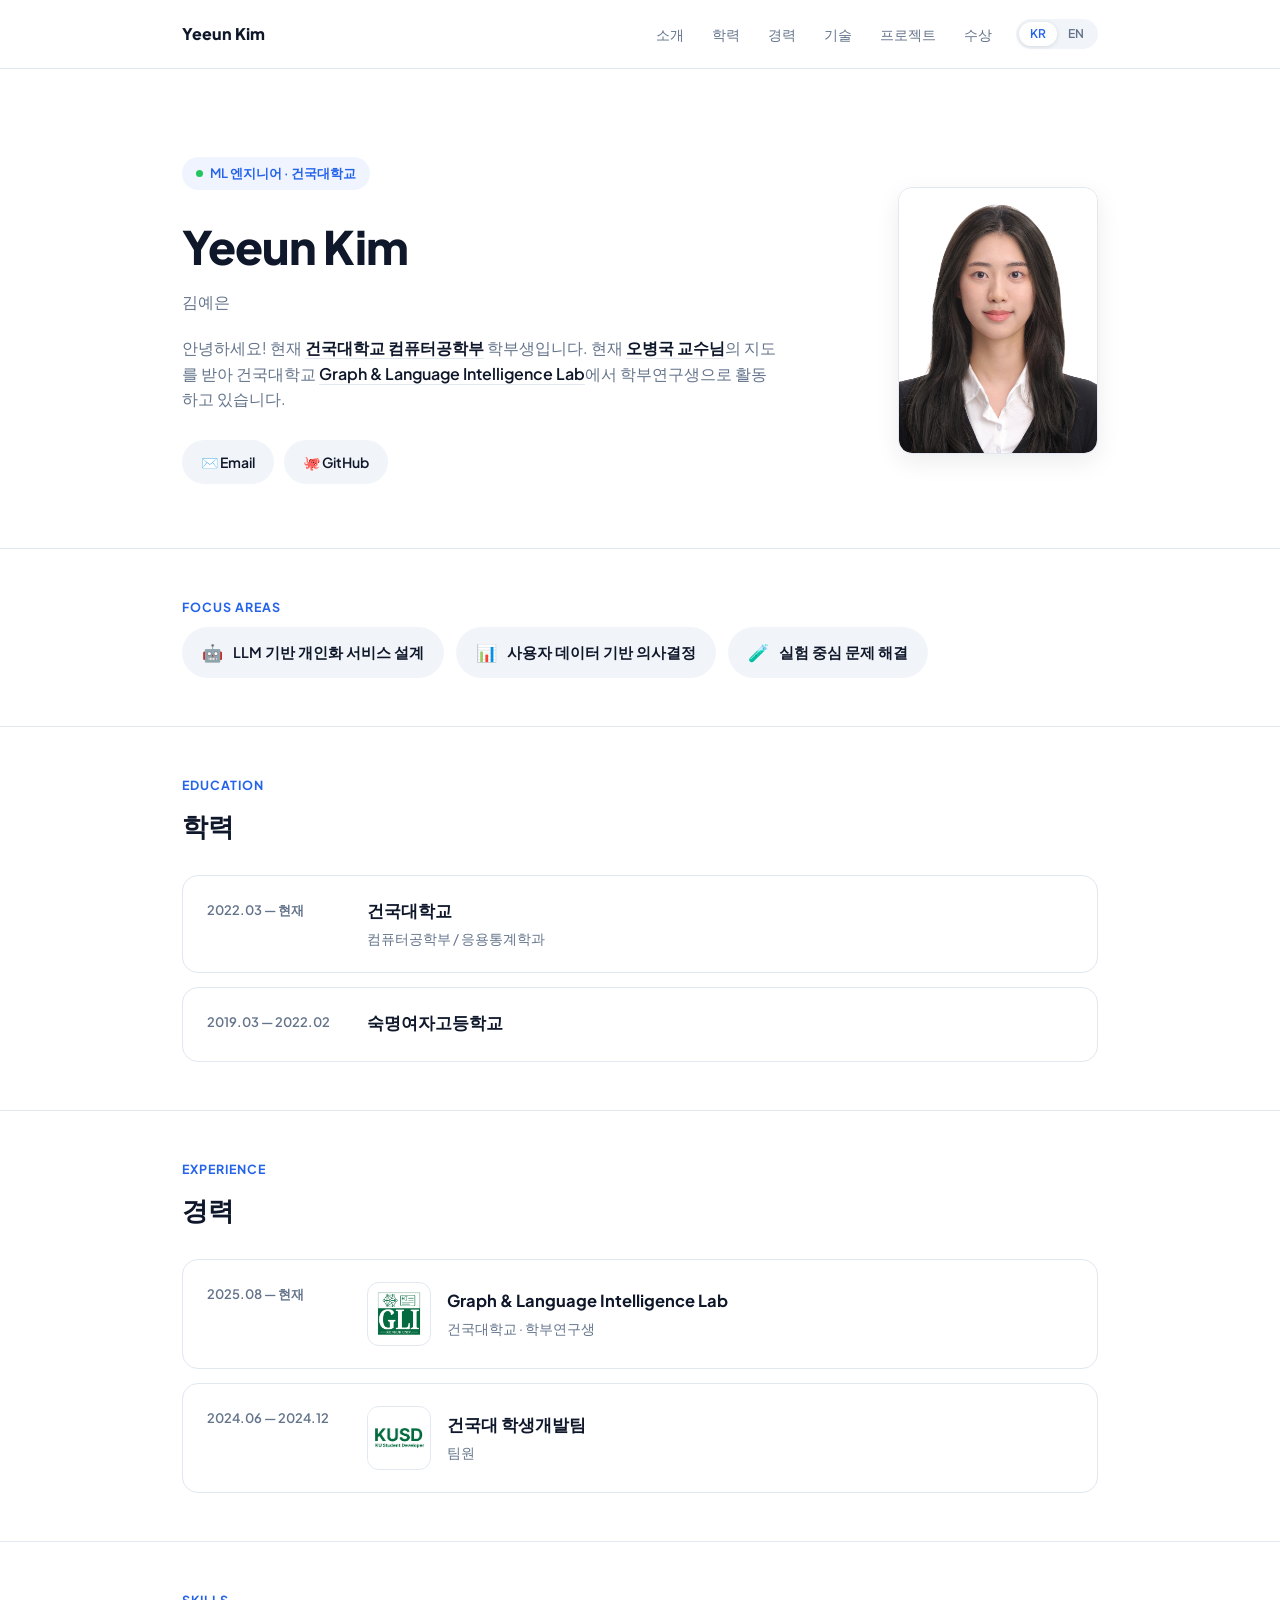
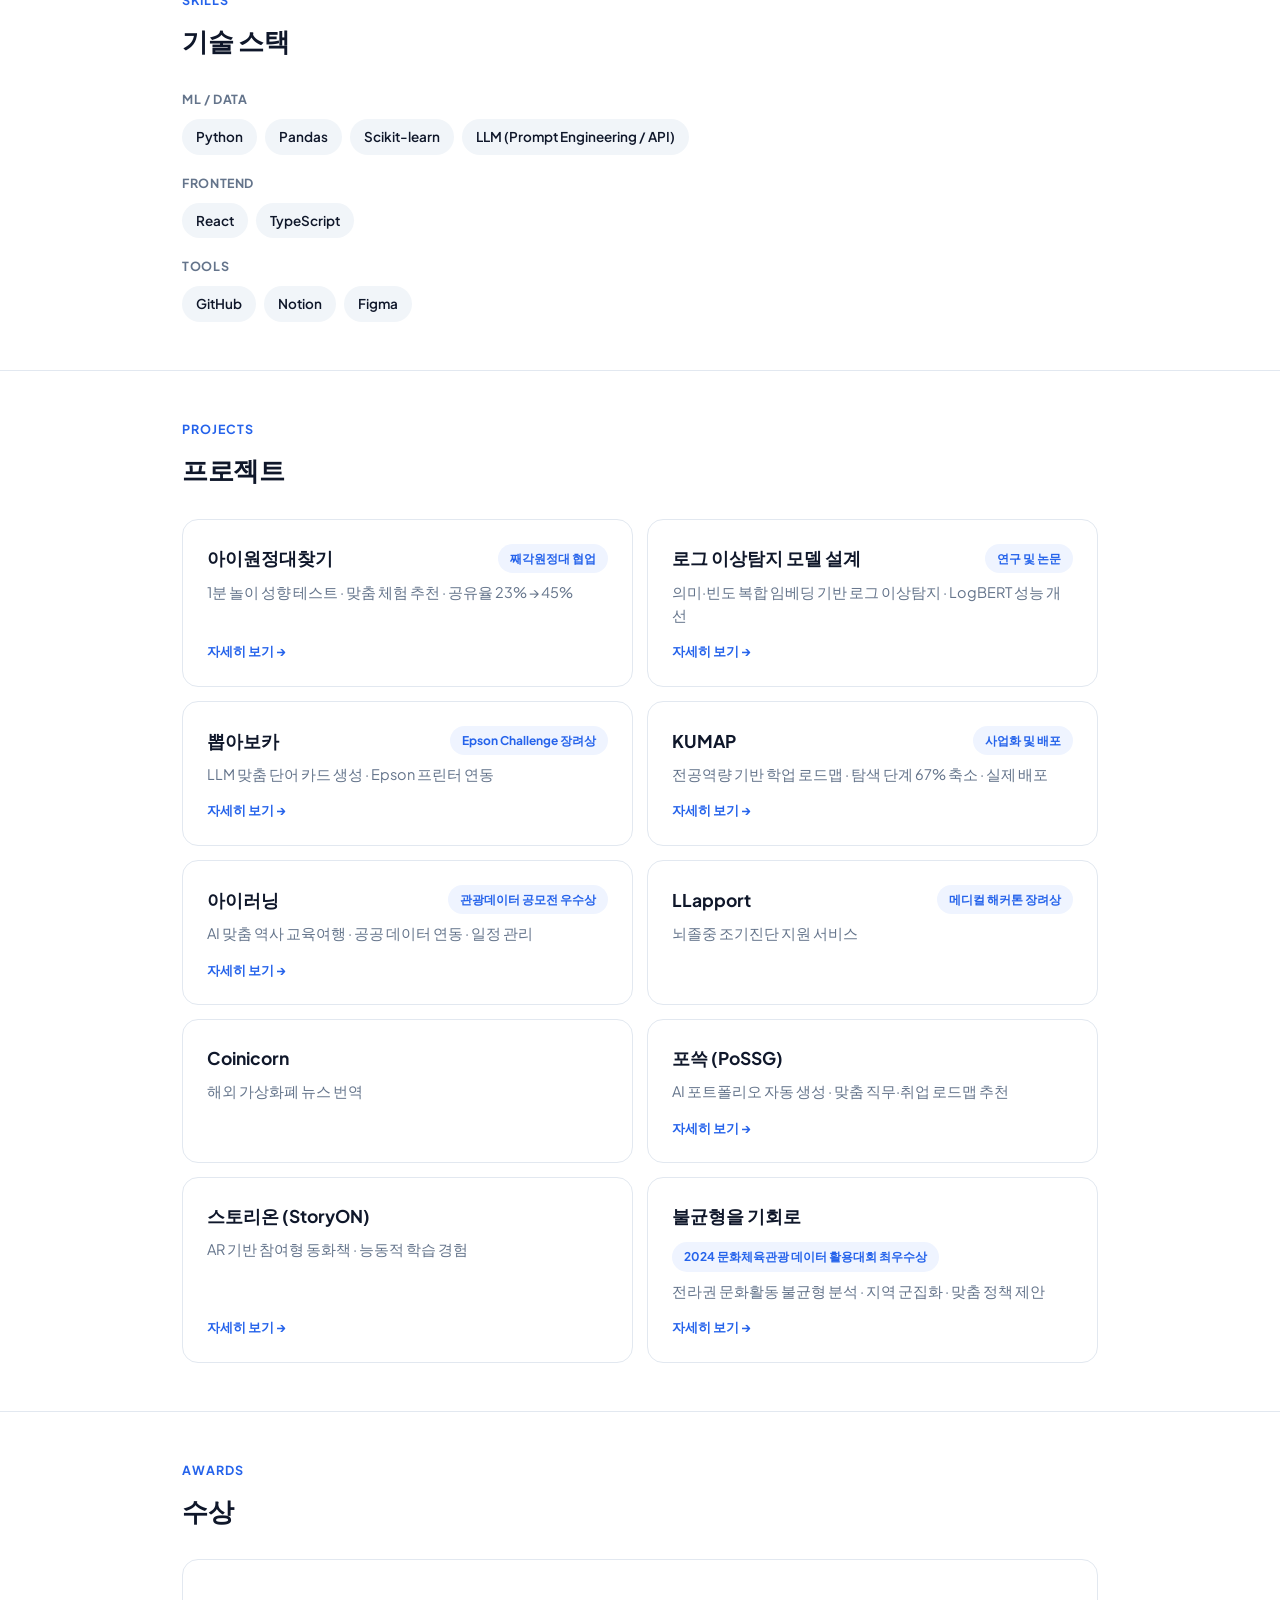
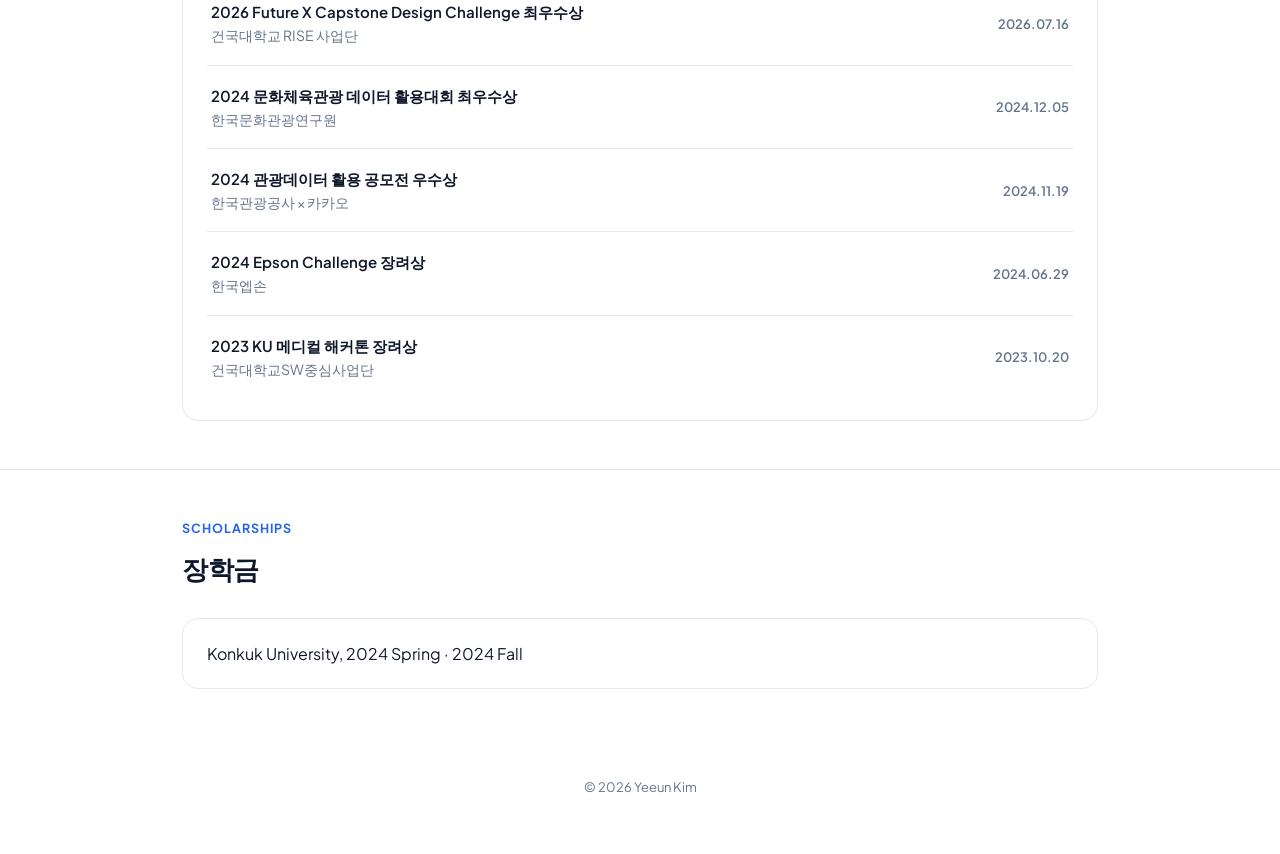
<file: index.html>
<!DOCTYPE html>
<html lang="ko">
  <head>
    <meta charset="UTF-8" />
    <meta name="viewport" content="width=device-width, initial-scale=1.0" />
    <title>Yeeun Kim</title>
    <link rel="preconnect" href="https://fonts.googleapis.com" />
    <link rel="preconnect" href="https://fonts.gstatic.com" crossorigin />
    <link
      href="https://fonts.googleapis.com/css2?family=Plus+Jakarta+Sans:wght@400;500;600;700;800&display=swap"
      rel="stylesheet"
    />
    <style>
      :root {
        --bg: #ffffff;
        --ink: #0f172a;
        --ink-soft: #64748b;
        --accent: #2563eb;
        --accent-soft: #eff4ff;
        --pill-bg: #f1f5f9;
        --line: #e2e8f0;
        --sans: 'Plus Jakarta Sans', -apple-system, sans-serif;
      }

      * {
        margin: 0;
        padding: 0;
        box-sizing: border-box;
      }
      html {
        scroll-behavior: smooth;
      }

      body {
        background: var(--bg);
        color: var(--ink);
        font-family: var(--sans);
        line-height: 1.6;
        -webkit-font-smoothing: antialiased;
      }

      a {
        color: var(--accent);
        text-decoration: none;
      }

      .wrap {
        max-width: 980px;
        margin: 0 auto;
        padding: 0 32px;
      }

      /* ---------- NAV ---------- */
      .navbar {
        position: sticky;
        top: 0;
        background: rgba(255, 255, 255, 0.85);
        backdrop-filter: blur(10px);
        border-bottom: 1px solid var(--line);
        z-index: 50;
      }
      .navbar .wrap {
        display: flex;
        align-items: center;
        justify-content: space-between;
        height: 68px;
      }
      .navbar .brand {
        font-weight: 800;
        font-size: 16px;
        color: var(--ink);
      }
      .navbar nav {
        display: flex;
        gap: 28px;
      }
      .nav-actions {
        display: flex;
        align-items: center;
        gap: 24px;
      }
      .navbar nav a {
        font-size: 14px;
        font-weight: 500;
        color: var(--ink-soft);
      }
      .navbar nav a:hover {
        color: var(--ink);
      }

      .language-toggle {
        display: flex;
        align-items: center;
        padding: 3px;
        background: var(--pill-bg);
        border-radius: 999px;
      }
      .language-toggle button {
        min-width: 38px;
        padding: 6px 9px;
        border: 0;
        border-radius: 999px;
        background: transparent;
        color: var(--ink-soft);
        font: 600 12px/1 var(--sans);
        cursor: pointer;
      }
      .language-toggle button[aria-pressed='true'] {
        background: #fff;
        color: var(--accent);
        box-shadow: 0 1px 4px rgba(15, 23, 42, 0.12);
      }

      /* ---------- HERO ---------- */
      .hero {
        padding: 88px 0 64px;
      }
      .hero-grid {
        display: flex;
        align-items: center;
        gap: 24px;
      }
      .hero-text {
        flex: 1;
      }

      .badge {
        display: inline-flex;
        align-items: center;
        gap: 7px;
        background: var(--accent-soft);
        color: var(--accent);
        font-size: 13px;
        font-weight: 600;
        padding: 6px 14px;
        border-radius: 999px;
        margin-bottom: 20px;
      }
      .badge .dot {
        width: 7px;
        height: 7px;
        border-radius: 50%;
        background: #22c55e;
      }

      .hero h1 {
        font-size: 46px;
        font-weight: 800;
        letter-spacing: -0.02em;
        margin-bottom: 6px;
      }
      .hero .kr {
        font-size: 16px;
        color: var(--ink-soft);
        font-weight: 500;
        margin-bottom: 20px;
      }
      .hero p.lede {
        font-size: 16px;
        color: var(--ink-soft);
        max-width: 600px;
        margin-bottom: 28px;
      }
      .hero p.lede a {
        color: var(--ink);
        font-weight: 600;
        border-bottom: 1px solid var(--line);
      }
      .hero p.lede a:hover {
        border-color: var(--accent);
        color: var(--accent);
      }

      .pill-links {
        display: flex;
        flex-wrap: wrap;
        gap: 10px;
      }
      .pill-btn {
        display: inline-flex;
        align-items: center;
        gap: 8px;
        background: var(--pill-bg);
        color: var(--ink);
        font-size: 14px;
        font-weight: 600;
        padding: 10px 18px;
        border-radius: 999px;
        border: 1px solid transparent;
        transition: all 0.15s ease;
      }
      .pill-btn:hover {
        background: var(--accent-soft);
        color: var(--accent);
        transform: translateY(-1px);
      }

      .avatar-wrap {
        flex-shrink: 0;
        width: 200px;
        aspect-ratio: 3 / 4;
        border: 1px solid var(--line);
        border-radius: 14px;
        background: #fff;
        display: flex;
        align-items: center;
        justify-content: center;
        overflow: hidden;
        box-shadow: 0 8px 24px rgba(15, 23, 42, 0.08);
      }
      .avatar-wrap .avatar-inner {
        width: 100%;
        height: 100%;
        border-radius: 13px;
        background: #fff;
        display: flex;
        align-items: center;
        justify-content: center;
        font-size: 52px;
        font-weight: 800;
        color: var(--accent);
        overflow: hidden;
      }
      .avatar-wrap img {
        width: 100%;
        height: 100%;
        object-fit: contain;
        object-position: center;
      }
      .avatar-wrap img[hidden] {
        display: none;
      }
      .avatar-wrap .initials[hidden] {
        display: none;
      }
      .avatar-wrap .initials {
        width: 100%;
        height: 100%;
        display: flex;
        align-items: center;
        justify-content: center;
      }

      /* ---------- SECTIONS ---------- */
      section {
        padding: 48px 0;
        border-top: 1px solid var(--line);
        scroll-margin-top: 84px;
      }
      section .eyebrow {
        font-size: 12.5px;
        font-weight: 700;
        text-transform: uppercase;
        letter-spacing: 0.08em;
        color: var(--accent);
        margin-bottom: 10px;
      }
      section h2 {
        font-size: 26px;
        font-weight: 800;
        letter-spacing: -0.01em;
        margin-bottom: 28px;
      }

      /* Focus pills (research interests style) */
      .focus-pills {
        display: flex;
        flex-wrap: wrap;
        gap: 12px;
      }
      .focus-pill {
        display: flex;
        align-items: center;
        gap: 10px;
        background: var(--pill-bg);
        border-radius: 999px;
        padding: 12px 20px;
        font-size: 14.5px;
        font-weight: 600;
        color: var(--ink);
      }
      .focus-pill .ico {
        font-size: 17px;
      }

      /* Cards for education / experience */
      .card-list {
        display: flex;
        flex-direction: column;
        gap: 14px;
      }
      .card {
        display: grid;
        grid-template-columns: 140px 1fr;
        gap: 20px;
        background: #fff;
        border: 1px solid var(--line);
        border-radius: 16px;
        padding: 22px 24px;
        transition: box-shadow 0.15s ease, border-color 0.15s ease;
      }
      .card:hover {
        box-shadow: 0 8px 24px rgba(15, 23, 42, 0.06);
        border-color: #d6deea;
      }
      .card .when {
        font-size: 13px;
        font-weight: 600;
        color: var(--ink-soft);
        padding-top: 2px;
      }
      .card .org {
        font-size: 16.5px;
        font-weight: 700;
        margin-bottom: 3px;
      }
      .card .role {
        font-size: 14px;
        color: var(--ink-soft);
      }
      .experience-main {
        display: flex;
        align-items: center;
        gap: 16px;
      }
      .experience-logo {
        width: 64px;
        height: 64px;
        flex-shrink: 0;
        display: flex;
        align-items: center;
        justify-content: center;
        overflow: hidden;
        background: #fff;
        border: 1px solid var(--line);
        border-radius: 12px;
      }
      .experience-logo img {
        width: 100%;
        height: 100%;
        object-fit: contain;
      }

      /* Skills */
      .skill-block {
        margin-bottom: 18px;
      }
      .skill-block:last-child {
        margin-bottom: 0;
      }
      .skill-block .cat {
        font-size: 12.5px;
        font-weight: 700;
        color: var(--ink-soft);
        text-transform: uppercase;
        letter-spacing: 0.05em;
        margin-bottom: 10px;
      }
      .tag-row {
        display: flex;
        flex-wrap: wrap;
        gap: 8px;
      }
      .tag {
        font-size: 13.5px;
        font-weight: 600;
        background: var(--pill-bg);
        border-radius: 999px;
        padding: 7px 14px;
      }

      /* Projects */
      .project-grid {
        display: grid;
        grid-template-columns: repeat(2, minmax(0, 1fr));
        gap: 14px;
      }
      .project-card {
        display: flex;
        flex-direction: column;
        background: #fff;
        color: var(--ink);
        border: 1px solid var(--line);
        border-radius: 16px;
        padding: 24px;
        margin-bottom: 0;
        transition: box-shadow 0.15s ease, border-color 0.15s ease,
          transform 0.15s ease;
      }
      .project-card:hover {
        box-shadow: 0 10px 28px rgba(15, 23, 42, 0.07);
        border-color: #d6deea;
        transform: translateY(-2px);
      }
      .project-card .top-row {
        display: flex;
        align-items: center;
        justify-content: space-between;
        gap: 12px;
        margin-bottom: 8px;
        flex-wrap: wrap;
      }
      .project-card .top-row .title {
        font-size: 17.5px;
        font-weight: 700;
        color: var(--ink);
      }
      .project-card:hover .top-row .title {
        color: var(--accent);
      }
      .award-chip {
        font-size: 12px;
        font-weight: 700;
        background: var(--accent-soft);
        color: var(--accent);
        padding: 5px 12px;
        border-radius: 999px;
        white-space: nowrap;
      }
      .project-card .desc {
        flex: 1;
        font-size: 14.5px;
        color: var(--ink-soft);
        max-width: 640px;
      }
      .view-more {
        display: inline-block;
        margin-top: 14px;
        color: var(--accent);
        font-size: 13px;
        font-weight: 700;
      }

      /* Awards */
      .culture-award{white-space:normal;max-width:100%;}
      .award-row {
        display: flex;
        align-items: center;
        justify-content: space-between;
        padding: 18px 4px;
        border-bottom: 1px solid var(--line);
      }
      .award-row:last-child {
        border-bottom: none;
      }
      .award-row .name {
        font-size: 15px;
        font-weight: 600;
      }
      .award-row .when {
        font-size: 13px;
        color: var(--ink-soft);
        font-weight: 600;
      }

      footer {
        padding: 40px 0 56px;
        text-align: center;
        font-size: 13px;
        color: var(--ink-soft);
      }

      /* ---------- RESPONSIVE ---------- */
      @media (max-width: 760px) {
        .project-grid {
          grid-template-columns: 1fr;
        }
        .navbar nav {
          display: none;
        }
        .nav-actions {
          gap: 0;
        }
        .wrap {
          padding: 0 20px;
        }
        .hero {
          padding: 48px 0 40px;
        }
        .hero-grid {
          flex-direction: column-reverse;
          gap: 16px;
          text-align: center;
        }
        .hero-text {
          display: flex;
          flex-direction: column;
          align-items: center;
        }
        .hero p.lede {
          text-align: center;
        }
        .pill-links {
          justify-content: center;
        }
        .hero h1 {
          font-size: 34px;
        }
        .avatar-wrap {
          width: 150px;
        }
        .avatar-wrap .avatar-inner {
          font-size: 38px;
        }
        .card {
          grid-template-columns: 1fr;
          gap: 6px;
        }
        .award-row {
          flex-direction: column;
          align-items: flex-start;
          gap: 4px;
        }
      }

      @media (prefers-reduced-motion: reduce) {
        * {
          transition: none !important;
          scroll-behavior: auto !important;
        }
      }

      :focus-visible {
        outline: 2px solid var(--accent);
        outline-offset: 2px;
      }
    </style>
  </head>
  <body>
    <div class="navbar">
      <div class="wrap">
        <div class="brand">Yeeun Kim</div>
        <div class="nav-actions">
          <nav aria-label="주요 메뉴" data-i18n-aria-label="nav.label">
            <a href="#about" data-i18n="nav.about">소개</a>
            <a href="#education" data-i18n="nav.education">학력</a>
            <a href="#experience" data-i18n="nav.experience">경력</a>
            <a href="#skills" data-i18n="nav.skills">기술</a>
            <a href="#projects" data-i18n="nav.projects">프로젝트</a>
            <a href="#awards" data-i18n="nav.awards">수상</a>
          </nav>
          <div class="language-toggle" role="group" aria-label="언어 선택">
            <button type="button" data-lang="ko" aria-pressed="true">KR</button>
            <button type="button" data-lang="en" aria-pressed="false">
              EN
            </button>
          </div>
        </div>
      </div>
    </div>

    <header class="hero" id="about">
      <div class="wrap">
        <div class="hero-grid">
          <div class="hero-text">
            <div class="badge">
              <span class="dot"></span
              ><span data-i18n="hero.badge">ML 엔지니어 · 건국대학교</span>
            </div>
            <h1>Yeeun Kim</h1>
            <div class="kr">김예은</div>
            <p class="lede" data-i18n-html="hero.lede">
              안녕하세요! 현재
              <a
                href="https://sicte.konkuk.ac.kr/sicte/index.do"
                target="_blank"
                rel="noopener noreferrer"
                >건국대학교 스마트ICT융합공학과</a
              >
              학부생입니다. 현재
              <a
                href="https://bkoh509.github.io/"
                target="_blank"
                rel="noopener noreferrer"
                >오병국 교수님</a
              >의 지도를 받아 건국대학교
              <a
                href="https://gli.konkuk.ac.kr/"
                target="_blank"
                rel="noopener noreferrer"
                >Graph &amp; Language Intelligence Lab</a
              >에서 학부연구생으로 활동하고 있습니다.
            </p>
            <div class="pill-links">
              <a class="pill-btn" href="mailto:yeeunkim512@gmail.com"
                >✉️ Email</a
              >
              <a
                class="pill-btn"
                href="https://github.com/katekim512"
                target="_blank"
                >🐙 GitHub</a
              >
            </div>
          </div>
          <div
            class="avatar-wrap"
            aria-label="김예은 프로필 사진"
            data-i18n-aria-label="hero.photo"
          >
            <div class="avatar-inner">
              <img
                src="./profile.jpg"
                alt="Yeeun Kim"
                onload="this.hidden=false;this.nextElementSibling.hidden=true"
                onerror="this.hidden=true;this.nextElementSibling.hidden=false"
                hidden
              />
              <div class="initials">YK</div>
            </div>
          </div>
        </div>
      </div>
    </header>

    <section id="focus">
      <div class="wrap">
        <div class="eyebrow">Focus Areas</div>
        <div class="focus-pills">
          <div class="focus-pill">
            <span class="ico">🤖</span
            ><span data-i18n="focus.one">LLM 기반 개인화 서비스 설계</span>
          </div>
          <div class="focus-pill">
            <span class="ico">📊</span
            ><span data-i18n="focus.two">사용자 데이터 기반 의사결정</span>
          </div>
          <div class="focus-pill">
            <span class="ico">🧪</span
            ><span data-i18n="focus.three">실험 중심 문제 해결</span>
          </div>
        </div>
      </div>
    </section>

    <section id="education">
      <div class="wrap">
        <div class="eyebrow">Education</div>
        <h2 data-i18n="education.title">학력</h2>
        <div class="card-list">
          <div class="card">
            <div class="when" data-i18n="date.university">2022.03 — 현재</div>
            <div>
              <div class="org" data-i18n="education.konkuk">건국대학교</div>
              <div class="role" data-i18n="education.major">
                컴퓨터공학부 / 응용통계학과
              </div>
            </div>
          </div>
          <div class="card">
            <div class="when">2019.03 — 2022.02</div>
            <div>
              <div class="org" data-i18n="education.highschool">
                숙명여자고등학교
              </div>
            </div>
          </div>
        </div>
      </div>
    </section>

    <section id="experience">
      <div class="wrap">
        <div class="eyebrow">Experience</div>
        <h2 data-i18n="experience.title">경력</h2>
        <div class="card-list">
          <div class="card">
            <div class="when" data-i18n="date.research">2025.08 — 현재</div>
            <div class="experience-main">
              <div class="experience-logo">
                <img
                  src="assets/gli.png"
                  alt="Graph &amp; Language Intelligence Lab 로고"
                />
              </div>
              <div>
                <div class="org">Graph &amp; Language Intelligence Lab</div>
                <div class="role" data-i18n="experience.researcher">
                  건국대학교 · 학부연구생
                </div>
              </div>
            </div>
          </div>
          <div class="card">
            <div class="when">2024.06 — 2024.12</div>
            <div class="experience-main">
              <div class="experience-logo">
                <img src="assets/kusd.png" alt="KU Student Developer 로고" />
              </div>
              <div>
                <div class="org" data-i18n="experience.devteam">
                  건국대 학생개발팀
                </div>
                <div class="role" data-i18n="experience.member">팀원</div>
              </div>
            </div>
          </div>
        </div>
      </div>
    </section>

    <section id="skills">
      <div class="wrap">
        <div class="eyebrow">Skills</div>
        <h2 data-i18n="skills.title">기술 스택</h2>
        <div class="skill-block">
          <div class="cat">ML / Data</div>
          <div class="tag-row">
            <span class="tag">Python</span>
            <span class="tag">Pandas</span>
            <span class="tag">Scikit-learn</span>
            <span class="tag">LLM (Prompt Engineering / API)</span>
          </div>
        </div>
        <div class="skill-block">
          <div class="cat">Frontend</div>
          <div class="tag-row">
            <span class="tag">React</span>
            <span class="tag">TypeScript</span>
          </div>
        </div>
        <div class="skill-block">
          <div class="cat">Tools</div>
          <div class="tag-row">
            <span class="tag">GitHub</span>
            <span class="tag">Notion</span>
            <span class="tag">Figma</span>
          </div>
        </div>
      </div>
    </section>

    <section id="projects">
      <div class="wrap">
        <div class="eyebrow">Projects</div>
        <h2 data-i18n="projects.title">프로젝트</h2>

        <div class="project-grid">
          <a class="project-card" href="projects/child-expedition.html">
            <div class="top-row">
              <span class="title" data-i18n="projects.expedition.title">아이원정대찾기</span>
              <span class="award-chip" data-i18n="projects.expedition.award">째각원정대 협업</span>
            </div>
            <p class="desc" data-i18n="projects.expedition.desc">1분 놀이 성향 테스트 · 맞춤 체험 추천 · 공유율 23% → 45%</p>
            <span class="view-more" data-i18n="projects.more">자세히 보기 →</span>
          </a>
          <a class="project-card" href="projects/log-anomaly-detection.html">
            <div class="top-row">
              <span class="title" data-i18n="projects.log.title"
                >로그 이상탐지 모델 설계</span
              >
              <span class="award-chip" data-i18n="projects.log.award"
                >연구 및 논문</span
              >
            </div>
            <p class="desc" data-i18n="projects.log.desc">의미·빈도 복합 임베딩 기반 로그 이상탐지 · LogBERT 성능 개선</p>
            <span class="view-more" data-i18n="projects.more"
              >자세히 보기 →</span
            >
          </a>

          <a class="project-card" href="projects/bbobavoca.html">
            <div class="top-row">
              <span class="title">뽑아보카</span>
              <span class="award-chip" data-i18n="projects.bboba.award"
                >Epson Challenge 장려상</span
              >
            </div>
            <p class="desc" data-i18n="projects.bboba.desc">LLM 맞춤 단어 카드 생성 · Epson 프린터 연동</p>
            <span class="view-more" data-i18n="projects.more"
              >자세히 보기 →</span
            >
          </a>

          <a class="project-card" href="projects/kumap.html">
            <div class="top-row">
              <span class="title">KUMAP</span>
              <span class="award-chip" data-i18n="projects.kumap.award"
                >사업화 및 배포</span
              >
            </div>
            <p class="desc" data-i18n="projects.kumap.desc">전공역량 기반 학업 로드맵 · 탐색 단계 67% 축소 · 실제 배포</p>
            <span class="view-more" data-i18n="projects.more"
              >자세히 보기 →</span
            >
          </a>

          <a class="project-card" href="projects/ai-learning.html">
            <div class="top-row">
              <span class="title">아이러닝</span>
              <span class="award-chip" data-i18n="projects.ilearning.award"
                >관광데이터 공모전 우수상</span
              >
            </div>
            <p class="desc" data-i18n="projects.ilearning.desc">AI 맞춤 역사 교육여행 · 공공 데이터 연동 · 일정 관리</p>
            <span class="view-more" data-i18n="projects.more"
              >자세히 보기 →</span
            >
          </a>

          <a
            class="project-card"
            href="https://github.com/katekim512/LLapport.git"
            target="_blank"
            rel="noopener noreferrer"
          >
            <div class="top-row">
              <span class="title">LLapport</span>
              <span class="award-chip" data-i18n="projects.llapport.award"
                >메디컬 해커톤 장려상</span
              >
            </div>
            <p class="desc" data-i18n="projects.llapport.desc">뇌졸중 조기진단 지원 서비스</p>
          </a>

          <a
            class="project-card"
            href="https://github.com/katekim512/Conicorn.git"
            target="_blank"
            rel="noopener noreferrer"
          >
            <div class="top-row"><span class="title">Coinicorn</span></div>
            <p class="desc" data-i18n="projects.coinicorn.desc">해외 가상화폐 뉴스 번역</p>
          </a>

          <a class="project-card" href="projects/possg.html">
            <div class="top-row"><span class="title">포쓱 (PoSSG)</span></div>
            <p class="desc" data-i18n="projects.possg.desc">AI 포트폴리오 자동 생성 · 맞춤 직무·취업 로드맵 추천</p>
            <span class="view-more" data-i18n="projects.more"
              >자세히 보기 →</span
            >
          </a>

          <a class="project-card" href="projects/storyon.html">
            <div class="top-row">
              <span class="title">스토리온 (StoryON)</span>
            </div>
            <p class="desc" data-i18n="projects.storyon.desc">AR 기반 참여형 동화책 · 능동적 학습 경험</p>
            <span class="view-more" data-i18n="projects.more"
              >자세히 보기 →</span
            >
          </a>

          <a class="project-card" href="projects/culture-data.html">
            <div class="top-row">
              <span class="title" data-i18n="projects.culture.title"
                >불균형을 기회로</span
              >
              <span class="award-chip culture-award" data-i18n="projects.culture.award">2024 문화체육관광 데이터 활용대회 최우수상</span>
            </div>
            <p class="desc" data-i18n="projects.culture.desc">전라권 문화활동 불균형 분석 · 지역 군집화 · 맞춤 정책 제안</p>
            <span class="view-more" data-i18n="projects.more"
              >자세히 보기 →</span
            >
          </a>
        </div>
      </div>
    </section>

    <section id="awards">
      <div class="wrap">
        <div class="eyebrow">Awards</div>
        <h2 data-i18n="awards.title">수상</h2>
        <div class="card" style="display: block; border-radius: 16px">
          <div class="award-row">
            <div>
              <div class="name" data-i18n="awards.capstone">2026 Future X Capstone Design Challenge 최우수상</div>
              <div class="role" data-i18n="awards.capstone.org">건국대학교 RISE 사업단</div>
            </div>
            <div class="when">2026.07.16</div>
          </div>
          <div class="award-row">
            <div>
            <div class="name" data-i18n="awards.one">
              2024 문화체육관광 데이터 활용대회 최우수상
            </div>
            <div class="role" data-i18n="awards.one.org">한국문화관광연구원</div>
            </div>
            <div class="when">2024.12.05</div>
          </div>
          <div class="award-row">
            <div>
            <div class="name" data-i18n="awards.two">
              2024 관광데이터 활용 공모전 우수상
            </div>
            <div class="role" data-i18n="awards.two.org">한국관광공사 × 카카오</div>
            </div>
            <div class="when">2024.11.19</div>
          </div>
          <div class="award-row">
            <div>
            <div class="name" data-i18n="awards.three">
              2024 Epson Challenge 장려상
            </div>
            <div class="role" data-i18n="awards.three.org">한국엡손</div>
            </div>
            <div class="when">2024.06.29</div>
          </div>
          <div class="award-row">
            <div>
            <div class="name" data-i18n="awards.four">
              2023 KU 메디컬 해커톤 장려상
            </div>
            <div class="role" data-i18n="awards.four.org">건국대학교SW중심사업단</div>
            </div>
            <div class="when">2023.10.20</div>
          </div>
        </div>
      </div>
    </section>

    <section id="scholarships">
      <div class="wrap">
        <div class="eyebrow">Scholarships</div>
        <h2 data-i18n="scholarships.title">장학금</h2>
        <div class="card" style="display:block">
          <div class="name">Konkuk University, 2024 Spring · 2024 Fall</div>
        </div>
      </div>
    </section>

    <footer>© 2026 Yeeun Kim</footer>

    <script>
      const translations = {
        ko: {
          'nav.label': '주요 메뉴',
          'nav.about': '소개',
          'nav.education': '학력',
          'nav.experience': '경력',
          'nav.skills': '기술',
          'nav.projects': '프로젝트',
          'nav.awards': '수상',
          'hero.badge': 'ML 엔지니어 · 건국대학교',
          'hero.photo': '김예은 프로필 사진',
          'hero.lede':
            '안녕하세요! 현재 <a href="https://cse.konkuk.ac.kr/cse/index.do" target="_blank" rel="noopener noreferrer">건국대학교 컴퓨터공학부</a> 학부생입니다. 현재 <a href="https://bkoh509.github.io/" target="_blank" rel="noopener noreferrer">오병국 교수님</a>의 지도를 받아 건국대학교 <a href="https://gli.konkuk.ac.kr/" target="_blank" rel="noopener noreferrer">Graph &amp; Language Intelligence Lab</a>에서 학부연구생으로 활동하고 있습니다.',
          'focus.title': '지금 집중하는 것',
          'focus.one': 'LLM 기반 개인화 서비스 설계',
          'focus.two': '사용자 데이터 기반 의사결정',
          'focus.three': '실험 중심 문제 해결',
          'education.title': '학력',
          'education.konkuk': '건국대학교',
          'education.major': '컴퓨터공학부 / 응용통계학과',
          'education.highschool': '숙명여자고등학교',
          'date.university': '2022.03 — 현재',
          'date.research': '2025.08 — 현재',
          'experience.title': '경력',
          'experience.researcher': '건국대학교 · 학부연구생',
          'experience.devteam': '건국대 학생개발팀',
          'experience.member': '팀원',
          'skills.title': '기술 스택',
          'projects.title': '프로젝트',
          'projects.expedition.title': '아이원정대찾기',
          'projects.expedition.award': '째각원정대 협업',
          'projects.expedition.desc': '1분 놀이 성향 테스트 · 맞춤 체험 추천 · 공유율 23% → 45%',
          'projects.log.title': '로그 이상탐지 모델 설계',
          'projects.log.award': '연구 및 논문',
          'projects.log.desc':
            '의미·빈도 복합 임베딩 기반 로그 이상탐지 · LogBERT 성능 개선',
          'projects.bboba.award': 'Epson Challenge 장려상',
          'projects.bboba.desc':
            'LLM 맞춤 단어 카드 생성 · Epson 프린터 연동',
          'projects.kumap.award': '사업화 및 배포',
          'projects.kumap.desc':
            '전공역량 기반 학업 로드맵 · 탐색 단계 67% 축소 · 실제 배포',
          'projects.ilearning.award': '관광데이터 공모전 우수상',
          'projects.ilearning.desc':
            'AI 맞춤 역사 교육여행 · 공공 데이터 연동 · 일정 관리',
          'projects.llapport.award': '메디컬 해커톤 장려상',
          'projects.llapport.desc': '뇌졸중 조기진단 지원 서비스',
          'projects.coinicorn.desc':
            '해외 가상화폐 뉴스 번역',
          'projects.possg.desc':
            'AI 포트폴리오 자동 생성 · 맞춤 직무·취업 로드맵 추천',
          'projects.storyon.desc':
            'AR 기반 참여형 동화책 · 능동적 학습 경험',
          'projects.culture.title': '불균형을 기회로',
          'projects.culture.award': '2024 문화체육관광 데이터 활용대회 최우수상',
          'projects.culture.desc':
            '전라권 문화활동 불균형 분석 · 지역 군집화 · 맞춤 정책 제안',
          'projects.more': '자세히 보기 →',
          'awards.title': '수상',
          'awards.capstone': '2026 Future X Capstone Design Challenge 최우수상',
          'awards.capstone.org': '건국대학교 RISE 사업단',
          'awards.one': '2024 문화체육관광 데이터 활용대회 최우수상',
          'awards.one.org': '한국문화관광연구원',
          'awards.two': '2024 관광데이터 활용 공모전 우수상',
          'awards.two.org': '한국관광공사 × 카카오',
          'awards.three': '2024 Epson Challenge 장려상',
          'awards.three.org': '한국엡손',
          'awards.four': '2023 KU 메디컬 해커톤 장려상',
          'awards.four.org': '건국대학교SW중심사업단',
          'scholarships.title': '장학금',
        },
        en: {
          'nav.label': 'Main navigation',
          'nav.about': 'About',
          'nav.education': 'Education',
          'nav.experience': 'Experience',
          'nav.skills': 'Skills',
          'nav.projects': 'Projects',
          'nav.awards': 'Awards',
          'hero.badge': 'ML Engineer · Konkuk University',
          'hero.photo': 'Yeeun Kim profile photo',
          'hero.lede':
            'Hello! I am currently an undergraduate student in the <a href="https://sicte.konkuk.ac.kr/sicte/index.do" target="_blank" rel="noopener noreferrer">Department of Smart ICT Convergence Engineering</a> at <a href="https://www.konkuk.ac.kr/" target="_blank" rel="noopener noreferrer">Konkuk University</a>. I am also working as an undergraduate researcher at the <a href="https://gli.konkuk.ac.kr/" target="_blank" rel="noopener noreferrer">Graph &amp; Language Intelligence Lab</a>, Konkuk University, advised by Prof. <a href="https://bkoh509.github.io/" target="_blank" rel="noopener noreferrer">Byungkook Oh</a>.',
          'focus.title': 'What I Focus On',
          'focus.one': 'LLM-powered personalized services',
          'focus.two': 'Data-informed product decisions',
          'focus.three': 'Experiment-driven problem solving',
          'education.title': 'Education',
          'education.konkuk': 'Konkuk University',
          'education.major':
            'Computer Science and Engineering / Applied Statistics',
          'education.highschool': 'Sookmyung Girls’ High School',
          'date.university': 'Mar 2022 — Present',
          'date.research': 'Aug 2025 — Present',
          'experience.title': 'Experience',
          'experience.researcher':
            'Konkuk University · Undergraduate Researcher',
          'experience.devteam': 'Konkuk University Student Development Team',
          'experience.member': 'Team Member',
          'skills.title': 'Tech Stack',
          'projects.title': 'Projects',
          'projects.expedition.title': 'Find Your Child’s Expedition',
          'projects.expedition.award': 'Tictoc Expedition Collaboration',
          'projects.expedition.desc': 'One-minute play-style quiz · Personalized activities · Share rate 23% → 45%',
          'projects.log.title': 'Log Anomaly Detection Model',
          'projects.log.award': 'Research & Paper',
          'projects.log.desc':
            'Semantic & frequency-aware log embeddings · Improved LogBERT detection',
          'projects.bboba.award': 'Epson Challenge Honorable Mention',
          'projects.bboba.desc':
            'LLM-generated vocabulary cards · Epson printing integration',
          'projects.kumap.award': 'Commercialized & Deployed',
          'projects.kumap.desc':
            'Competency-based academic roadmaps · 67% fewer navigation steps · Deployed',
          'projects.ilearning.award':
            'Tourism Data Competition Excellence Award',
          'projects.ilearning.desc':
            'AI history-learning trips · Public data integration · Itinerary planning',
          'projects.llapport.award': 'Medical Hackathon Honorable Mention',
          'projects.llapport.desc':
            'Early stroke detection support',
          'projects.coinicorn.desc':
            'International cryptocurrency news translation',
          'projects.possg.desc':
            'AI portfolio generation · Personalized career and role recommendations',
          'projects.storyon.desc':
            'Interactive AR storybooks · Active learning',
          'projects.culture.title': 'Turning Imbalance into Opportunity',
          'projects.culture.award': '2024 Culture, Sports & Tourism Data Competition · Top Excellence Award',
          'projects.culture.desc':
            'Cultural participation gap analysis · Regional clustering · Tailored policy proposals',
          'projects.more': 'View details →',
          'awards.title': 'Awards',
          'awards.capstone': 'Top Excellence Award, 2026 Future X Capstone Design Challenge',
          'awards.capstone.org': 'Konkuk University RISE Project Group',
          'awards.one.org': 'Korea Culture & Tourism Institute',
          'awards.two.org': 'Korea Tourism Organization × Kakao',
          'scholarships.title': 'Scholarships',
          'awards.one':
            'Top Excellence Award, 2024 Culture, Sports & Tourism Data Utilization Competition',
          'awards.two': 'Excellence Award, 2024 Tourism Data Competition',
          'awards.three': 'Honorable Mention, 2024 Epson Challenge',
          'awards.three.org': 'Epson Korea',
          'awards.four': 'Honorable Mention, 2023 KU Medical Hackathon',
          'awards.four.org': 'Konkuk University SW-Centered University Project Group',
        },
      }

      const languageButtons = document.querySelectorAll('[data-lang]')

      function setLanguage(lang) {
        const dictionary = translations[lang]
        document.documentElement.lang = lang
        document.querySelectorAll('[data-i18n]').forEach(element => {
          element.textContent = dictionary[element.dataset.i18n]
        })
        document.querySelectorAll('[data-i18n-html]').forEach(element => {
          element.innerHTML = dictionary[element.dataset.i18nHtml]
        })
        document.querySelectorAll('[data-i18n-aria-label]').forEach(element => {
          element.setAttribute(
            'aria-label',
            dictionary[element.dataset.i18nAriaLabel],
          )
        })
        languageButtons.forEach(button => {
          button.setAttribute(
            'aria-pressed',
            String(button.dataset.lang === lang),
          )
        })
        document
          .querySelector('.language-toggle')
          .setAttribute(
            'aria-label',
            lang === 'ko' ? '언어 선택' : 'Select language',
          )
        localStorage.setItem('language', lang)
      }

      languageButtons.forEach(button => {
        button.addEventListener('click', () => setLanguage(button.dataset.lang))
      })

      setLanguage(localStorage.getItem('language') === 'en' ? 'en' : 'ko')
    </script>
  </body>
</html>
</file>
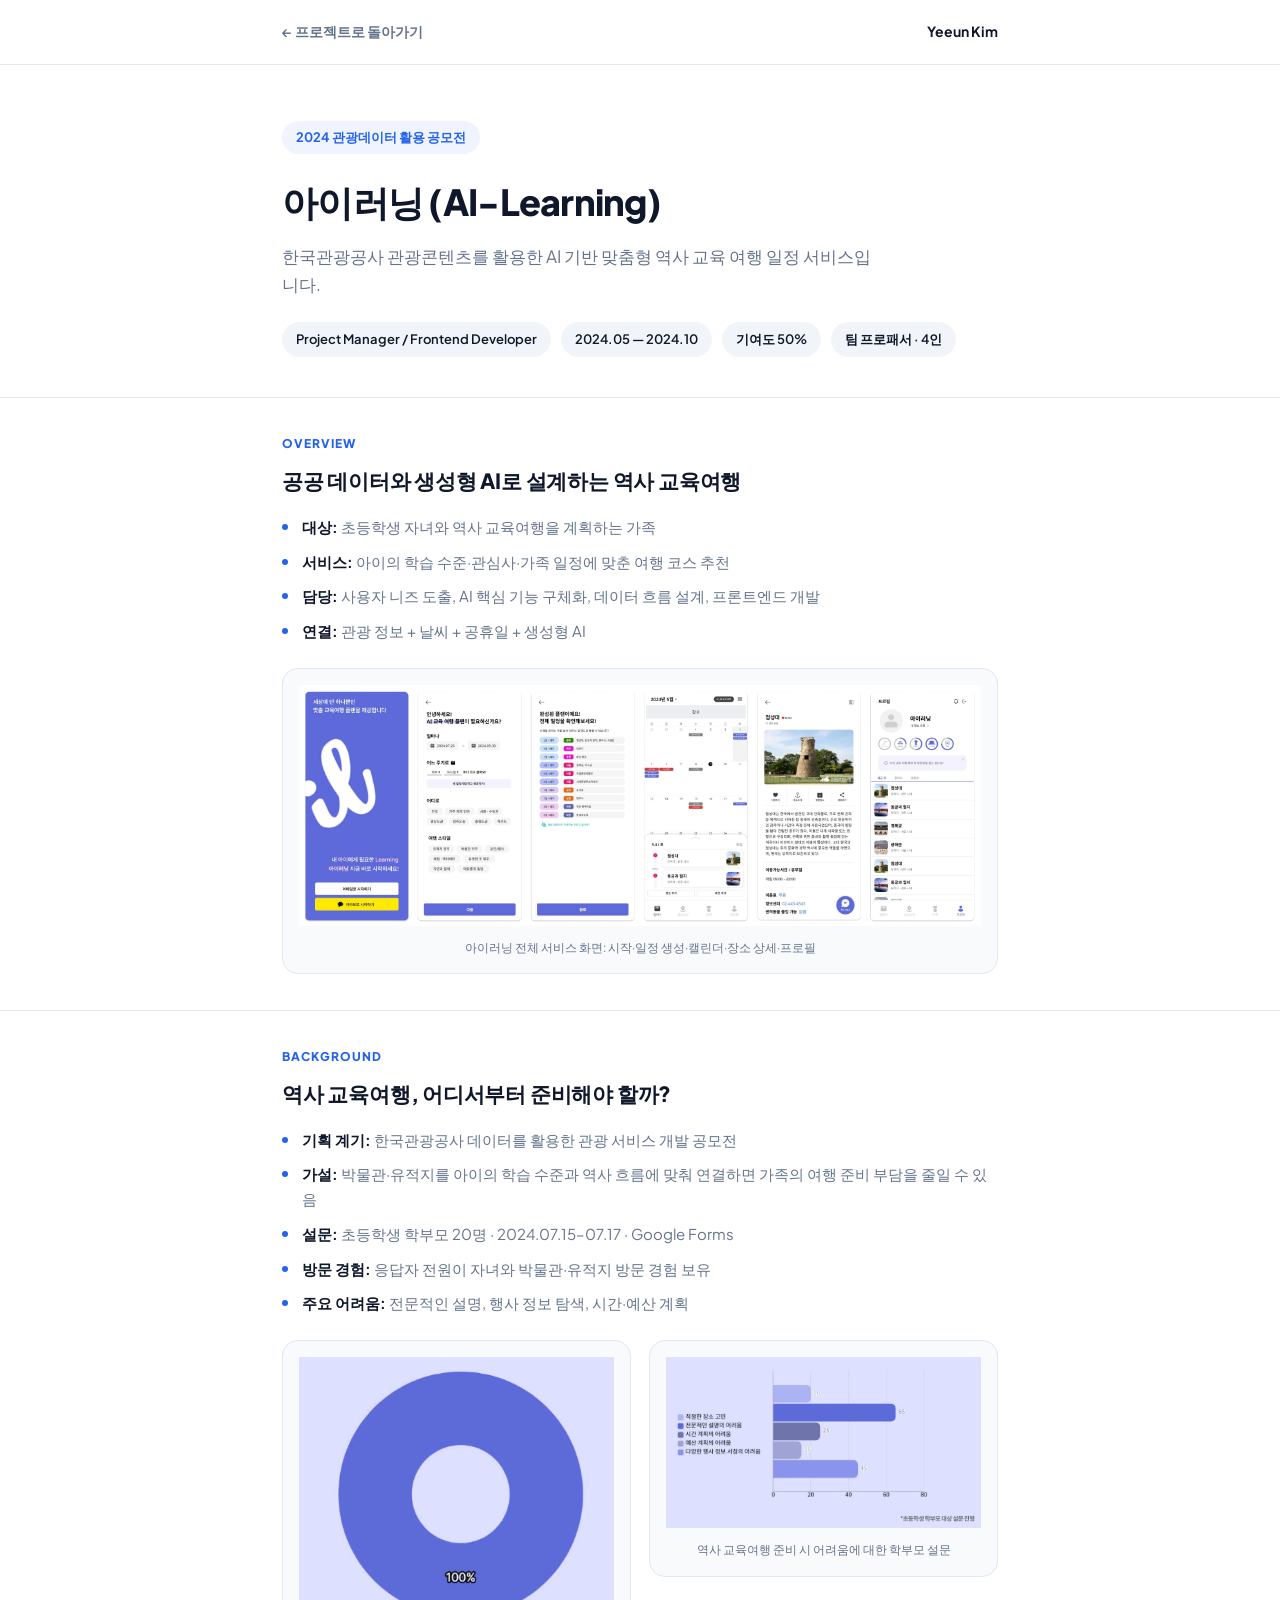
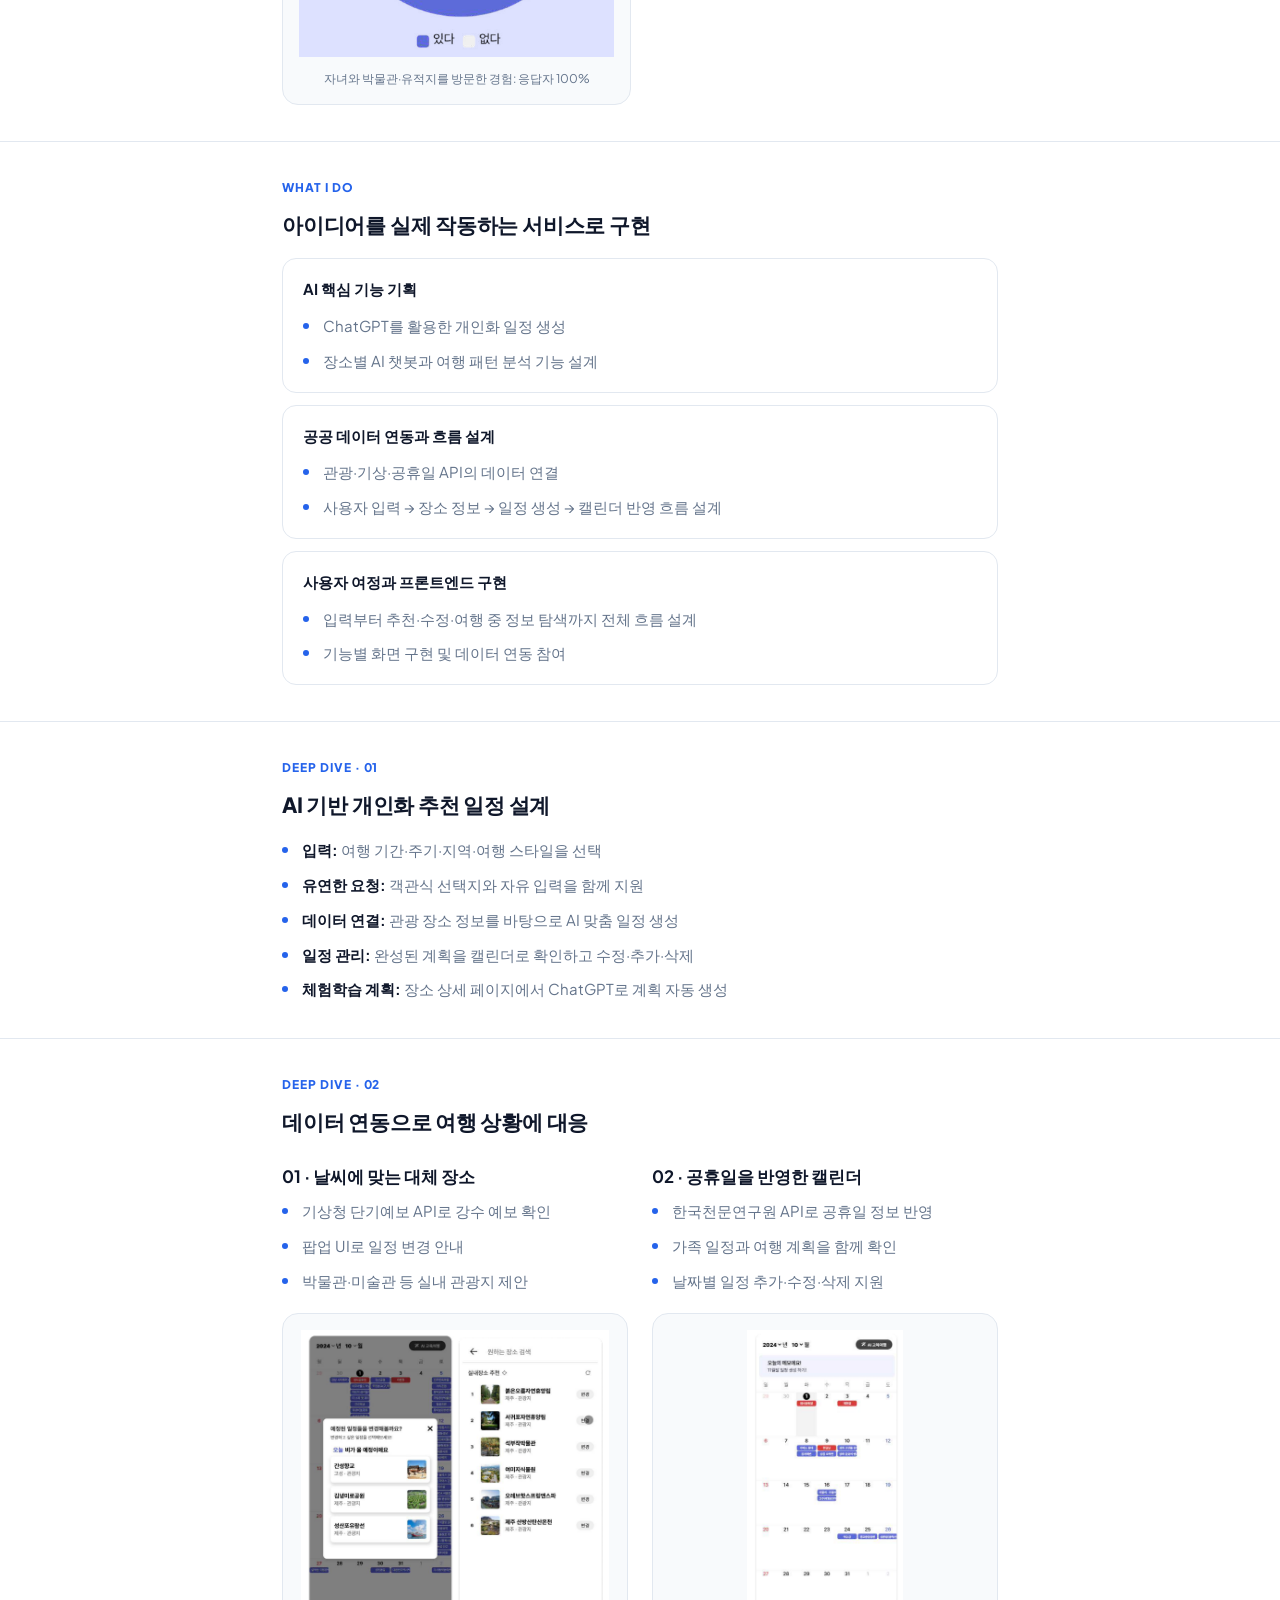
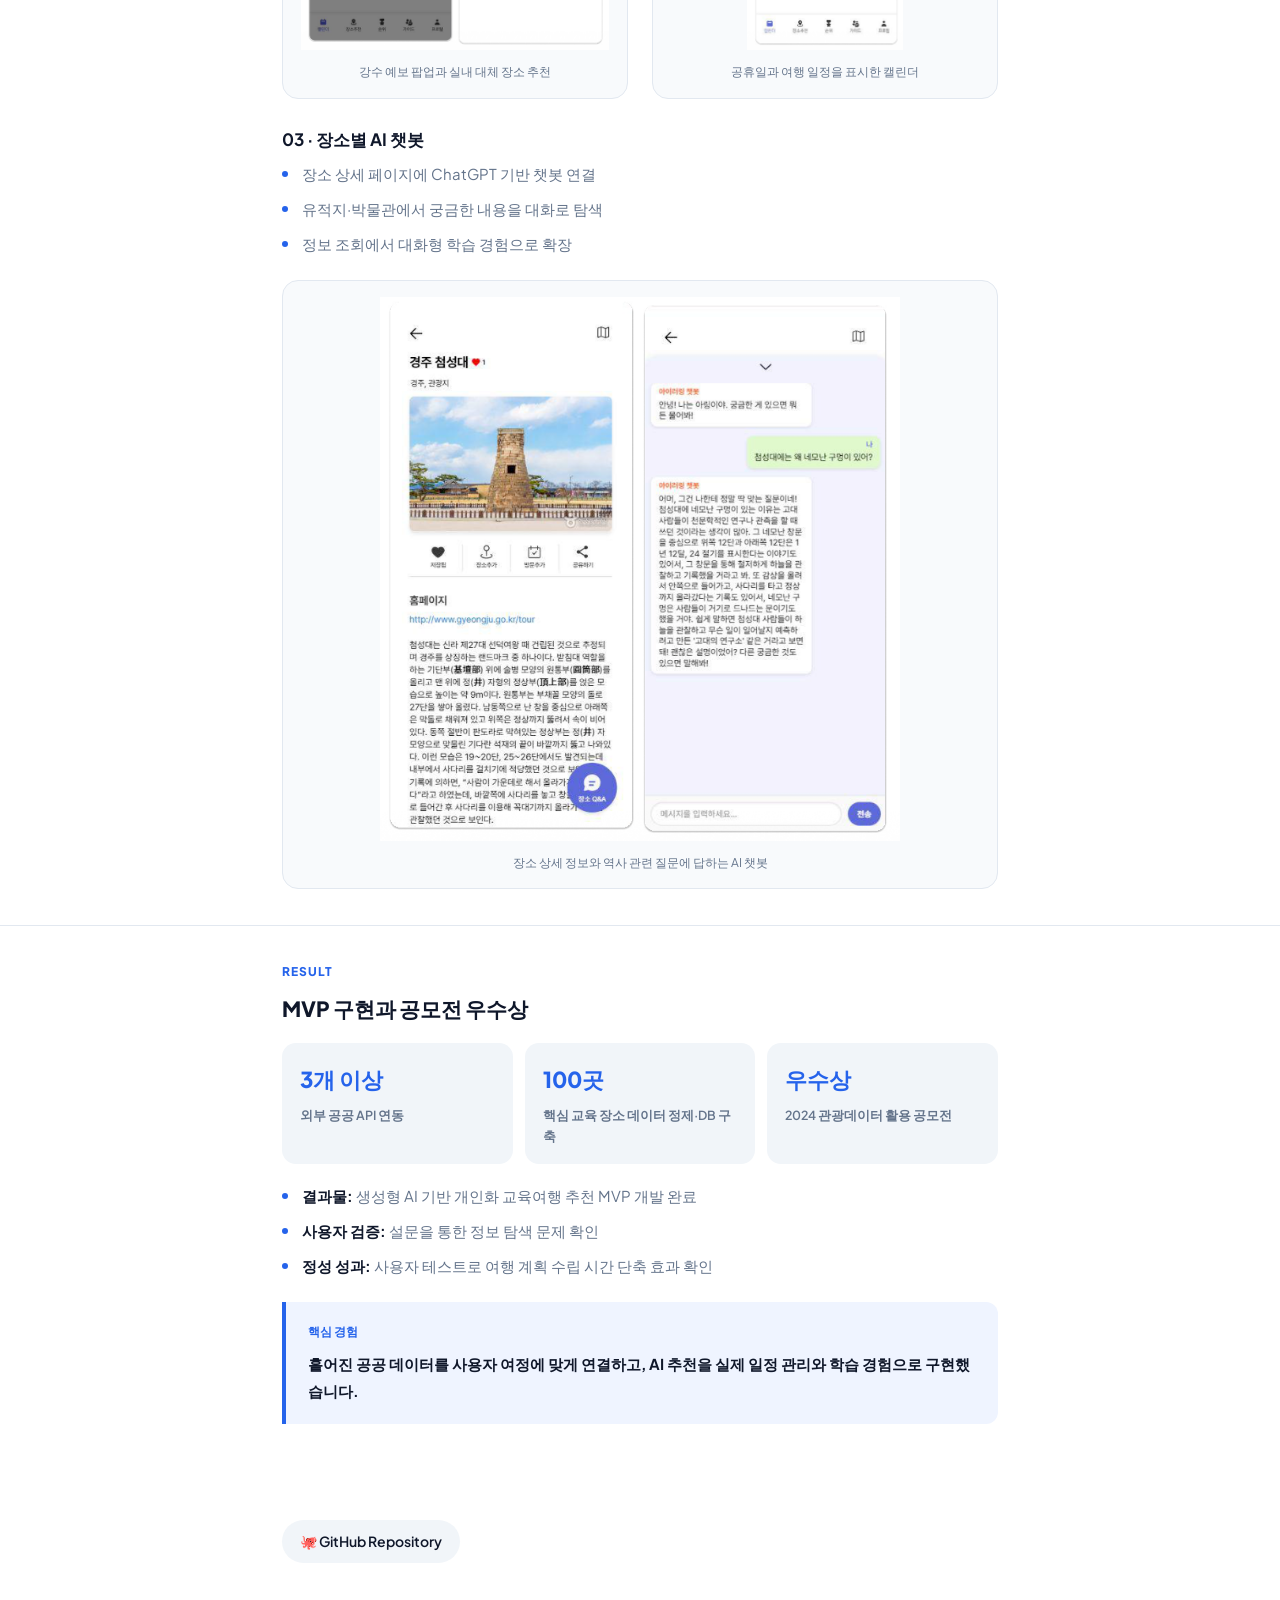
<file: projects/ai-learning.html>
<!DOCTYPE html>
<html lang="ko">
<head>
<meta charset="UTF-8">
<meta name="viewport" content="width=device-width, initial-scale=1.0">
<title>아이러닝 — Yeeun Kim</title>
<link rel="preconnect" href="https://fonts.googleapis.com">
<link rel="preconnect" href="https://fonts.gstatic.com" crossorigin>
<link href="https://fonts.googleapis.com/css2?family=Plus+Jakarta+Sans:wght@400;500;600;700;800&display=swap" rel="stylesheet">
<link rel="stylesheet" href="project.css">
</head>
<body>

<div class="topbar">
  <div class="wrap">
    <a class="back-link" href="../index.html#projects">← 프로젝트로 돌아가기</a>
    <div class="brand">Yeeun Kim</div>
  </div>
</div>

<header class="proj-hero">
  <div class="wrap">
    <div class="kicker">2024 관광데이터 활용 공모전</div>
    <h1>아이러닝 (AI-Learning)</h1>
    <p class="subtitle">한국관광공사 관광콘텐츠를 활용한 AI 기반 맞춤형 역사 교육 여행 일정 서비스입니다.</p>
    <div class="meta-row">
      <span class="meta-chip">Project Manager / Frontend Developer</span><span class="meta-chip">2024.05 — 2024.10</span><span class="meta-chip">기여도 50%</span>
      <span class="meta-chip">팀 프로패서 · 4인</span>
    </div>
  </div>
</header>

<section class="proj-section"><div class="wrap"><div class="case-stage">OVERVIEW</div><h2>공공 데이터와 생성형 AI로 설계하는 역사 교육여행</h2><ul><li><strong>대상:</strong> 초등학생 자녀와 역사 교육여행을 계획하는 가족</li><li><strong>서비스:</strong> 아이의 학습 수준·관심사·가족 일정에 맞춘 여행 코스 추천</li><li><strong>담당:</strong> 사용자 니즈 도출, AI 핵심 기능 구체화, 데이터 흐름 설계, 프론트엔드 개발</li><li><strong>연결:</strong> 관광 정보 + 날씨 + 공휴일 + 생성형 AI</li></ul><figure class="case-figure"><a href="images/ai-learning/service-overview.png" target="_blank" rel="noopener"><img src="images/ai-learning/service-overview.png" alt="아이러닝 전체 서비스 화면: 시작·일정 생성·캘린더·장소 상세·프로필" loading="lazy"></a><figcaption>아이러닝 전체 서비스 화면: 시작·일정 생성·캘린더·장소 상세·프로필</figcaption></figure></div></section>
<section class="proj-section"><div class="wrap"><div class="case-stage">BACKGROUND</div><h2>역사 교육여행, 어디서부터 준비해야 할까?</h2><ul><li><strong>기획 계기:</strong> 한국관광공사 데이터를 활용한 관광 서비스 개발 공모전</li><li><strong>가설:</strong> 박물관·유적지를 아이의 학습 수준과 역사 흐름에 맞춰 연결하면 가족의 여행 준비 부담을 줄일 수 있음</li><li><strong>설문:</strong> 초등학생 학부모 20명 · 2024.07.15–07.17 · Google Forms</li><li><strong>방문 경험:</strong> 응답자 전원이 자녀와 박물관·유적지 방문 경험 보유</li><li><strong>주요 어려움:</strong> 전문적인 설명, 행사 정보 탐색, 시간·예산 계획</li></ul><div class="case-grid"><figure class="case-figure"><a href="images/ai-learning/survey-experience.png" target="_blank" rel="noopener"><img src="images/ai-learning/survey-experience.png" alt="자녀와 박물관·유적지를 방문한 경험: 응답자 100%" loading="lazy"></a><figcaption>자녀와 박물관·유적지를 방문한 경험: 응답자 100%</figcaption></figure><figure class="case-figure"><a href="images/ai-learning/survey-difficulties.png" target="_blank" rel="noopener"><img src="images/ai-learning/survey-difficulties.png" alt="역사 교육여행 준비 시 어려움에 대한 학부모 설문" loading="lazy"></a><figcaption>역사 교육여행 준비 시 어려움에 대한 학부모 설문</figcaption></figure></div></div></section>
<section class="proj-section"><div class="wrap"><div class="case-stage">WHAT I DO</div><h2>아이디어를 실제 작동하는 서비스로 구현</h2><div class="feature-grid"><div class="feature-card"><div class="ftitle">AI 핵심 기능 기획</div><ul><li>ChatGPT를 활용한 개인화 일정 생성</li><li>장소별 AI 챗봇과 여행 패턴 분석 기능 설계</li></ul></div><div class="feature-card"><div class="ftitle">공공 데이터 연동과 흐름 설계</div><ul><li>관광·기상·공휴일 API의 데이터 연결</li><li>사용자 입력 → 장소 정보 → 일정 생성 → 캘린더 반영 흐름 설계</li></ul></div><div class="feature-card"><div class="ftitle">사용자 여정과 프론트엔드 구현</div><ul><li>입력부터 추천·수정·여행 중 정보 탐색까지 전체 흐름 설계</li><li>기능별 화면 구현 및 데이터 연동 참여</li></ul></div></div></div></section>
<section class="proj-section"><div class="wrap"><div class="case-stage">DEEP DIVE · 01</div><h2>AI 기반 개인화 추천 일정 설계</h2><ul><li><strong>입력:</strong> 여행 기간·주기·지역·여행 스타일을 선택</li><li><strong>유연한 요청:</strong> 객관식 선택지와 자유 입력을 함께 지원</li><li><strong>데이터 연결:</strong> 관광 장소 정보를 바탕으로 AI 맞춤 일정 생성</li><li><strong>일정 관리:</strong> 완성된 계획을 캘린더로 확인하고 수정·추가·삭제</li><li><strong>체험학습 계획:</strong> 장소 상세 페이지에서 ChatGPT로 계획 자동 생성</li></ul></div></section>
<section class="proj-section"><div class="wrap"><div class="case-stage">DEEP DIVE · 02</div><h2>데이터 연동으로 여행 상황에 대응</h2><div class="how-step-grid ai-learning-steps"><article class="how-step"><h3 class="case-subheading">01 · 날씨에 맞는 대체 장소</h3><ul><li>기상청 단기예보 API로 강수 예보 확인</li><li>팝업 UI로 일정 변경 안내</li><li>박물관·미술관 등 실내 관광지 제안</li></ul><figure class="case-figure"><a href="images/ai-learning/weather-alternatives.png" target="_blank" rel="noopener"><img src="images/ai-learning/weather-alternatives.png" alt="강수 예보 팝업과 실내 대체 장소 추천" loading="lazy"></a><figcaption>강수 예보 팝업과 실내 대체 장소 추천</figcaption></figure></article><article class="how-step"><h3 class="case-subheading">02 · 공휴일을 반영한 캘린더</h3><ul><li>한국천문연구원 API로 공휴일 정보 반영</li><li>가족 일정과 여행 계획을 함께 확인</li><li>날짜별 일정 추가·수정·삭제 지원</li></ul><figure class="case-figure"><a href="images/ai-learning/calendar.png" target="_blank" rel="noopener"><img src="images/ai-learning/calendar.png" alt="공휴일과 여행 일정을 표시한 캘린더" loading="lazy"></a><figcaption>공휴일과 여행 일정을 표시한 캘린더</figcaption></figure></article></div><h3 class="case-subheading">03 · 장소별 AI 챗봇</h3><ul><li>장소 상세 페이지에 ChatGPT 기반 챗봇 연결</li><li>유적지·박물관에서 궁금한 내용을 대화로 탐색</li><li>정보 조회에서 대화형 학습 경험으로 확장</li></ul><figure class="case-figure"><a href="images/ai-learning/place-chatbot.png" target="_blank" rel="noopener"><img src="images/ai-learning/place-chatbot.png" alt="장소 상세 정보와 역사 관련 질문에 답하는 AI 챗봇" loading="lazy"></a><figcaption>장소 상세 정보와 역사 관련 질문에 답하는 AI 챗봇</figcaption></figure></div></section>
<section class="proj-section"><div class="wrap"><div class="case-stage">RESULT</div><h2>MVP 구현과 공모전 우수상</h2><div class="stat-row"><div class="stat-card"><div class="num">3개 이상</div><div class="label">외부 공공 API 연동</div></div><div class="stat-card"><div class="num">100곳</div><div class="label">핵심 교육 장소 데이터 정제·DB 구축</div></div><div class="stat-card"><div class="num">우수상</div><div class="label">2024 관광데이터 활용 공모전</div></div></div><ul><li><strong>결과물:</strong> 생성형 AI 기반 개인화 교육여행 추천 MVP 개발 완료</li><li><strong>사용자 검증:</strong> 설문을 통한 정보 탐색 문제 확인</li><li><strong>정성 성과:</strong> 사용자 테스트로 여행 계획 수립 시간 단축 효과 확인</li></ul><aside class="case-insight"><div class="case-insight-label">핵심 경험</div><p><strong>흩어진 공공 데이터를 사용자 여정에 맞게 연결하고, AI 추천을 실제 일정 관리와 학습 경험으로 구현했습니다.</strong></p></aside></div></section>
<div class="proj-links">
  <a href="https://github.com/katekim512/AI-Learning.git" target="_blank">🐙 GitHub Repository</a>
</div>

</body>
</html>
</file>
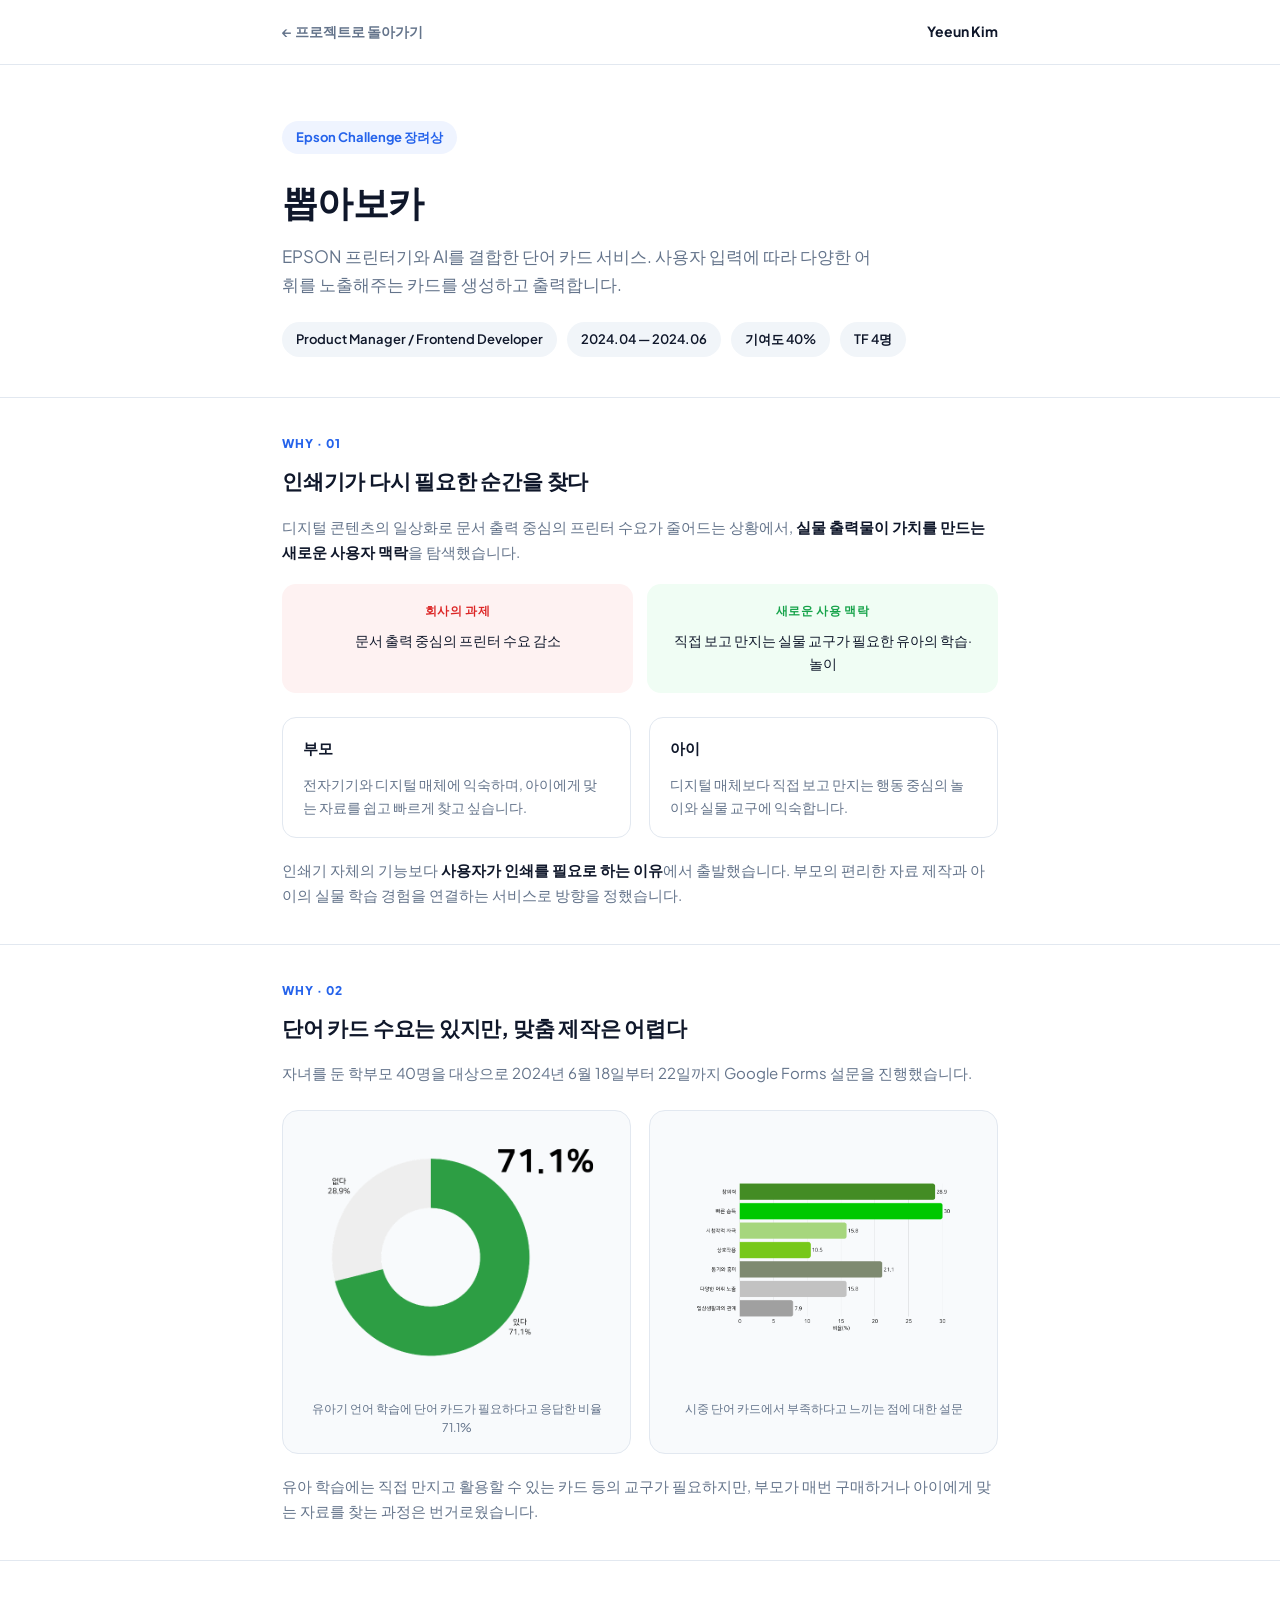
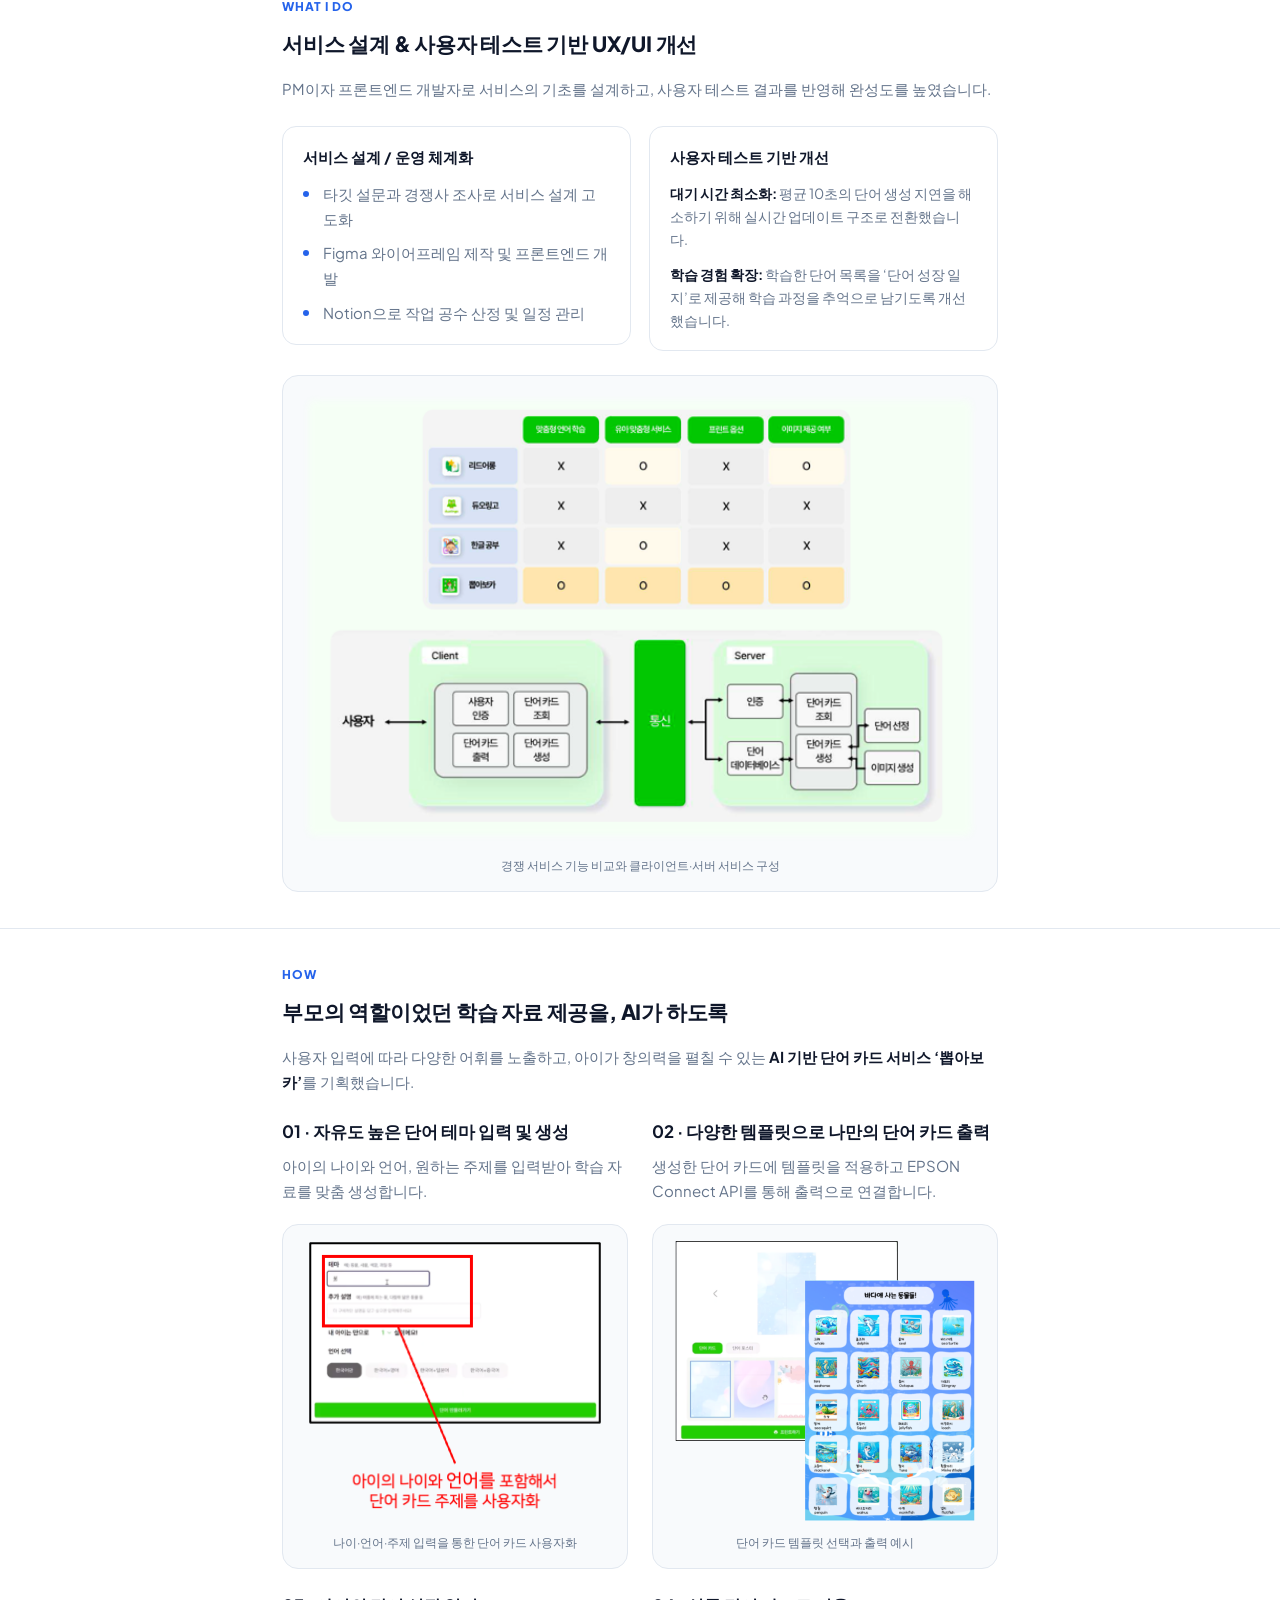
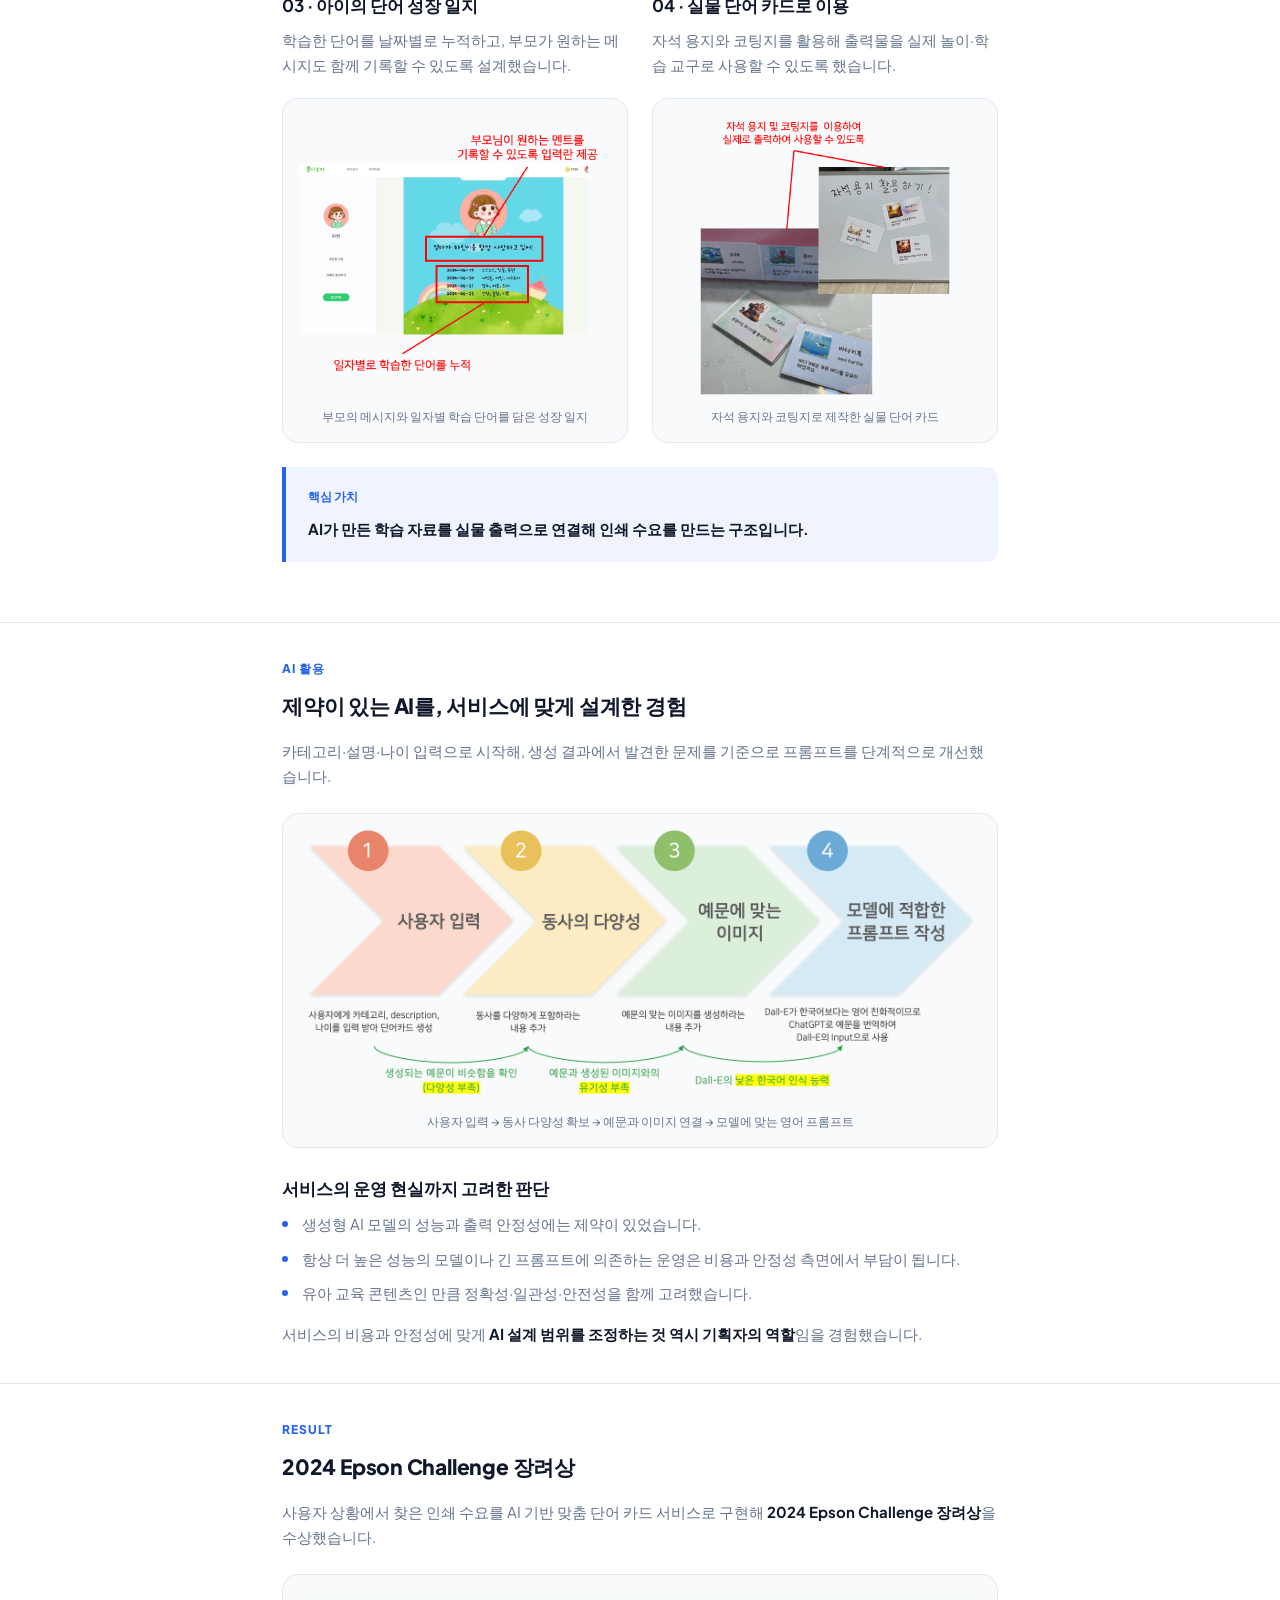
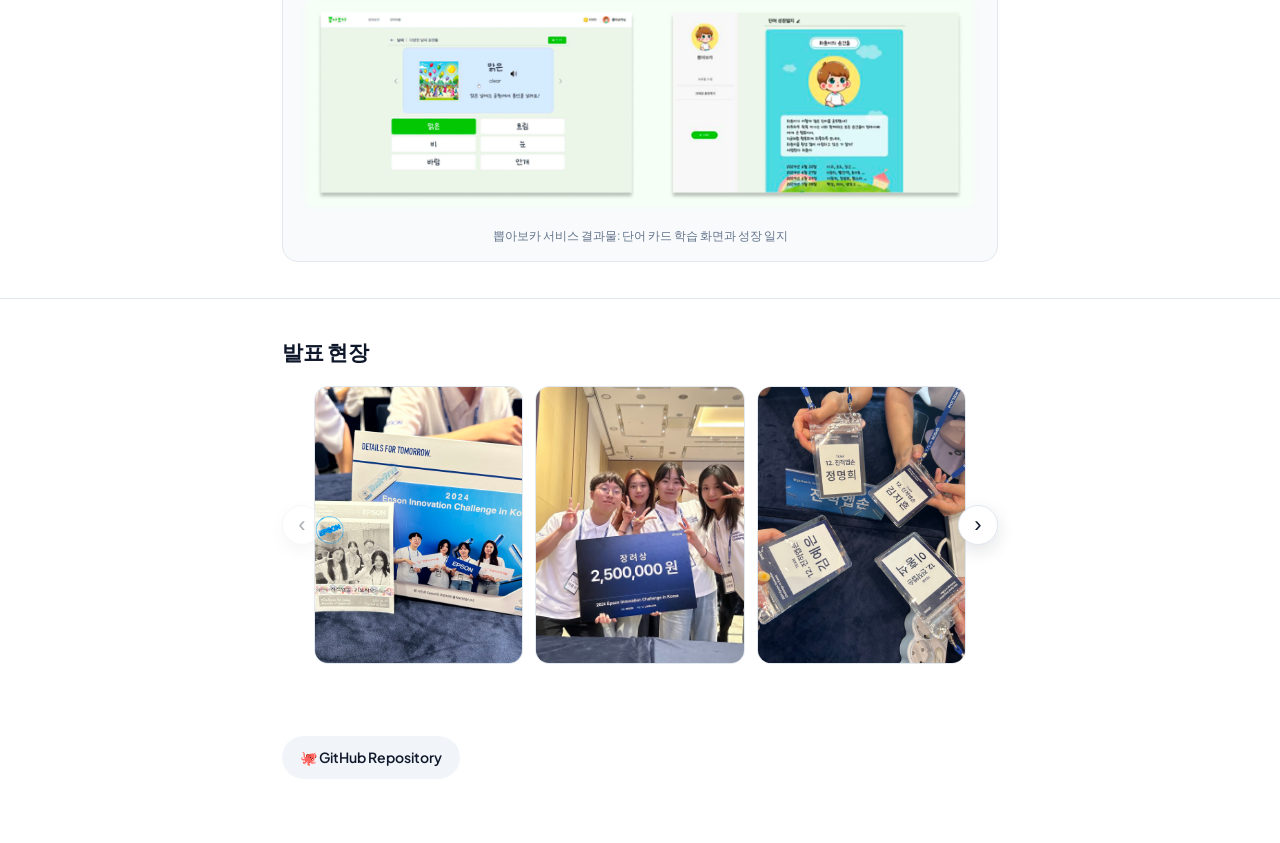
<file: projects/bbobavoca.html>
<!DOCTYPE html>
<html lang="ko">
  <head>
    <meta charset="UTF-8" />
    <meta name="viewport" content="width=device-width, initial-scale=1.0" />
    <title>뽑아보카 — Yeeun Kim</title>
    <link rel="preconnect" href="https://fonts.googleapis.com" />
    <link rel="preconnect" href="https://fonts.gstatic.com" crossorigin />
    <link
      href="https://fonts.googleapis.com/css2?family=Plus+Jakarta+Sans:wght@400;500;600;700;800&display=swap"
      rel="stylesheet"
    />
    <link rel="stylesheet" href="project.css" />
  </head>
  <body>
    <div class="topbar">
      <div class="wrap">
        <a class="back-link" href="../index.html#projects"
          >← 프로젝트로 돌아가기</a
        >
        <div class="brand">Yeeun Kim</div>
      </div>
    </div>

    <header class="proj-hero">
      <div class="wrap">
        <div class="kicker">Epson Challenge 장려상</div>
        <h1>뽑아보카</h1>
        <p class="subtitle">
          EPSON 프린터기와 AI를 결합한 단어 카드 서비스. 사용자 입력에 따라
          다양한 어휘를 노출해주는 카드를 생성하고 출력합니다.
        </p>
        <div class="meta-row">
          <span class="meta-chip">Product Manager / Frontend Developer</span>
          <span class="meta-chip">2024.04 — 2024.06</span>
          <span class="meta-chip">기여도 40%</span>
          <span class="meta-chip">TF 4명</span>
        </div>
      </div>
    </header>

    <section class="proj-section"><div class="wrap"><div class="case-stage">WHY · 01</div><h2>인쇄기가 다시 필요한 순간을 찾다</h2><p>디지털 콘텐츠의 일상화로 문서 출력 중심의 프린터 수요가 줄어드는 상황에서, <strong>실물 출력물이 가치를 만드는 새로운 사용자 맥락</strong>을 탐색했습니다.</p><div class="compare-grid bboba-context-compare"><div class="compare-card before"><span class="tag">회사의 과제</span><p>문서 출력 중심의 프린터 수요 감소</p></div><div class="compare-card after"><span class="tag">새로운 사용 맥락</span><p>직접 보고 만지는 실물 교구가 필요한 유아의 학습·놀이</p></div></div><div class="case-grid"><div class="feature-card"><div class="ftitle">부모</div><p>전자기기와 디지털 매체에 익숙하며, 아이에게 맞는 자료를 쉽고 빠르게 찾고 싶습니다.</p></div><div class="feature-card"><div class="ftitle">아이</div><p>디지털 매체보다 직접 보고 만지는 행동 중심의 놀이와 실물 교구에 익숙합니다.</p></div></div><p style="margin-top:20px">인쇄기 자체의 기능보다 <strong>사용자가 인쇄를 필요로 하는 이유</strong>에서 출발했습니다. 부모의 편리한 자료 제작과 아이의 실물 학습 경험을 연결하는 서비스로 방향을 정했습니다.</p></div></section>

    <section class="proj-section"><div class="wrap"><div class="case-stage">WHY · 02</div><h2>단어 카드 수요는 있지만, 맞춤 제작은 어렵다</h2><p>자녀를 둔 학부모 40명을 대상으로 2024년 6월 18일부터 22일까지 Google Forms 설문을 진행했습니다.</p><div class="case-grid bboba-survey-grid"><figure class="case-figure"><a href="images/bbobavoca/survey-need.png" target="_blank" rel="noopener"><img src="images/bbobavoca/survey-need.png" alt="유아기 언어 학습에 단어 카드가 필요하다고 응답한 비율 71.1%" loading="lazy"></a><figcaption>유아기 언어 학습에 단어 카드가 필요하다고 응답한 비율 71.1%</figcaption></figure><figure class="case-figure"><a href="images/bbobavoca/survey-limitations.png" target="_blank" rel="noopener"><img src="images/bbobavoca/survey-limitations.png" alt="시중 단어 카드에서 부족하다고 느끼는 점에 대한 설문" loading="lazy"></a><figcaption>시중 단어 카드에서 부족하다고 느끼는 점에 대한 설문</figcaption></figure></div><p style="margin-top:20px">유아 학습에는 직접 만지고 활용할 수 있는 카드 등의 교구가 필요하지만, 부모가 매번 구매하거나 아이에게 맞는 자료를 찾는 과정은 번거로웠습니다.</p></div></section>

    <section class="proj-section"><div class="wrap"><div class="case-stage">WHAT I DO</div><h2>서비스 설계 & 사용자 테스트 기반 UX/UI 개선</h2><p>PM이자 프론트엔드 개발자로 서비스의 기초를 설계하고, 사용자 테스트 결과를 반영해 완성도를 높였습니다.</p><div class="case-grid"><div class="feature-card"><div class="ftitle">서비스 설계 / 운영 체계화</div><ul><li>타깃 설문과 경쟁사 조사로 서비스 설계 고도화</li><li>Figma 와이어프레임 제작 및 프론트엔드 개발</li><li>Notion으로 작업 공수 산정 및 일정 관리</li></ul></div><div class="feature-card"><div class="ftitle">사용자 테스트 기반 개선</div><p><strong>대기 시간 최소화:</strong> 평균 10초의 단어 생성 지연을 해소하기 위해 실시간 업데이트 구조로 전환했습니다.</p><p><strong>학습 경험 확장:</strong> 학습한 단어 목록을 ‘단어 성장 일지’로 제공해 학습 과정을 추억으로 남기도록 개선했습니다.</p></div></div><figure class="case-figure"><a href="images/bbobavoca/service-design.png" target="_blank" rel="noopener"><img src="images/bbobavoca/service-design.png" alt="경쟁 서비스 기능 비교와 클라이언트·서버 서비스 구성" loading="lazy"></a><figcaption>경쟁 서비스 기능 비교와 클라이언트·서버 서비스 구성</figcaption></figure></div></section>

    <section class="proj-section"><div class="wrap"><div class="case-stage">HOW</div><h2>부모의 역할이었던 학습 자료 제공을, AI가 하도록</h2><p>사용자 입력에 따라 다양한 어휘를 노출하고, 아이가 창의력을 펼칠 수 있는 <strong>AI 기반 단어 카드 서비스 ‘뽑아보카’</strong>를 기획했습니다.</p><div class="how-step-grid"><article class="how-step"><h3 class="case-subheading">01 · 자유도 높은 단어 테마 입력 및 생성</h3><p>아이의 나이와 언어, 원하는 주제를 입력받아 학습 자료를 맞춤 생성합니다.</p><figure class="case-figure"><a href="images/bbobavoca/theme-input.png" target="_blank" rel="noopener"><img style="width:auto;max-width:100%;max-height:340px" width="294" src="images/bbobavoca/theme-input.png" alt="나이·언어·주제 입력을 통한 단어 카드 사용자화" loading="lazy"></a><figcaption>나이·언어·주제 입력을 통한 단어 카드 사용자화</figcaption></figure></article><article class="how-step"><h3 class="case-subheading">02 · 다양한 템플릿으로 나만의 단어 카드 출력</h3><p>생성한 단어 카드에 템플릿을 적용하고 EPSON Connect API를 통해 출력으로 연결합니다.</p><figure class="case-figure"><a href="images/bbobavoca/card-printing.png" target="_blank" rel="noopener"><img style="width:auto;max-width:100%;max-height:340px" width="450" src="images/bbobavoca/card-printing.png" alt="단어 카드 템플릿 선택과 출력 예시" loading="lazy"></a><figcaption>단어 카드 템플릿 선택과 출력 예시</figcaption></figure></article><article class="how-step"><h3 class="case-subheading">03 · 아이의 단어 성장 일지</h3><p>학습한 단어를 날짜별로 누적하고, 부모가 원하는 메시지도 함께 기록할 수 있도록 설계했습니다.</p><figure class="case-figure"><a href="images/bbobavoca/growth-journal.png" target="_blank" rel="noopener"><img style="width:auto;max-width:100%;max-height:340px" width="480" src="images/bbobavoca/growth-journal.png" alt="부모의 메시지와 일자별 학습 단어를 담은 성장 일지" loading="lazy"></a><figcaption>부모의 메시지와 일자별 학습 단어를 담은 성장 일지</figcaption></figure></article><article class="how-step"><h3 class="case-subheading">04 · 실물 단어 카드로 이용</h3><p>자석 용지와 코팅지를 활용해 출력물을 실제 놀이·학습 교구로 사용할 수 있도록 했습니다.</p><figure class="case-figure"><a href="images/bbobavoca/printed-cards.png" target="_blank" rel="noopener"><img style="width:auto;max-width:100%;max-height:340px" width="386" src="images/bbobavoca/printed-cards.png" alt="자석 용지와 코팅지로 제작한 실물 단어 카드" loading="lazy"></a><figcaption>자석 용지와 코팅지로 제작한 실물 단어 카드</figcaption></figure></article></div><aside class="case-insight"><div class="case-insight-label">핵심 가치</div><p><strong>AI가 만든 학습 자료를 실물 출력으로 연결해 인쇄 수요를 만드는 구조입니다.</strong></p></aside></div></section>

    <section class="proj-section"><div class="wrap"><div class="case-stage">AI 활용</div><h2>제약이 있는 AI를, 서비스에 맞게 설계한 경험</h2><p>카테고리·설명·나이 입력으로 시작해, 생성 결과에서 발견한 문제를 기준으로 프롬프트를 단계적으로 개선했습니다.</p><figure class="case-figure"><a href="images/bbobavoca/prompt-iterations.png" target="_blank" rel="noopener"><img src="images/bbobavoca/prompt-iterations.png" alt="사용자 입력 → 동사 다양성 확보 → 예문과 이미지 연결 → 모델에 맞는 영어 프롬프트" loading="lazy"></a><figcaption>사용자 입력 → 동사 다양성 확보 → 예문과 이미지 연결 → 모델에 맞는 영어 프롬프트</figcaption></figure><h3 class="case-subheading">서비스의 운영 현실까지 고려한 판단</h3><ul><li>생성형 AI 모델의 성능과 출력 안정성에는 제약이 있었습니다.</li><li>항상 더 높은 성능의 모델이나 긴 프롬프트에 의존하는 운영은 비용과 안정성 측면에서 부담이 됩니다.</li><li>유아 교육 콘텐츠인 만큼 정확성·일관성·안전성을 함께 고려했습니다.</li></ul><p style="margin-top:16px">서비스의 비용과 안정성에 맞게 <strong>AI 설계 범위를 조정하는 것 역시 기획자의 역할</strong>임을 경험했습니다.</p></div></section>

    <section class="proj-section"><div class="wrap"><div class="case-stage">RESULT</div><h2>2024 Epson Challenge 장려상</h2><p>사용자 상황에서 찾은 인쇄 수요를 AI 기반 맞춤 단어 카드 서비스로 구현해 <strong>2024 Epson Challenge 장려상</strong>을 수상했습니다.</p><figure class="case-figure"><a href="images/bbobavoca/service-screens.png" target="_blank" rel="noopener"><img src="images/bbobavoca/service-screens.png" alt="뽑아보카 서비스 결과물: 단어 카드 학습 화면과 성장 일지" loading="lazy"></a><figcaption>뽑아보카 서비스 결과물: 단어 카드 학습 화면과 성장 일지</figcaption></figure></div></section>

    <section class="proj-section">
      <div class="wrap">
        <h2>발표 현장</h2>
        <div class="photo-carousel" data-carousel>
          <button
            class="carousel-button prev"
            type="button"
            aria-label="이전 사진"
            aria-controls="bbobavoca-photo-track"
          >
            ‹
          </button>
          <div
            class="carousel-track"
            id="bbobavoca-photo-track"
            tabindex="0"
            aria-label="뽑아보카 발표 현장 사진"
          >
            <figure class="carousel-slide">
              <img
                src="images/bbobavoca/bbobavoca-1.jpg"
                alt="뽑아보카 발표 현장 사진 1"
                loading="lazy"
              />
            </figure>
            <figure class="carousel-slide">
              <img
                src="images/bbobavoca/bbobavoca-2.jpg"
                alt="뽑아보카 발표 현장 사진 2"
                loading="lazy"
              />
            </figure>
            <figure class="carousel-slide">
              <img
                src="images/bbobavoca/bbobavoca-3.jpg"
                alt="뽑아보카 발표 현장 사진 3"
                loading="lazy"
              />
            </figure>
            <figure class="carousel-slide">
              <img
                src="images/bbobavoca/bbobavoca-4.jpg"
                alt="뽑아보카 발표 현장 사진 4"
                loading="lazy"
              />
            </figure>
            <figure class="carousel-slide">
              <img
                src="images/bbobavoca/bbobavoca-5.jpg"
                alt="뽑아보카 발표 현장 사진 5"
                loading="lazy"
              />
            </figure>
            <figure class="carousel-slide">
              <img
                src="images/bbobavoca/bbobavoca-6.jpg"
                alt="뽑아보카 발표 현장 사진 6"
                loading="lazy"
              />
            </figure>
            <figure class="carousel-slide">
              <img
                src="images/bbobavoca/bbobavoca-7.jpg"
                alt="뽑아보카 수상 기념 단체 사진"
                loading="lazy"
              />
            </figure>
            <figure class="carousel-slide">
              <img
                src="images/bbobavoca/bbobavoca-8.jpg"
                alt="뽑아보카 발표 현장 사진 8"
                loading="lazy"
              />
            </figure>
          </div>
          <button
            class="carousel-button next"
            type="button"
            aria-label="다음 사진"
            aria-controls="bbobavoca-photo-track"
          >
            ›
          </button>
        </div>
      </div>
    </section>

    <div class="proj-links">
      <a
        href="https://github.com/jiheunkim/BbobaVoca"
        target="_blank"
        rel="noopener noreferrer"
        >🐙 GitHub Repository</a
      >
    </div>

    <script>
      document.querySelectorAll('[data-carousel]').forEach(carousel => {
        const track = carousel.querySelector('.carousel-track')
        const previousButton = carousel.querySelector('.carousel-button.prev')
        const nextButton = carousel.querySelector('.carousel-button.next')
        const reducedMotion = window.matchMedia(
          '(prefers-reduced-motion: reduce)',
        ).matches
        let ticking = false

        const scrollStep = () => {
          const slide = track.querySelector('.carousel-slide')
          const gap = parseFloat(getComputedStyle(track).gap) || 0
          return slide.getBoundingClientRect().width + gap
        }

        const updateButtons = () => {
          previousButton.disabled = track.scrollLeft <= 2
          nextButton.disabled =
            track.scrollLeft + track.clientWidth >= track.scrollWidth - 2
          ticking = false
        }

        previousButton.addEventListener('click', () => {
          track.scrollBy({
            left: -scrollStep(),
            behavior: reducedMotion ? 'auto' : 'smooth',
          })
        })
        nextButton.addEventListener('click', () => {
          track.scrollBy({
            left: scrollStep(),
            behavior: reducedMotion ? 'auto' : 'smooth',
          })
        })
        track.addEventListener(
          'scroll',
          () => {
            if (!ticking) {
              window.requestAnimationFrame(updateButtons)
              ticking = true
            }
          },
          { passive: true },
        )
        window.addEventListener('resize', updateButtons)
        updateButtons()
      })
    </script>
  </body>
</html>
</file>
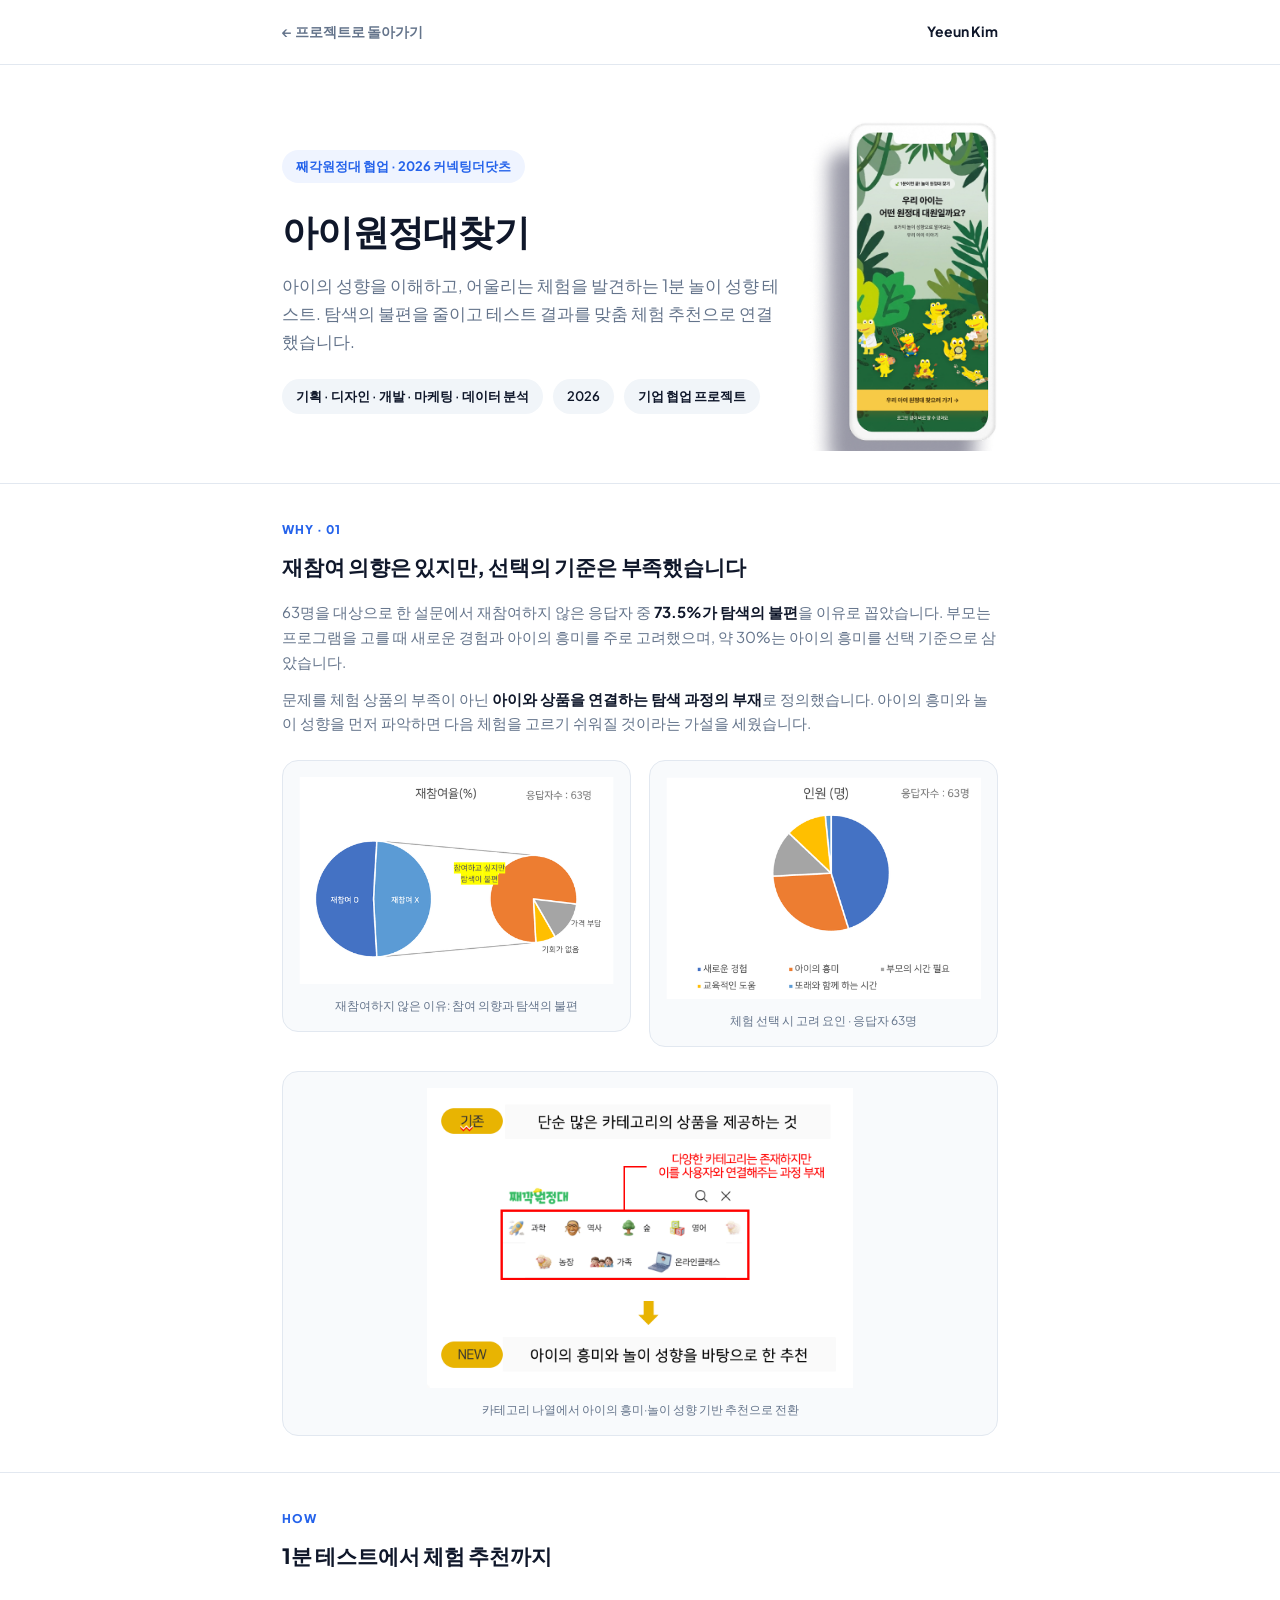
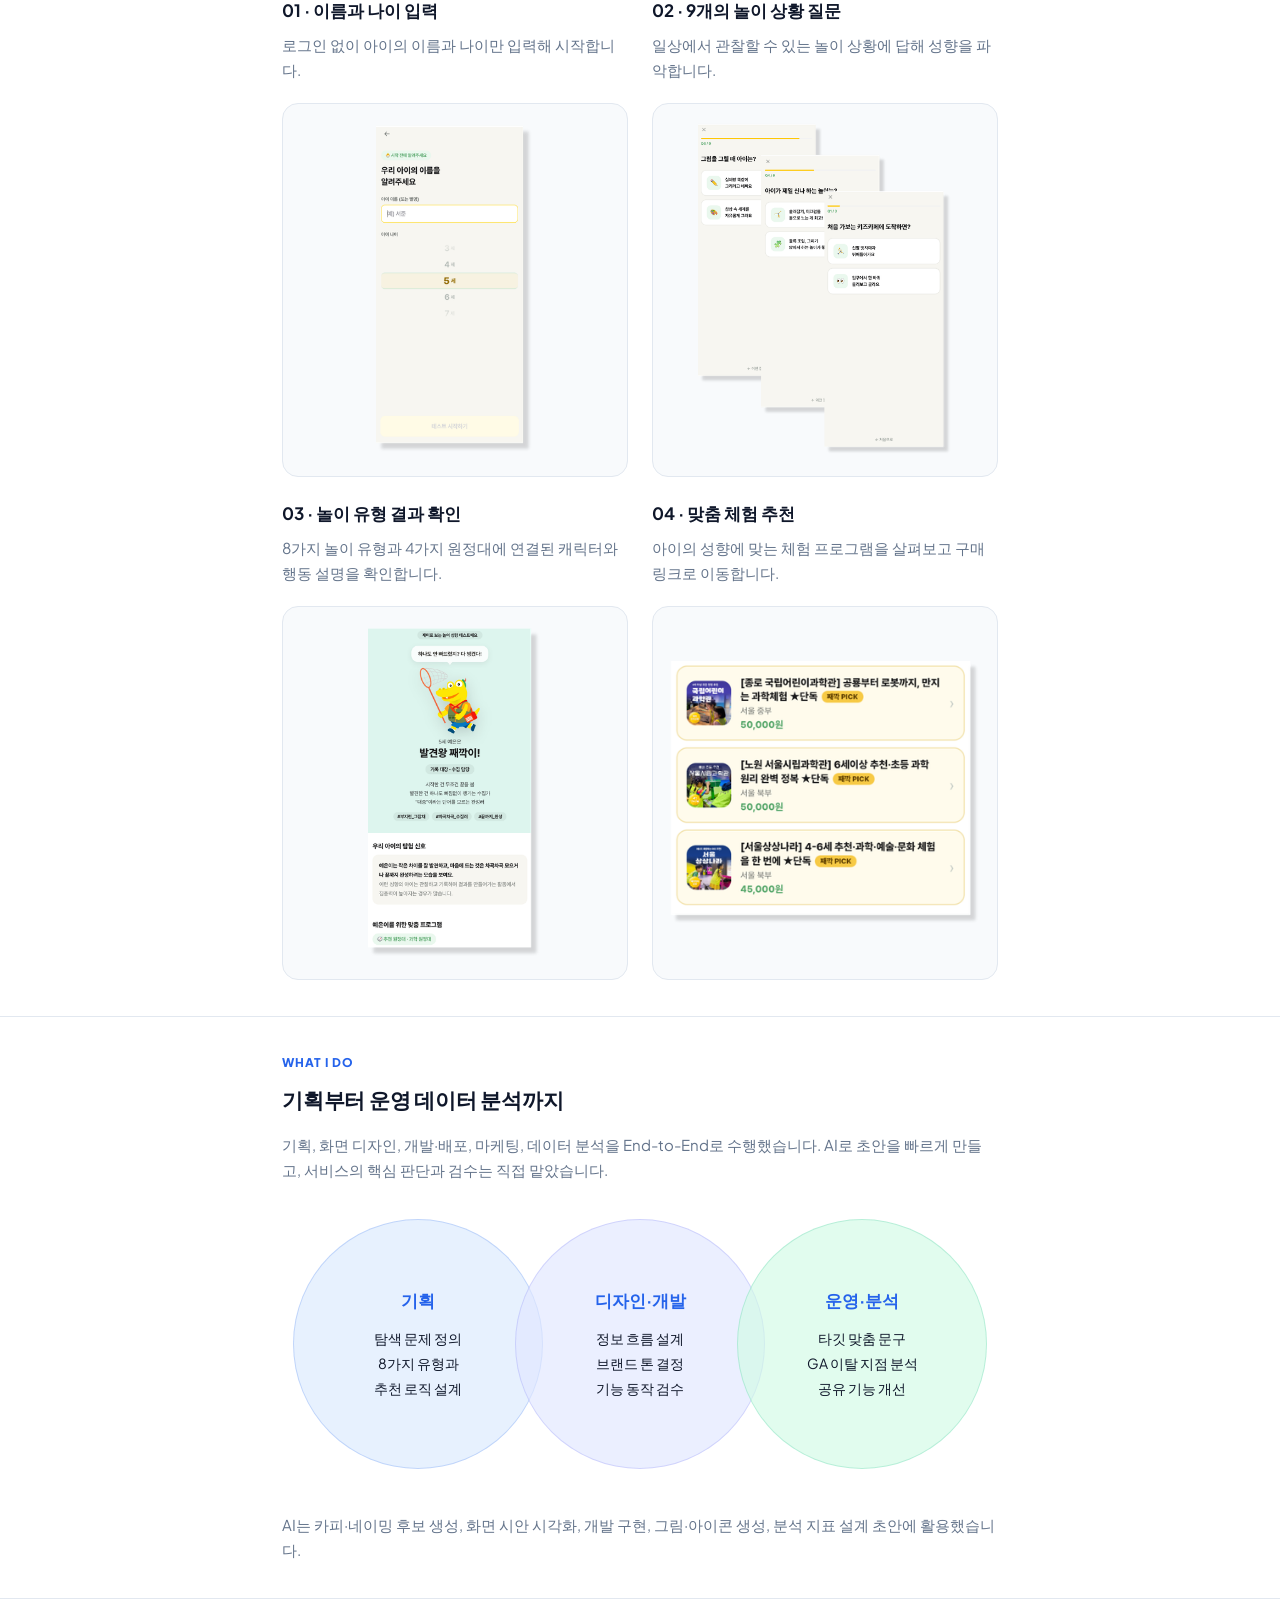
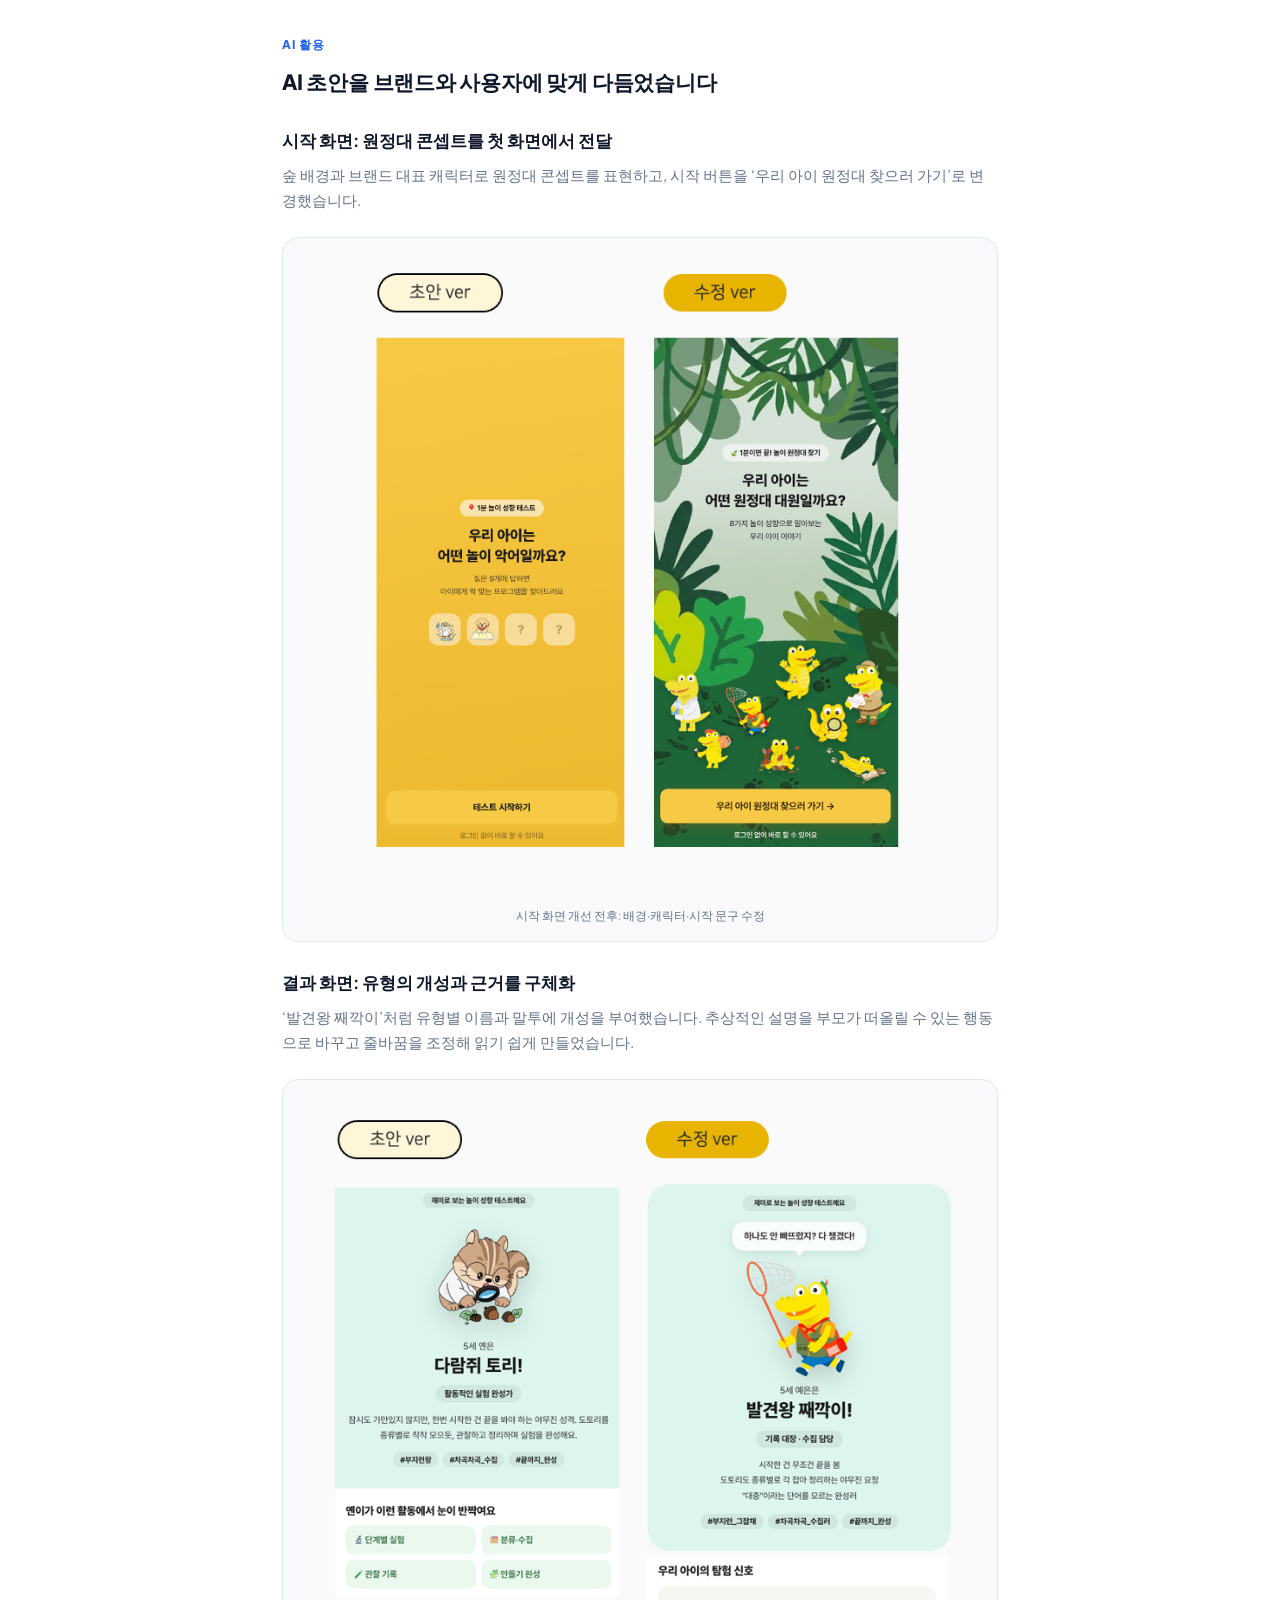
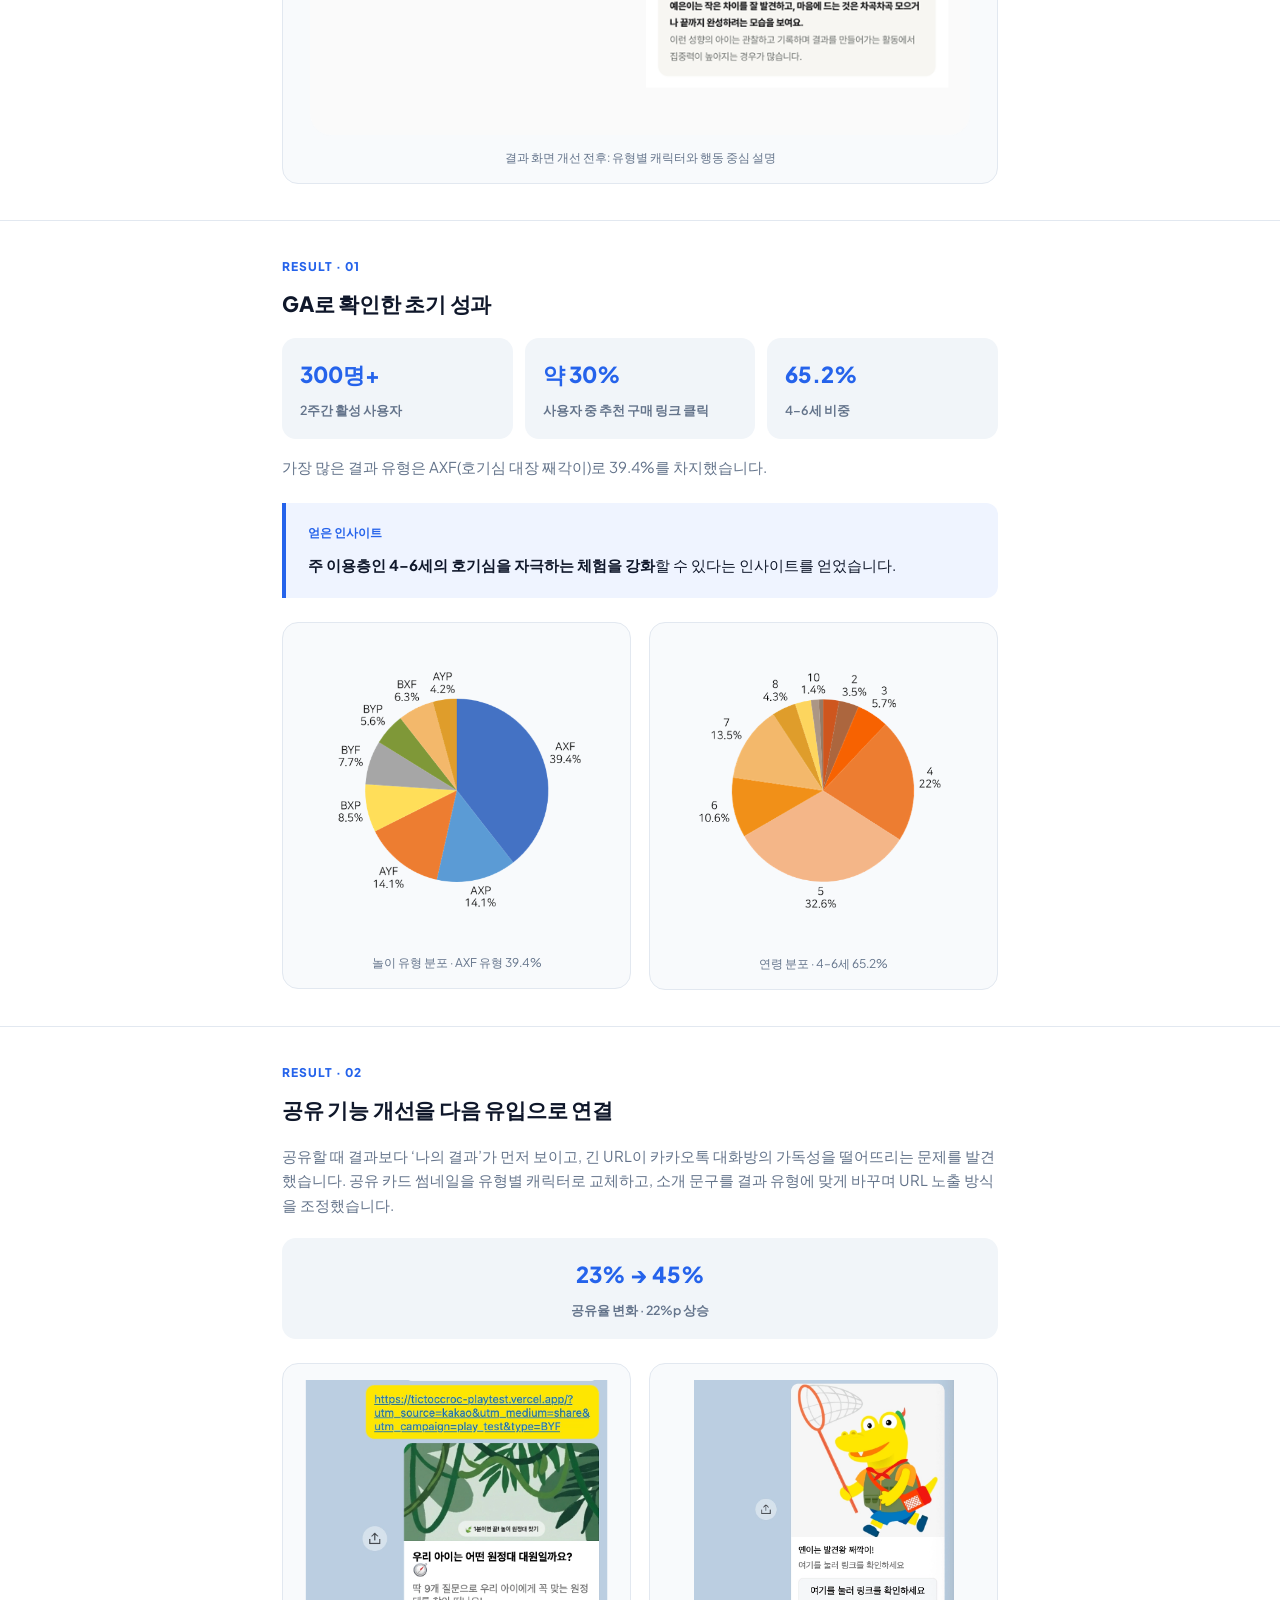
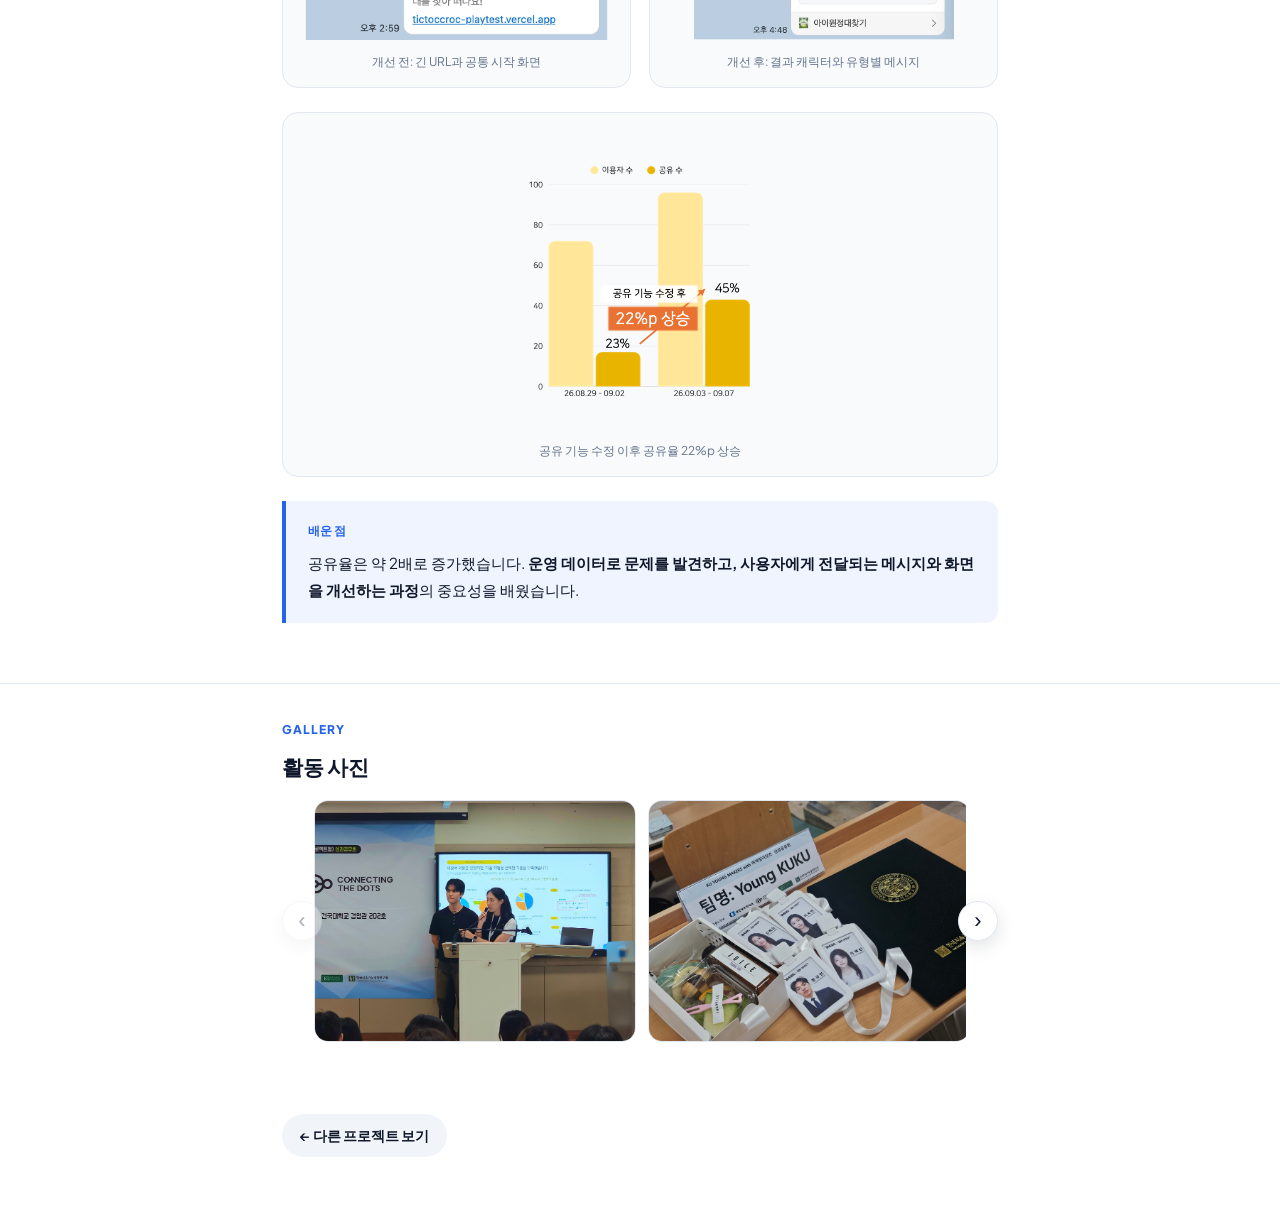
<file: projects/child-expedition.html>
<!DOCTYPE html>
<html lang="ko">
<head>
<meta charset="UTF-8"><meta name="viewport" content="width=device-width, initial-scale=1">
<title>아이원정대찾기 — Yeeun Kim</title>
<link rel="preconnect" href="https://fonts.googleapis.com"><link rel="preconnect" href="https://fonts.gstatic.com" crossorigin>
<link href="https://fonts.googleapis.com/css2?family=Plus+Jakarta+Sans:wght@400;500;600;700;800&display=swap" rel="stylesheet">
<link rel="stylesheet" href="project.css">
</head>
<body>
<div class="topbar"><div class="wrap"><a class="back-link" href="../index.html#projects">← 프로젝트로 돌아가기</a><div class="brand">Yeeun Kim</div></div></div>
<header class="proj-hero"><div class="wrap expedition-hero">
<div>
<div class="kicker">째각원정대 협업 · 2026 커넥팅더닷츠</div>
<h1>아이원정대찾기</h1>
<p class="subtitle">아이의 성향을 이해하고, 어울리는 체험을 발견하는 1분 놀이 성향 테스트. 탐색의 불편을 줄이고 테스트 결과를 맞춤 체험 추천으로 연결했습니다.</p>
<div class="meta-row"><span class="meta-chip">기획 · 디자인 · 개발 · 마케팅 · 데이터 분석</span><span class="meta-chip">2026</span><span class="meta-chip">기업 협업 프로젝트</span></div>
</div>
<img class="expedition-hero-image" src="images/child-expedition/hero-phone.png" alt="아이원정대찾기 서비스 시작 화면을 보여주는 모바일 목업">
</div></header>
<section class="proj-section"><div class="wrap"><div class="case-stage">WHY · 01</div><h2>재참여 의향은 있지만, 선택의 기준은 부족했습니다</h2><p>63명을 대상으로 한 설문에서 재참여하지 않은 응답자 중 <strong>73.5%가 탐색의 불편</strong>을 이유로 꼽았습니다. 부모는 프로그램을 고를 때 새로운 경험과 아이의 흥미를 주로 고려했으며, 약 30%는 아이의 흥미를 선택 기준으로 삼았습니다.</p><p>문제를 체험 상품의 부족이 아닌 <strong>아이와 상품을 연결하는 탐색 과정의 부재</strong>로 정의했습니다. 아이의 흥미와 놀이 성향을 먼저 파악하면 다음 체험을 고르기 쉬워질 것이라는 가설을 세웠습니다.</p><div class="case-grid"><figure class="case-figure "><a href="images/child-expedition/survey-return.png" target="_blank" rel="noopener"><img src="images/child-expedition/survey-return.png" alt="재참여하지 않은 이유: 참여 의향과 탐색의 불편" loading="lazy"></a><figcaption>재참여하지 않은 이유: 참여 의향과 탐색의 불편</figcaption></figure><figure class="case-figure "><a href="images/child-expedition/survey-motivation.png" target="_blank" rel="noopener"><img src="images/child-expedition/survey-motivation.png" alt="체험 선택 시 고려 요인 · 응답자 63명" loading="lazy"></a><figcaption>체험 선택 시 고려 요인 · 응답자 63명</figcaption></figure></div><figure class="case-figure "><a href="images/child-expedition/discovery-problem.png" target="_blank" rel="noopener"><img src="images/child-expedition/discovery-problem.png" alt="카테고리 나열에서 아이의 흥미·놀이 성향 기반 추천으로 전환" loading="lazy"></a><figcaption>카테고리 나열에서 아이의 흥미·놀이 성향 기반 추천으로 전환</figcaption></figure></div></section>
<section class="proj-section"><div class="wrap"><div class="case-stage">HOW</div><h2>1분 테스트에서 체험 추천까지</h2><div class="how-step-grid expedition-steps"><article class="how-step"><h3 class="case-subheading">01 · 이름과 나이 입력</h3><p>로그인 없이 아이의 이름과 나이만 입력해 시작합니다.</p><figure class="case-figure"><a href="images/child-expedition/child-info.png" target="_blank" rel="noopener"><img src="images/child-expedition/child-info.png" alt="이름과 나이 입력 화면" loading="lazy"></a></figure></article>
<article class="how-step"><h3 class="case-subheading">02 · 9개의 놀이 상황 질문</h3><p>일상에서 관찰할 수 있는 놀이 상황에 답해 성향을 파악합니다.</p><figure class="case-figure"><a href="images/child-expedition/questions.png" target="_blank" rel="noopener"><img src="images/child-expedition/questions.png" alt="놀이 성향 테스트 질문 화면" loading="lazy"></a></figure></article>
<article class="how-step"><h3 class="case-subheading">03 · 놀이 유형 결과 확인</h3><p>8가지 놀이 유형과 4가지 원정대에 연결된 캐릭터와 행동 설명을 확인합니다.</p><figure class="case-figure"><a href="images/child-expedition/result.png" target="_blank" rel="noopener"><img src="images/child-expedition/result.png" alt="유형별 캐릭터와 놀이 성향 결과 화면" loading="lazy"></a></figure></article>
<article class="how-step"><h3 class="case-subheading">04 · 맞춤 체험 추천</h3><p>아이의 성향에 맞는 체험 프로그램을 살펴보고 구매 링크로 이동합니다.</p><figure class="case-figure"><a href="images/child-expedition/recommendations.png" target="_blank" rel="noopener"><img src="images/child-expedition/recommendations.png" alt="맞춤 체험 프로그램 추천 화면" loading="lazy"></a></figure></article></div></div></section>
<section class="proj-section"><div class="wrap"><div class="case-stage">WHAT I DO</div><h2>기획부터 운영 데이터 분석까지</h2><p>기획, 화면 디자인, 개발·배포, 마케팅, 데이터 분석을 End-to-End로 수행했습니다. AI로 초안을 빠르게 만들고, 서비스의 핵심 판단과 검수는 직접 맡았습니다.</p><div class="role-circles" aria-label="프로젝트에서 담당한 세 가지 역할">
<div class="role-circle"><h3>기획</h3><p>탐색 문제 정의<br>8가지 유형과<br>추천 로직 설계</p></div>
<div class="role-circle"><h3>디자인·개발</h3><p>정보 흐름 설계<br>브랜드 톤 결정<br>기능 동작 검수</p></div>
<div class="role-circle"><h3>운영·분석</h3><p>타깃 맞춤 문구<br>GA 이탈 지점 분석<br>공유 기능 개선</p></div>
</div><p style="margin-top:16px">AI는 카피·네이밍 후보 생성, 화면 시안 시각화, 개발 구현, 그림·아이콘 생성, 분석 지표 설계 초안에 활용했습니다.</p></div></section>
<section class="proj-section"><div class="wrap"><div class="case-stage">AI 활용</div><h2>AI 초안을 브랜드와 사용자에 맞게 다듬었습니다</h2><h3 class="case-subheading">시작 화면: 원정대 콘셉트를 첫 화면에서 전달</h3><p>숲 배경과 브랜드 대표 캐릭터로 원정대 콘셉트를 표현하고, 시작 버튼을 ‘우리 아이 원정대 찾으러 가기’로 변경했습니다.</p><figure class="case-figure "><a href="images/child-expedition/intro-comparison.png" target="_blank" rel="noopener"><img src="images/child-expedition/intro-comparison.png" alt="시작 화면 개선 전후: 배경·캐릭터·시작 문구 수정" loading="lazy"></a><figcaption>시작 화면 개선 전후: 배경·캐릭터·시작 문구 수정</figcaption></figure><h3 class="case-subheading">결과 화면: 유형의 개성과 근거를 구체화</h3><p>‘발견왕 째깍이’처럼 유형별 이름과 말투에 개성을 부여했습니다. 추상적인 설명을 부모가 떠올릴 수 있는 행동으로 바꾸고 줄바꿈을 조정해 읽기 쉽게 만들었습니다.</p><figure class="case-figure "><a href="images/child-expedition/result-comparison.png" target="_blank" rel="noopener"><img src="images/child-expedition/result-comparison.png" alt="결과 화면 개선 전후: 유형별 캐릭터와 행동 중심 설명" loading="lazy"></a><figcaption>결과 화면 개선 전후: 유형별 캐릭터와 행동 중심 설명</figcaption></figure></div></section>
<section class="proj-section"><div class="wrap"><div class="case-stage">RESULT · 01</div><h2>GA로 확인한 초기 성과</h2><div class="stat-row"><div class="stat-card"><div class="num">300명+</div><div class="label">2주간 활성 사용자</div></div><div class="stat-card"><div class="num">약 30%</div><div class="label">사용자 중 추천 구매 링크 클릭</div></div><div class="stat-card"><div class="num">65.2%</div><div class="label">4–6세 비중</div></div></div><p style="margin-top:16px">가장 많은 결과 유형은 AXF(호기심 대장 째각이)로 39.4%를 차지했습니다. </p><aside class="case-insight"><div class="case-insight-label">얻은 인사이트</div><p><strong>주 이용층인 4–6세의 호기심을 자극하는 체험을 강화</strong>할 수 있다는 인사이트를 얻었습니다.</p></aside><div class="case-grid"><figure class="case-figure "><a href="images/child-expedition/type-distribution.png" target="_blank" rel="noopener"><img src="images/child-expedition/type-distribution.png" alt="놀이 유형 분포 · AXF 유형 39.4%" loading="lazy"></a><figcaption>놀이 유형 분포 · AXF 유형 39.4%</figcaption></figure><figure class="case-figure "><a href="images/child-expedition/age-distribution.png" target="_blank" rel="noopener"><img src="images/child-expedition/age-distribution.png" alt="연령 분포 · 4–6세 65.2%" loading="lazy"></a><figcaption>연령 분포 · 4–6세 65.2%</figcaption></figure></div></div></section>
<section class="proj-section sharing-section"><div class="wrap"><div class="case-stage">RESULT · 02</div><h2>공유 기능 개선을 다음 유입으로 연결</h2><p>공유할 때 결과보다 ‘나의 결과’가 먼저 보이고, 긴 URL이 카카오톡 대화방의 가독성을 떨어뜨리는 문제를 발견했습니다. 공유 카드 썸네일을 유형별 캐릭터로 교체하고, 소개 문구를 결과 유형에 맞게 바꾸며 URL 노출 방식을 조정했습니다.</p><div class="stat-row"><div class="stat-card"><div class="num">23% → 45%</div><div class="label">공유율 변화 · 22%p 상승</div></div></div><div class="case-grid"><figure class="case-figure "><a href="images/child-expedition/share-before.png" target="_blank" rel="noopener"><img src="images/child-expedition/share-before.png" alt="개선 전: 긴 URL과 공통 시작 화면" loading="lazy"></a><figcaption>개선 전: 긴 URL과 공통 시작 화면</figcaption></figure><figure class="case-figure "><a href="images/child-expedition/share-after.png" target="_blank" rel="noopener"><img src="images/child-expedition/share-after.png" alt="개선 후: 결과 캐릭터와 유형별 메시지" loading="lazy"></a><figcaption>개선 후: 결과 캐릭터와 유형별 메시지</figcaption></figure></div><figure class="case-figure "><a href="images/child-expedition/share-growth.png" target="_blank" rel="noopener"><img src="images/child-expedition/share-growth.png" alt="공유 기능 수정 이후 공유율 22%p 상승" loading="lazy"></a><figcaption>공유 기능 수정 이후 공유율 22%p 상승</figcaption></figure><aside class="case-insight"><div class="case-insight-label">배운 점</div><p>공유율은 약 2배로 증가했습니다. <strong>운영 데이터로 문제를 발견하고, 사용자에게 전달되는 메시지와 화면을 개선하는 과정</strong>의 중요성을 배웠습니다.</p></aside></div></section>
<section class="proj-section">
  <div class="wrap">
    <div class="case-stage">GALLERY</div><h2>활동 사진</h2>
    <div class="photo-carousel activity-carousel" data-carousel>
      <button class="carousel-button prev" type="button" aria-label="이전 사진" aria-controls="activity-photo-track" disabled>‹</button>
      <div class="carousel-track" id="activity-photo-track" tabindex="0" role="region" aria-label="아이원정대찾기 활동 사진">
        <a class="carousel-slide" href="images/child-expedition/activity-1.jpg" target="_blank" rel="noopener"><img src="images/child-expedition/activity-1.jpg" alt="성과공유회에서 아이원정대찾기 프로젝트를 발표하는 모습" loading="lazy"></a>
        <a class="carousel-slide" href="images/child-expedition/activity-2.jpg" target="_blank" rel="noopener"><img src="images/child-expedition/activity-2.jpg" alt="성과공유회 팀 명찰과 프로젝트 활동 자료" loading="lazy"></a>
        <a class="carousel-slide" href="images/child-expedition/activity-3.jpg" target="_blank" rel="noopener"><img src="images/child-expedition/activity-3.jpg" alt="프로젝트 팀원들과 함께한 기념 사진" loading="lazy"></a>
        <a class="carousel-slide" href="images/child-expedition/activity-4.jpg" target="_blank" rel="noopener"><img src="images/child-expedition/activity-4.jpg" alt="성과공유회에서 서비스를 소개하는 발표 현장" loading="lazy"></a>
      </div>
      <button class="carousel-button next" type="button" aria-label="다음 사진" aria-controls="activity-photo-track">›</button>
    </div>
  </div>
</section>
<div class="proj-links"><a href="../index.html#projects">← 다른 프로젝트 보기</a></div>
<script>
  document.querySelectorAll('[data-carousel]').forEach(carousel => {
    const track = carousel.querySelector('.carousel-track');
    const prev = carousel.querySelector('.prev');
    const next = carousel.querySelector('.next');
    const update = () => {
      prev.disabled = track.scrollLeft <= 2;
      next.disabled = track.scrollLeft + track.clientWidth >= track.scrollWidth - 2;
    };
    const move = direction => {
      const origin = track.getBoundingClientRect().left;
      const positions = [...track.querySelectorAll('.carousel-slide')].map(slide =>
        slide.getBoundingClientRect().left - origin + track.scrollLeft
      );
      const maxScroll = Math.max(0, track.scrollWidth - track.clientWidth);
      const target = direction > 0
        ? positions.find(position => position > track.scrollLeft + 2) ?? maxScroll
        : positions.reverse().find(position => position < track.scrollLeft - 2) ?? 0;
      track.scrollTo({
        left: Math.min(maxScroll, Math.max(0, target)),
        behavior: matchMedia('(prefers-reduced-motion: reduce)').matches ? 'auto' : 'smooth'
      });
    };
    prev.addEventListener('click', () => move(-1));
    next.addEventListener('click', () => move(1));
    track.addEventListener('scroll', update, { passive: true });
    track.addEventListener('keydown', event => {
      if (event.key !== 'ArrowLeft' && event.key !== 'ArrowRight') return;
      event.preventDefault();
      move(event.key === 'ArrowLeft' ? -1 : 1);
    });
    const observer = new ResizeObserver(update);
    observer.observe(track);
    track.querySelectorAll('.carousel-slide').forEach(slide => observer.observe(slide));
    track.querySelectorAll('img').forEach(image => {
      image.addEventListener('load', update);
      image.addEventListener('error', update);
    });
    update();
  });
</script>
</body></html>
</file>
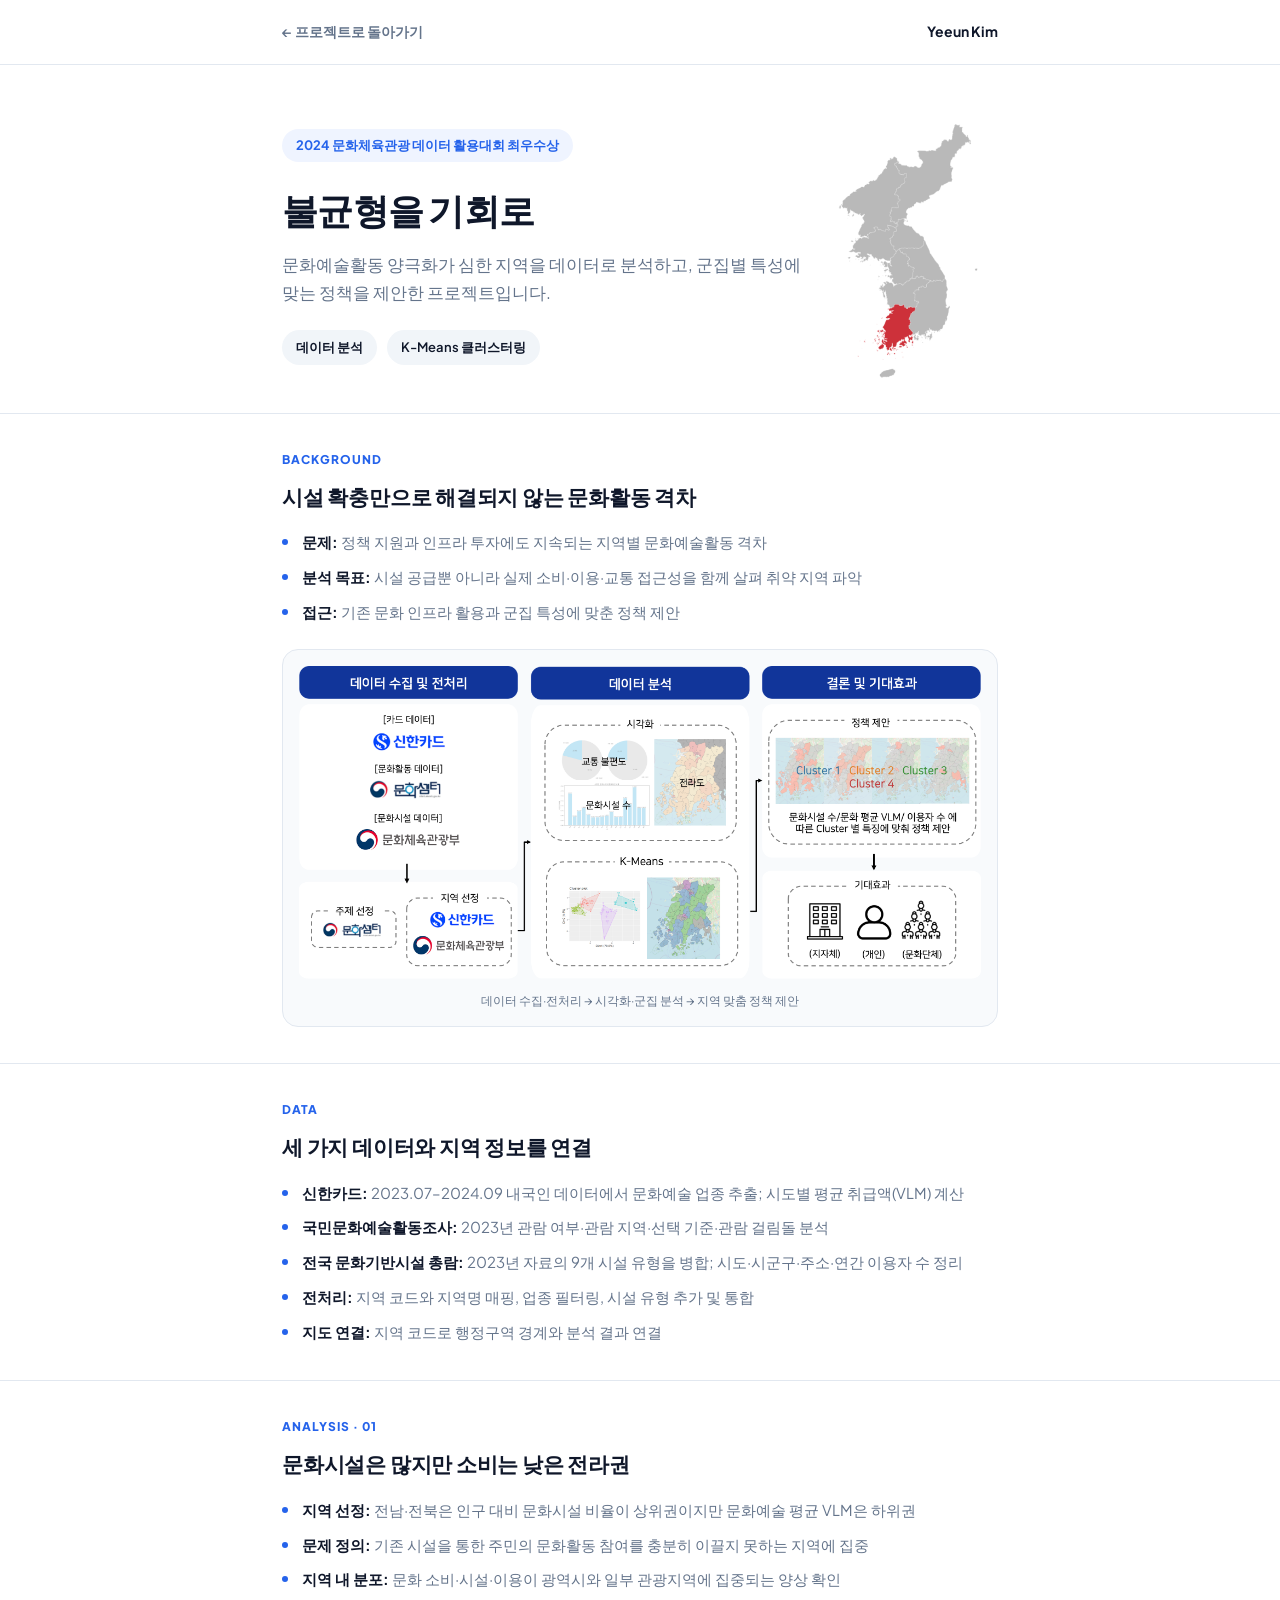
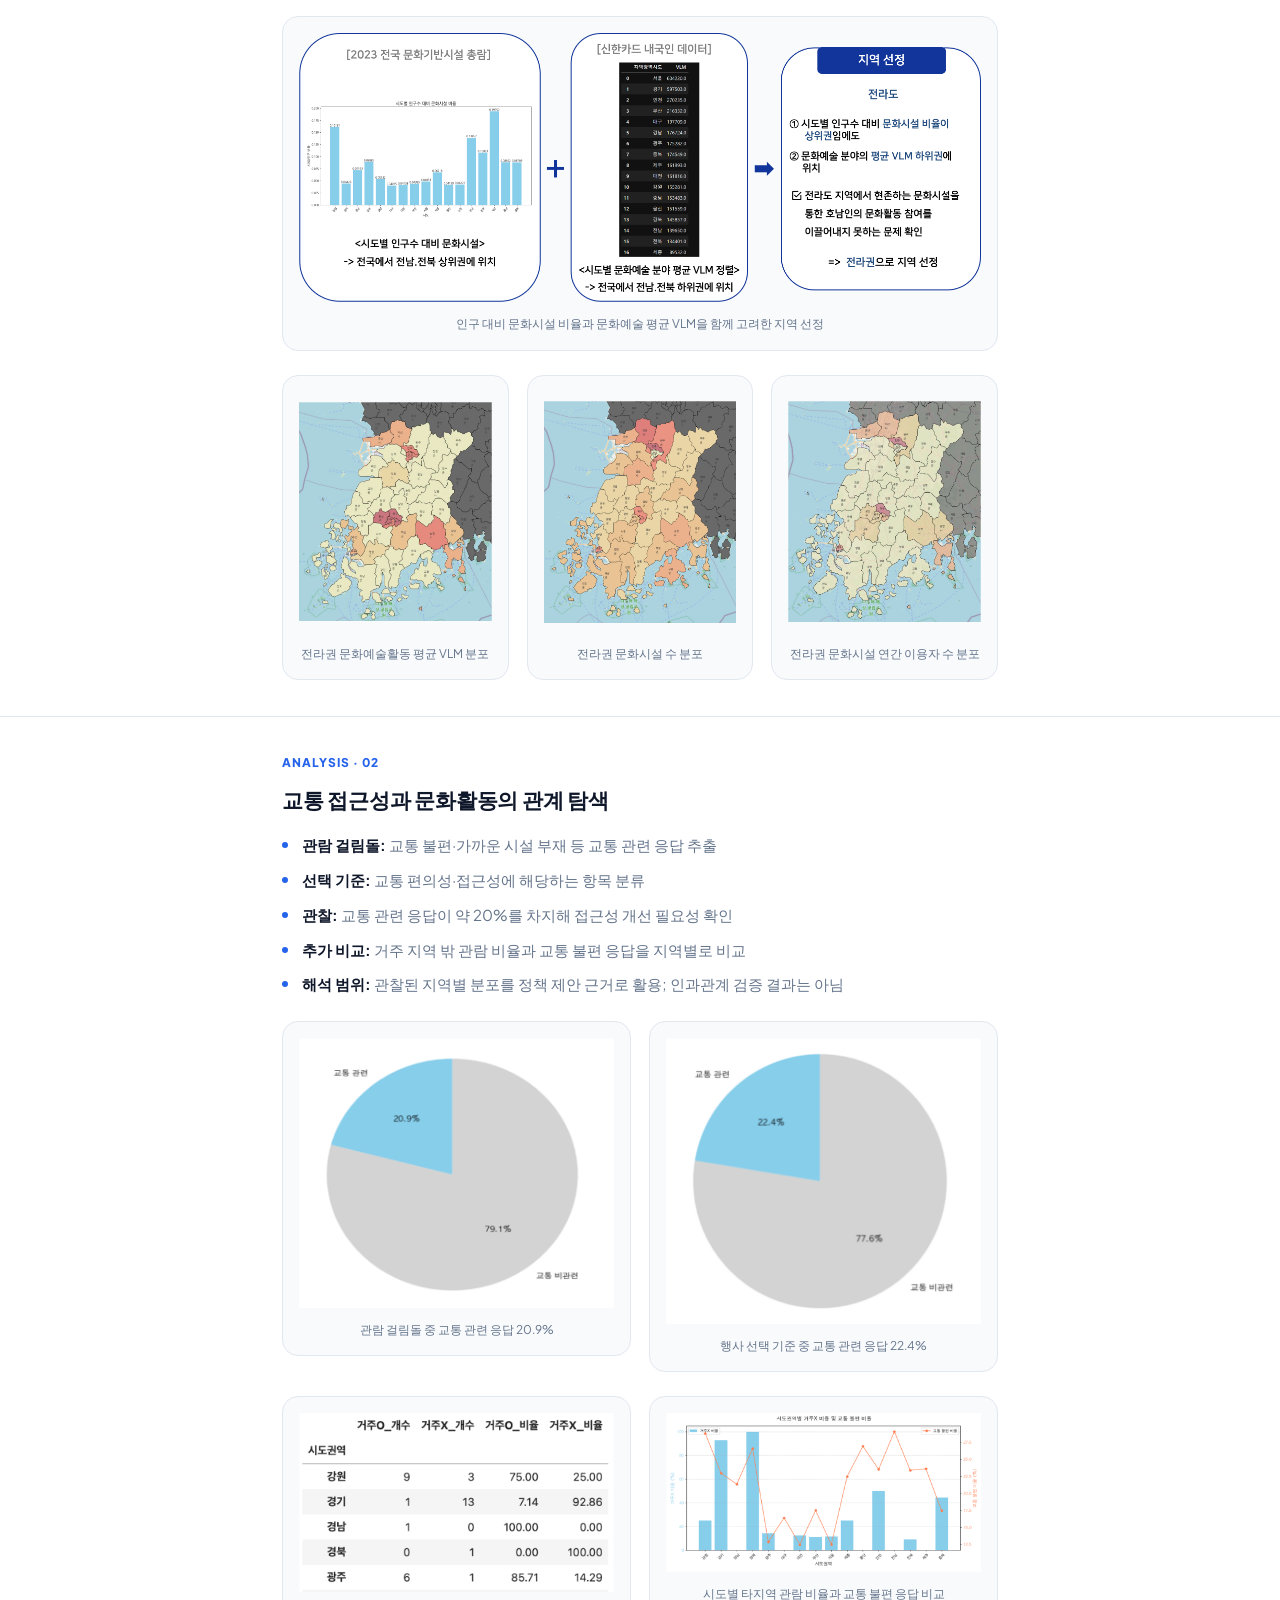
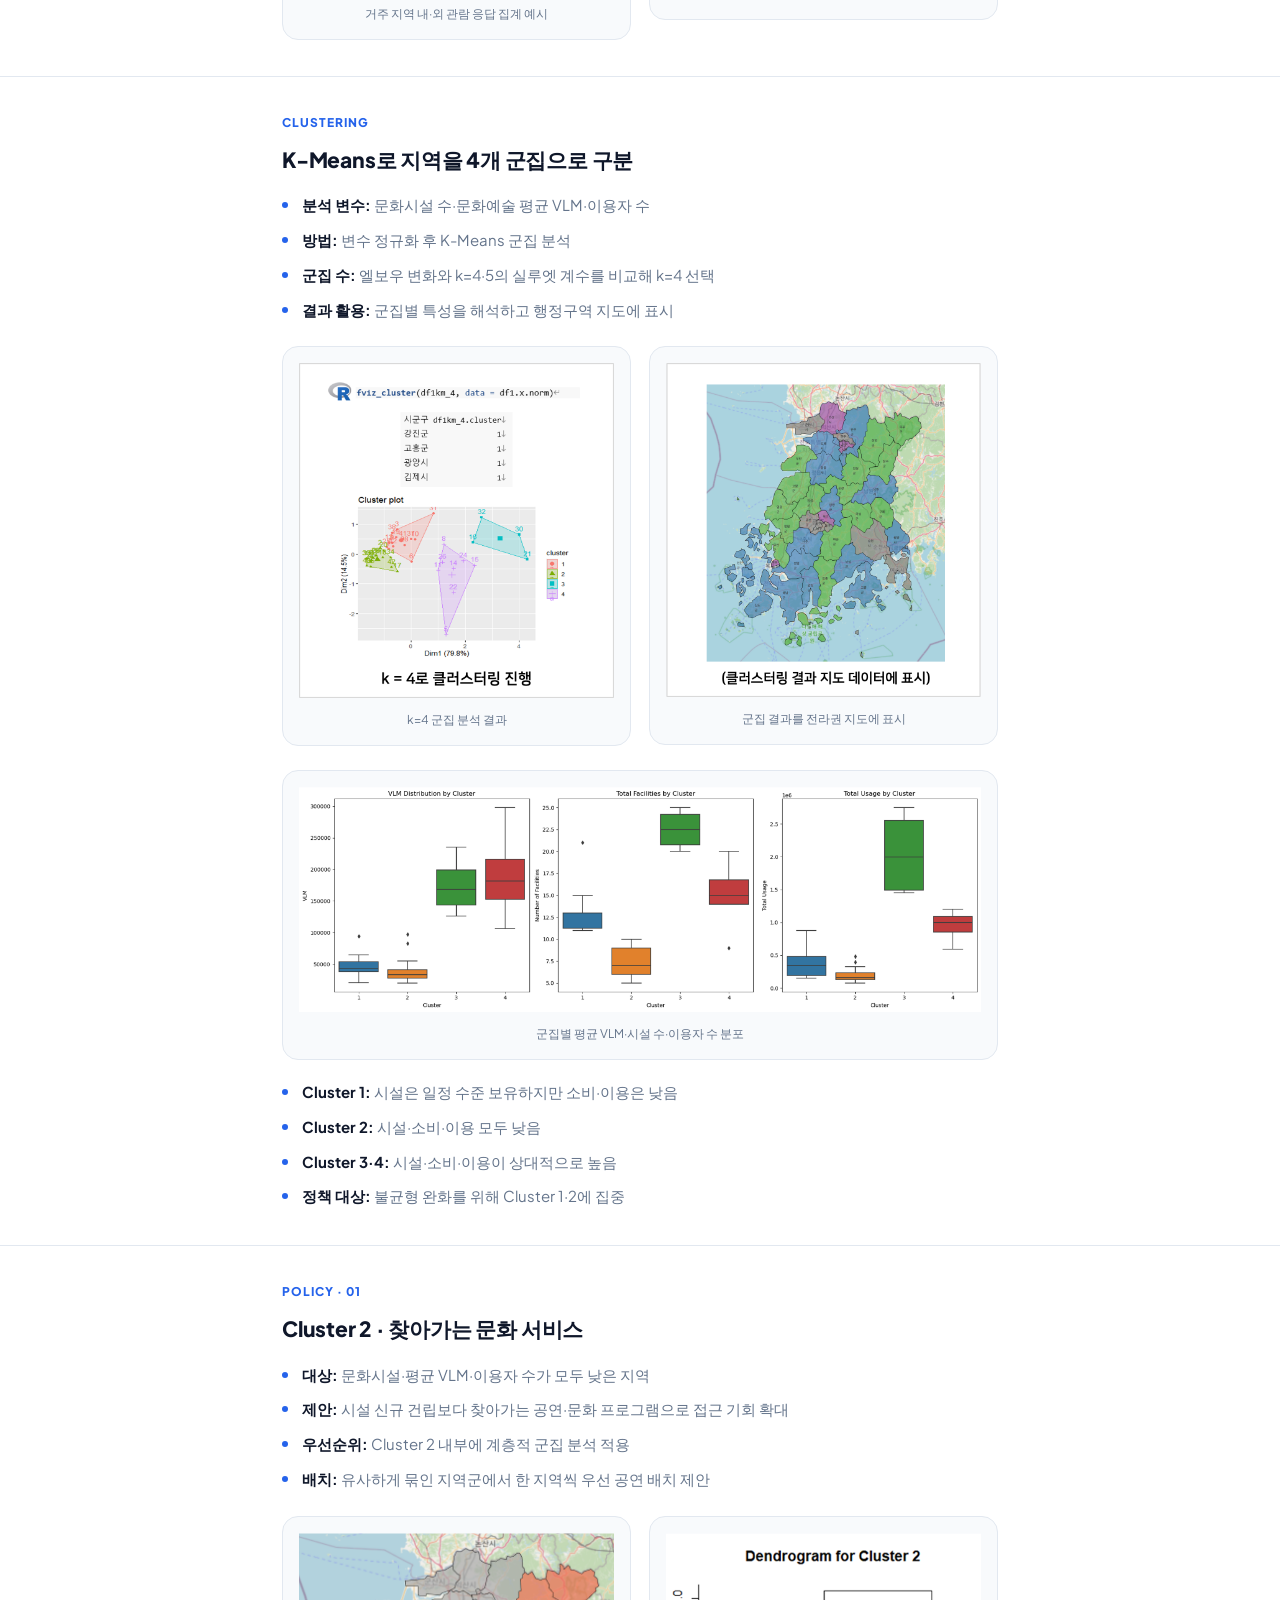
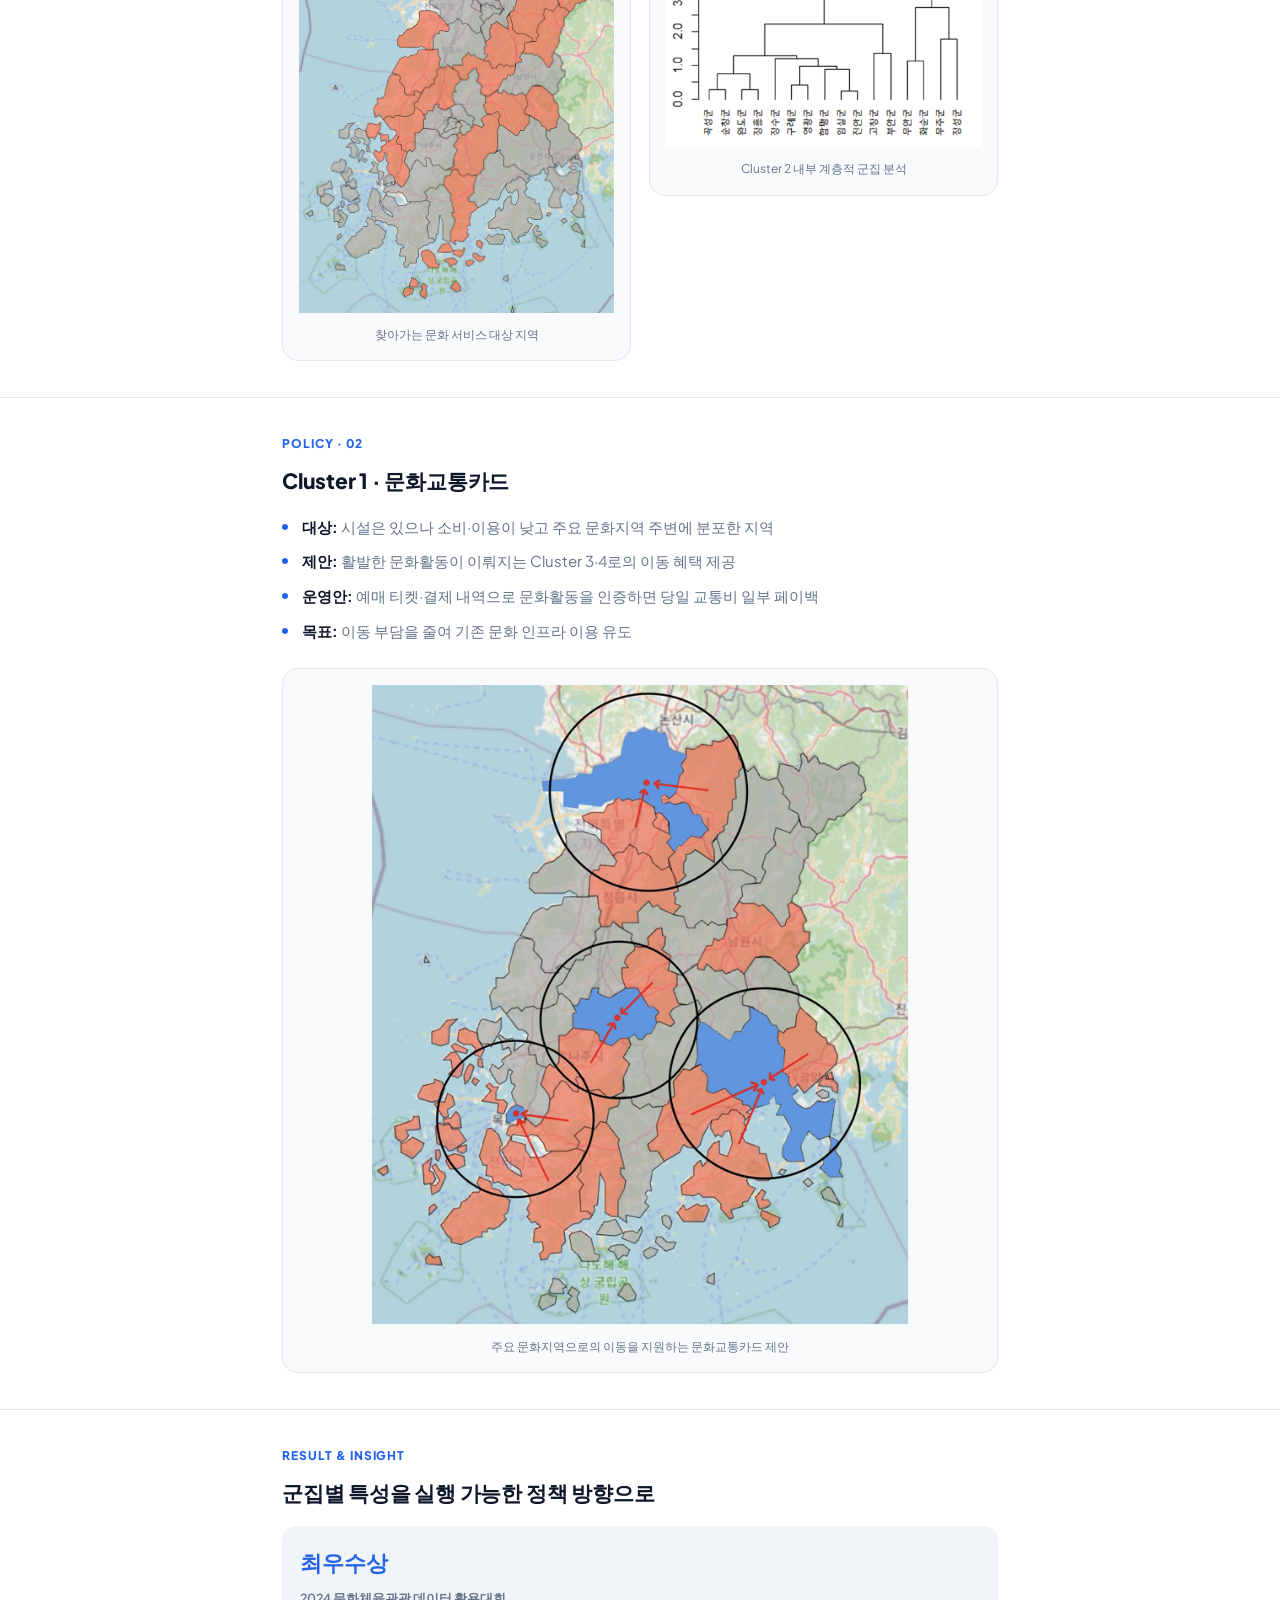
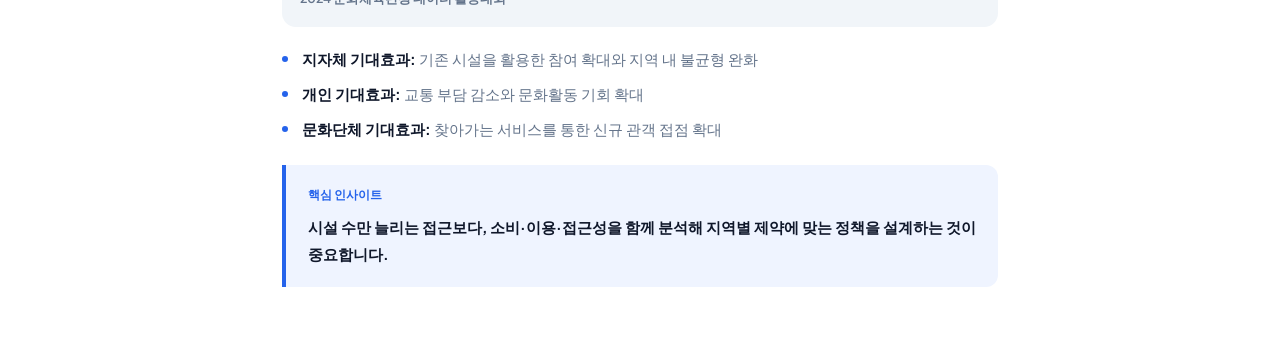
<file: projects/culture-data.html>
<!DOCTYPE html>
<html lang="ko">
<head>
<meta charset="UTF-8">
<meta name="viewport" content="width=device-width, initial-scale=1.0">
<title>문화예술활동 양극화 지역 활성화 제안 — Yeeun Kim</title>
<link rel="preconnect" href="https://fonts.googleapis.com">
<link rel="preconnect" href="https://fonts.gstatic.com" crossorigin>
<link href="https://fonts.googleapis.com/css2?family=Plus+Jakarta+Sans:wght@400;500;600;700;800&display=swap" rel="stylesheet">
<link rel="stylesheet" href="project.css">
</head>
<body>

<div class="topbar">
  <div class="wrap">
    <a class="back-link" href="../index.html#projects">← 프로젝트로 돌아가기</a>
    <div class="brand">Yeeun Kim</div>
  </div>
</div>

<header class="proj-hero">
  <div class="wrap culture-hero">
    <div>
    <div class="kicker">2024 문화체육관광 데이터 활용대회 최우수상</div>
    <h1>불균형을 기회로</h1>
    <p class="subtitle">문화예술활동 양극화가 심한 지역을 데이터로 분석하고, 군집별 특성에 맞는 정책을 제안한 프로젝트입니다.</p>
    <div class="meta-row">
      <span class="meta-chip">데이터 분석</span>
      <span class="meta-chip">K-Means 클러스터링</span>
    </div>
  </div>
    <img class="culture-hero-image" src="images/culture-data/hero-map.png" alt="문화활동 분석 대상인 전라권을 강조한 지도">
  </div>
</header>

<section class="proj-section"><div class="wrap"><div class="case-stage">BACKGROUND</div><h2>시설 확충만으로 해결되지 않는 문화활동 격차</h2><ul><li><strong>문제:</strong> 정책 지원과 인프라 투자에도 지속되는 지역별 문화예술활동 격차</li><li><strong>분석 목표:</strong> 시설 공급뿐 아니라 실제 소비·이용·교통 접근성을 함께 살펴 취약 지역 파악</li><li><strong>접근:</strong> 기존 문화 인프라 활용과 군집 특성에 맞춘 정책 제안</li></ul><figure class="case-figure"><a href="images/culture-data/analysis-roadmap.png" target="_blank" rel="noopener"><img src="images/culture-data/analysis-roadmap.png" alt="데이터 수집·전처리 → 시각화·군집 분석 → 지역 맞춤 정책 제안" loading="lazy"></a><figcaption>데이터 수집·전처리 → 시각화·군집 분석 → 지역 맞춤 정책 제안</figcaption></figure></div></section>
<section class="proj-section"><div class="wrap"><div class="case-stage">DATA</div><h2>세 가지 데이터와 지역 정보를 연결</h2><ul><li><strong>신한카드:</strong> 2023.07–2024.09 내국인 데이터에서 문화예술 업종 추출; 시도별 평균 취급액(VLM) 계산</li><li><strong>국민문화예술활동조사:</strong> 2023년 관람 여부·관람 지역·선택 기준·관람 걸림돌 분석</li><li><strong>전국 문화기반시설 총람:</strong> 2023년 자료의 9개 시설 유형을 병합; 시도·시군구·주소·연간 이용자 수 정리</li><li><strong>전처리:</strong> 지역 코드와 지역명 매핑, 업종 필터링, 시설 유형 추가 및 통합</li><li><strong>지도 연결:</strong> 지역 코드로 행정구역 경계와 분석 결과 연결</li></ul></div></section>
<section class="proj-section"><div class="wrap"><div class="case-stage">ANALYSIS · 01</div><h2>문화시설은 많지만 소비는 낮은 전라권</h2><ul><li><strong>지역 선정:</strong> 전남·전북은 인구 대비 문화시설 비율이 상위권이지만 문화예술 평균 VLM은 하위권</li><li><strong>문제 정의:</strong> 기존 시설을 통한 주민의 문화활동 참여를 충분히 이끌지 못하는 지역에 집중</li><li><strong>지역 내 분포:</strong> 문화 소비·시설·이용이 광역시와 일부 관광지역에 집중되는 양상 확인</li></ul><figure class="case-figure"><a href="images/culture-data/region-selection.png" target="_blank" rel="noopener"><img src="images/culture-data/region-selection.png" alt="인구 대비 문화시설 비율과 문화예술 평균 VLM을 함께 고려한 지역 선정" loading="lazy"></a><figcaption>인구 대비 문화시설 비율과 문화예술 평균 VLM을 함께 고려한 지역 선정</figcaption></figure><div class="case-grid culture-map-grid"><figure class="case-figure"><a href="images/culture-data/spending-map.png" target="_blank" rel="noopener"><img src="images/culture-data/spending-map.png" alt="전라권 문화예술활동 평균 VLM 분포" loading="lazy"></a><figcaption>전라권 문화예술활동 평균 VLM 분포</figcaption></figure><figure class="case-figure"><a href="images/culture-data/facilities-map.png" target="_blank" rel="noopener"><img src="images/culture-data/facilities-map.png" alt="전라권 문화시설 수 분포" loading="lazy"></a><figcaption>전라권 문화시설 수 분포</figcaption></figure><figure class="case-figure"><a href="images/culture-data/usage-map.png" target="_blank" rel="noopener"><img src="images/culture-data/usage-map.png" alt="전라권 문화시설 연간 이용자 수 분포" loading="lazy"></a><figcaption>전라권 문화시설 연간 이용자 수 분포</figcaption></figure></div></div></section>
<section class="proj-section"><div class="wrap"><div class="case-stage">ANALYSIS · 02</div><h2>교통 접근성과 문화활동의 관계 탐색</h2><ul><li><strong>관람 걸림돌:</strong> 교통 불편·가까운 시설 부재 등 교통 관련 응답 추출</li><li><strong>선택 기준:</strong> 교통 편의성·접근성에 해당하는 항목 분류</li><li><strong>관찰:</strong> 교통 관련 응답이 약 20%를 차지해 접근성 개선 필요성 확인</li><li><strong>추가 비교:</strong> 거주 지역 밖 관람 비율과 교통 불편 응답을 지역별로 비교</li><li><strong>해석 범위:</strong> 관찰된 지역별 분포를 정책 제안 근거로 활용; 인과관계 검증 결과는 아님</li></ul><div class="case-grid"><figure class="case-figure"><a href="images/culture-data/transport-barriers.png" target="_blank" rel="noopener"><img src="images/culture-data/transport-barriers.png" alt="관람 걸림돌 중 교통 관련 응답 20.9%" loading="lazy"></a><figcaption>관람 걸림돌 중 교통 관련 응답 20.9%</figcaption></figure><figure class="case-figure"><a href="images/culture-data/transport-criteria.png" target="_blank" rel="noopener"><img src="images/culture-data/transport-criteria.png" alt="행사 선택 기준 중 교통 관련 응답 22.4%" loading="lazy"></a><figcaption>행사 선택 기준 중 교통 관련 응답 22.4%</figcaption></figure></div><div class="case-grid"><figure class="case-figure"><a href="images/culture-data/regional-visits.png" target="_blank" rel="noopener"><img src="images/culture-data/regional-visits.png" alt="거주 지역 내·외 관람 응답 집계 예시" loading="lazy"></a><figcaption>거주 지역 내·외 관람 응답 집계 예시</figcaption></figure><figure class="case-figure"><a href="images/culture-data/transport-comparison.png" target="_blank" rel="noopener"><img src="images/culture-data/transport-comparison.png" alt="시도별 타지역 관람 비율과 교통 불편 응답 비교" loading="lazy"></a><figcaption>시도별 타지역 관람 비율과 교통 불편 응답 비교</figcaption></figure></div></div></section>
<section class="proj-section"><div class="wrap"><div class="case-stage">CLUSTERING</div><h2>K-Means로 지역을 4개 군집으로 구분</h2><ul><li><strong>분석 변수:</strong> 문화시설 수·문화예술 평균 VLM·이용자 수</li><li><strong>방법:</strong> 변수 정규화 후 K-Means 군집 분석</li><li><strong>군집 수:</strong> 엘보우 변화와 k=4·5의 실루엣 계수를 비교해 k=4 선택</li><li><strong>결과 활용:</strong> 군집별 특성을 해석하고 행정구역 지도에 표시</li></ul><div class="case-grid"><figure class="case-figure"><a href="images/culture-data/cluster-plot.png" target="_blank" rel="noopener"><img src="images/culture-data/cluster-plot.png" alt="k=4 군집 분석 결과" loading="lazy"></a><figcaption>k=4 군집 분석 결과</figcaption></figure><figure class="case-figure"><a href="images/culture-data/cluster-map.png" target="_blank" rel="noopener"><img src="images/culture-data/cluster-map.png" alt="군집 결과를 전라권 지도에 표시" loading="lazy"></a><figcaption>군집 결과를 전라권 지도에 표시</figcaption></figure></div><figure class="case-figure"><a href="images/culture-data/cluster-characteristics.png" target="_blank" rel="noopener"><img src="images/culture-data/cluster-characteristics.png" alt="군집별 평균 VLM·시설 수·이용자 수 분포" loading="lazy"></a><figcaption>군집별 평균 VLM·시설 수·이용자 수 분포</figcaption></figure><ul><li><strong>Cluster 1:</strong> 시설은 일정 수준 보유하지만 소비·이용은 낮음</li><li><strong>Cluster 2:</strong> 시설·소비·이용 모두 낮음</li><li><strong>Cluster 3·4:</strong> 시설·소비·이용이 상대적으로 높음</li><li><strong>정책 대상:</strong> 불균형 완화를 위해 Cluster 1·2에 집중</li></ul></div></section>
<section class="proj-section"><div class="wrap"><div class="case-stage">POLICY · 01</div><h2>Cluster 2 · 찾아가는 문화 서비스</h2><ul><li><strong>대상:</strong> 문화시설·평균 VLM·이용자 수가 모두 낮은 지역</li><li><strong>제안:</strong> 시설 신규 건립보다 찾아가는 공연·문화 프로그램으로 접근 기회 확대</li><li><strong>우선순위:</strong> Cluster 2 내부에 계층적 군집 분석 적용</li><li><strong>배치:</strong> 유사하게 묶인 지역군에서 한 지역씩 우선 공연 배치 제안</li></ul><div class="case-grid"><figure class="case-figure"><a href="images/culture-data/outreach-map.png" target="_blank" rel="noopener"><img src="images/culture-data/outreach-map.png" alt="찾아가는 문화 서비스 대상 지역" loading="lazy"></a><figcaption>찾아가는 문화 서비스 대상 지역</figcaption></figure><figure class="case-figure"><a href="images/culture-data/hierarchical-clustering.png" target="_blank" rel="noopener"><img src="images/culture-data/hierarchical-clustering.png" alt="Cluster 2 내부 계층적 군집 분석" loading="lazy"></a><figcaption>Cluster 2 내부 계층적 군집 분석</figcaption></figure></div></div></section>
<section class="proj-section"><div class="wrap"><div class="case-stage">POLICY · 02</div><h2>Cluster 1 · 문화교통카드</h2><ul><li><strong>대상:</strong> 시설은 있으나 소비·이용이 낮고 주요 문화지역 주변에 분포한 지역</li><li><strong>제안:</strong> 활발한 문화활동이 이뤄지는 Cluster 3·4로의 이동 혜택 제공</li><li><strong>운영안:</strong> 예매 티켓·결제 내역으로 문화활동을 인증하면 당일 교통비 일부 페이백</li><li><strong>목표:</strong> 이동 부담을 줄여 기존 문화 인프라 이용 유도</li></ul><figure class="case-figure"><a href="images/culture-data/transport-policy.png" target="_blank" rel="noopener"><img src="images/culture-data/transport-policy.png" alt="주요 문화지역으로의 이동을 지원하는 문화교통카드 제안" loading="lazy"></a><figcaption>주요 문화지역으로의 이동을 지원하는 문화교통카드 제안</figcaption></figure></div></section>
<section class="proj-section"><div class="wrap"><div class="case-stage">RESULT & INSIGHT</div><h2>군집별 특성을 실행 가능한 정책 방향으로</h2><div class="stat-row"><div class="stat-card"><div class="num">최우수상</div><div class="label">2024 문화체육관광 데이터 활용대회</div></div></div><ul><li><strong>지자체 기대효과:</strong> 기존 시설을 활용한 참여 확대와 지역 내 불균형 완화</li><li><strong>개인 기대효과:</strong> 교통 부담 감소와 문화활동 기회 확대</li><li><strong>문화단체 기대효과:</strong> 찾아가는 서비스를 통한 신규 관객 접점 확대</li></ul><aside class="case-insight"><div class="case-insight-label">핵심 인사이트</div><p><strong>시설 수만 늘리는 접근보다, 소비·이용·접근성을 함께 분석해 지역별 제약에 맞는 정책을 설계하는 것이 중요합니다.</strong></p></aside></div></section>
</file>
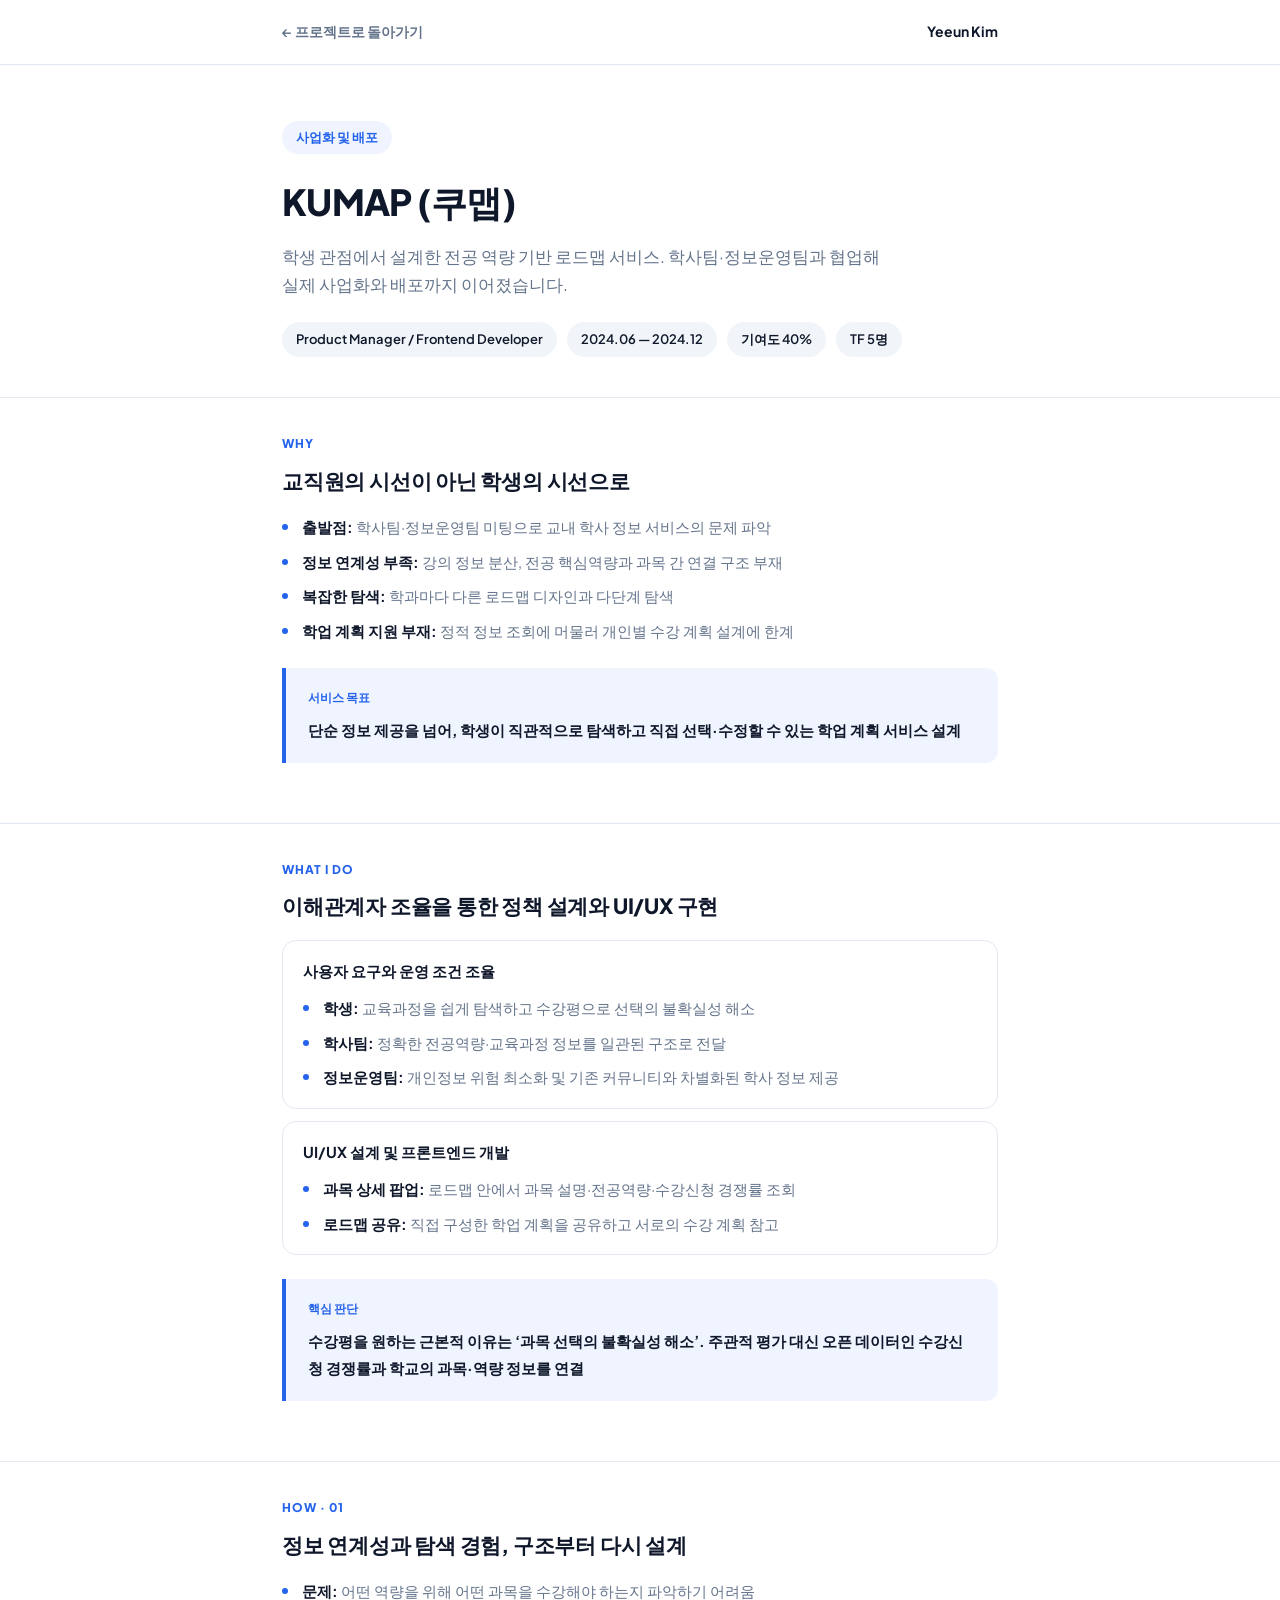
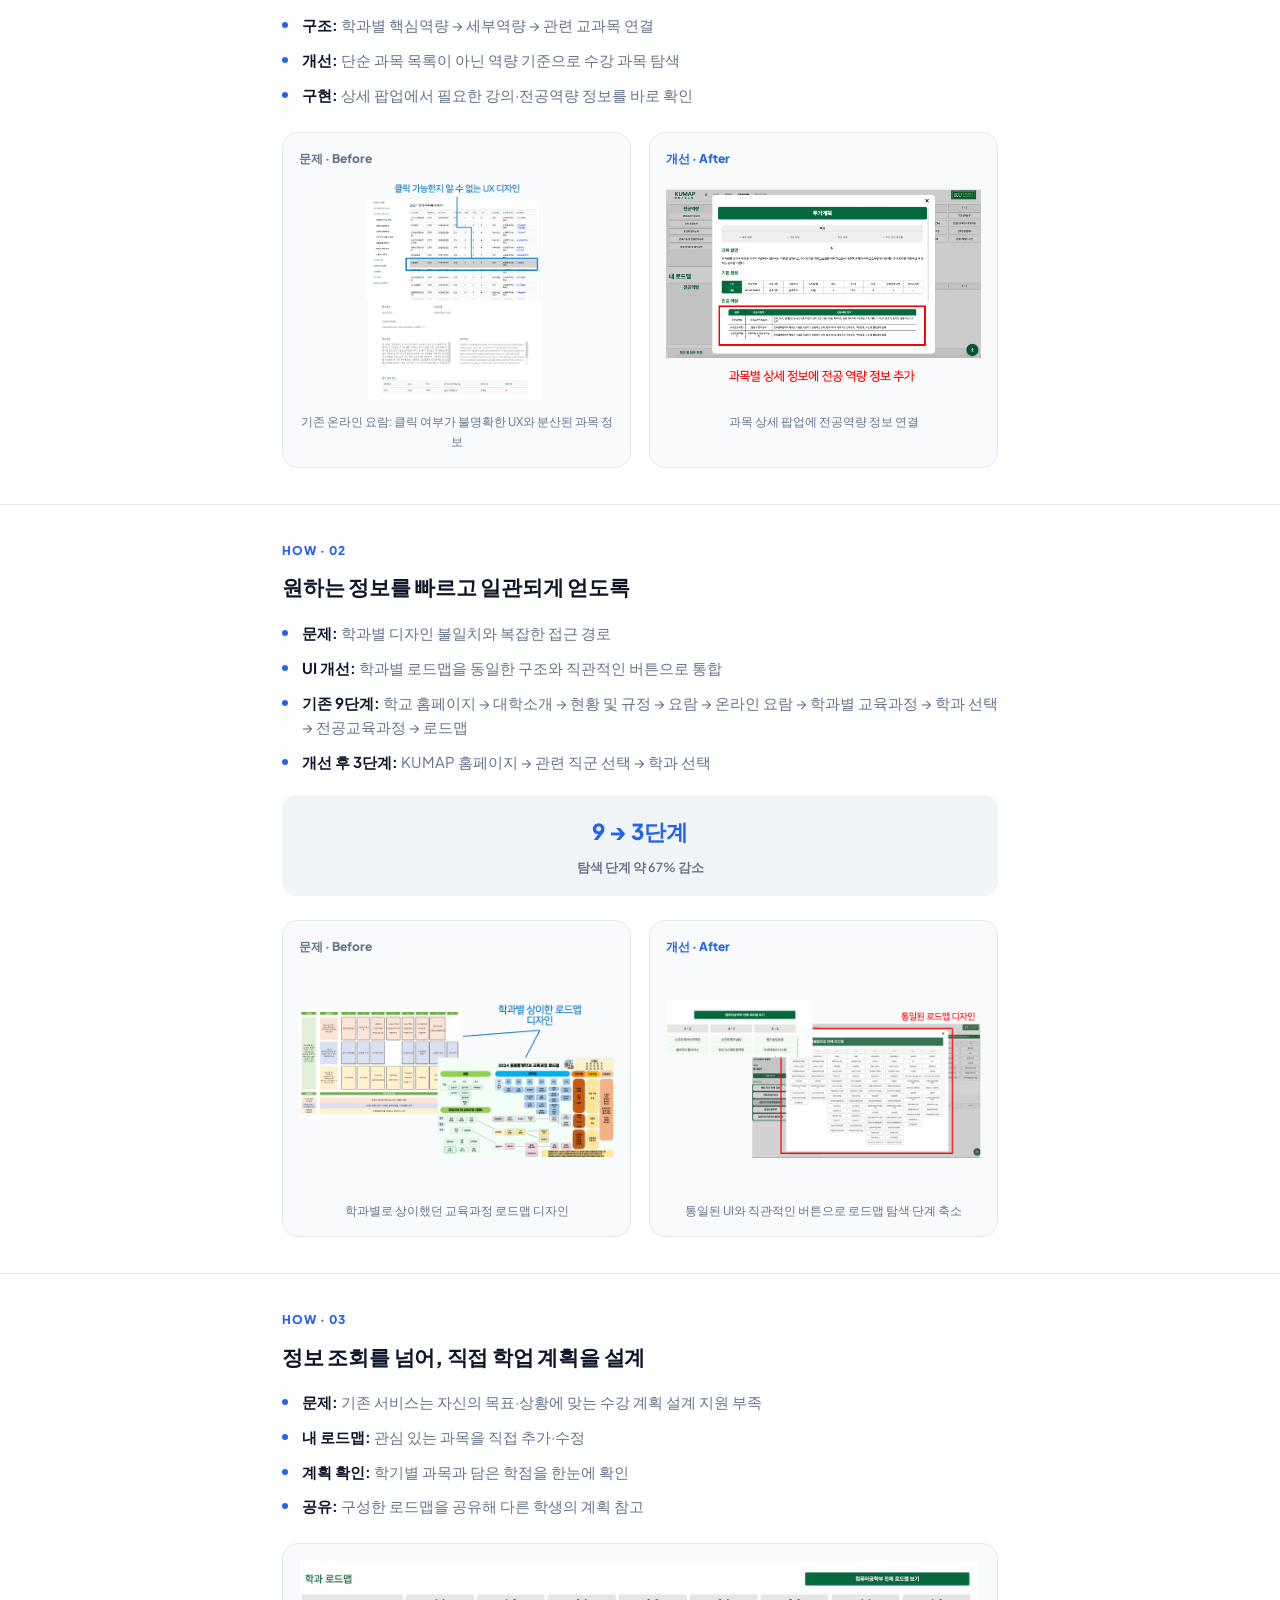
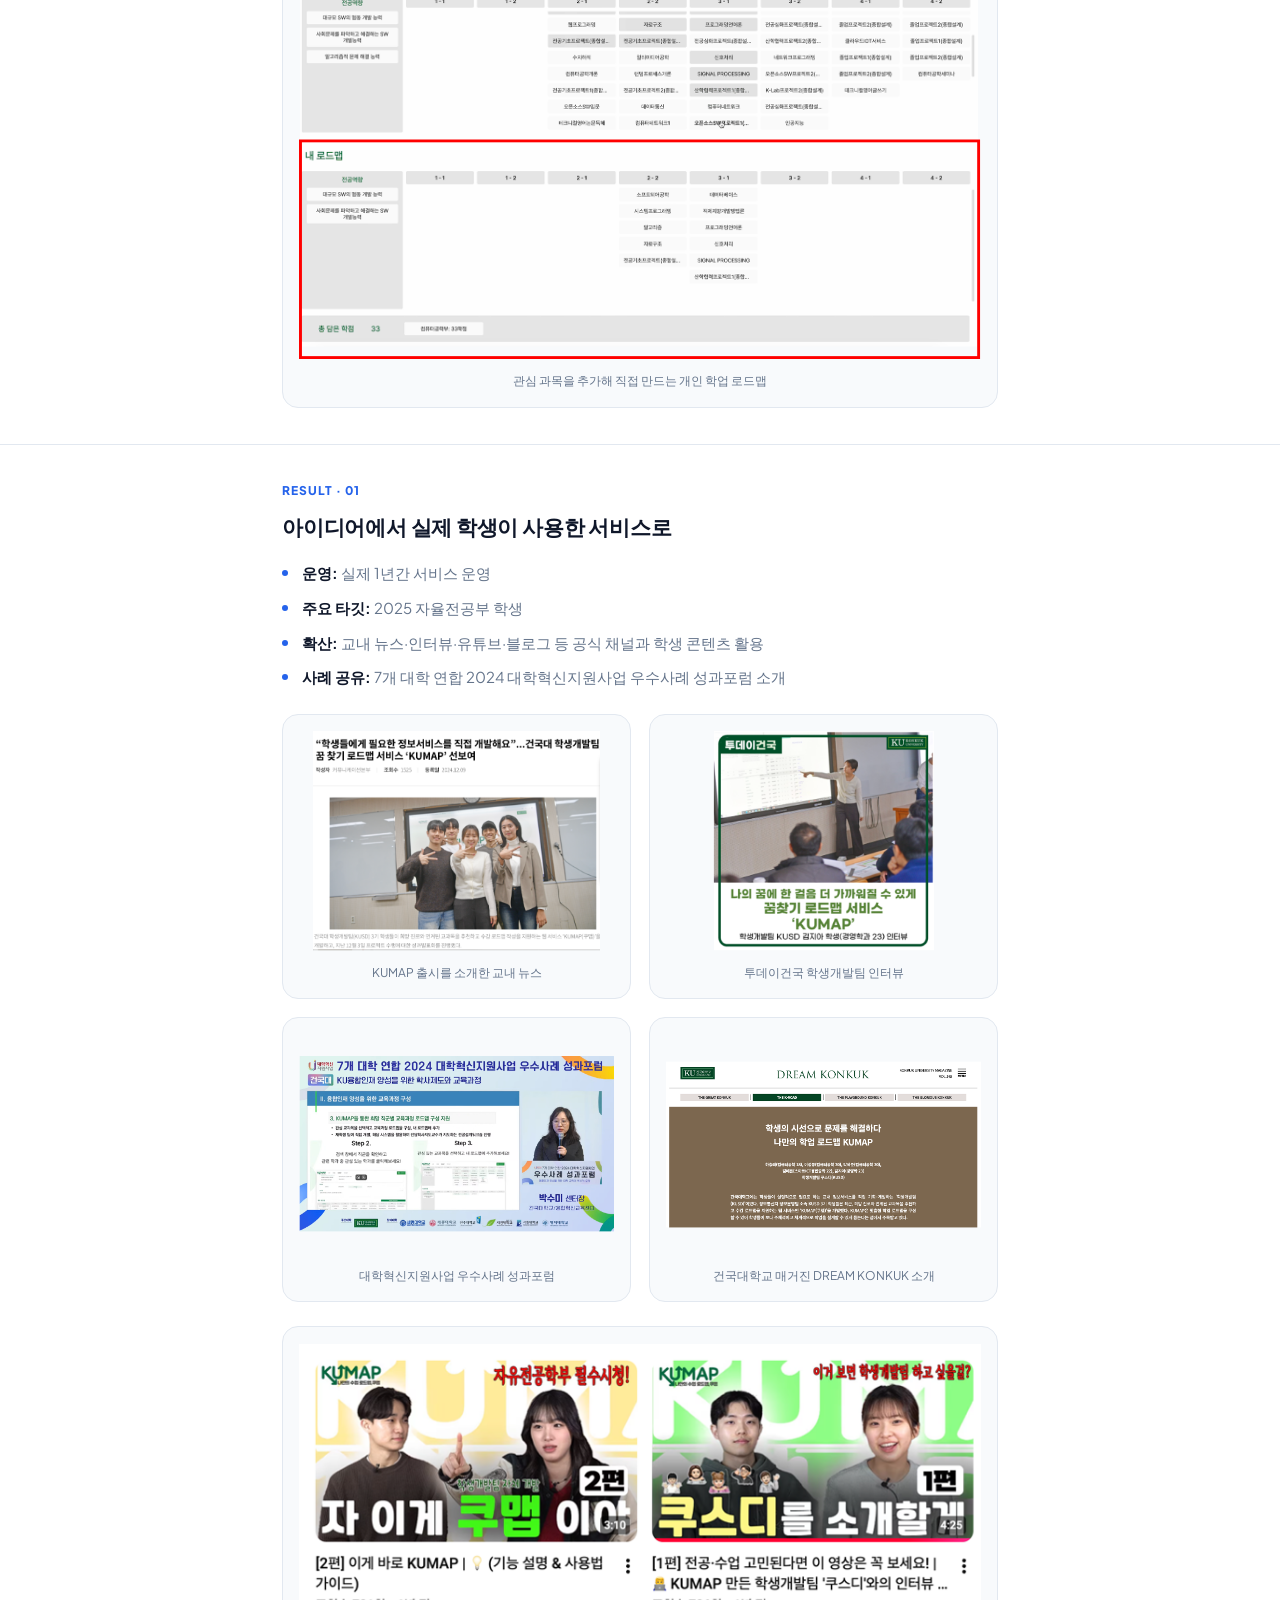
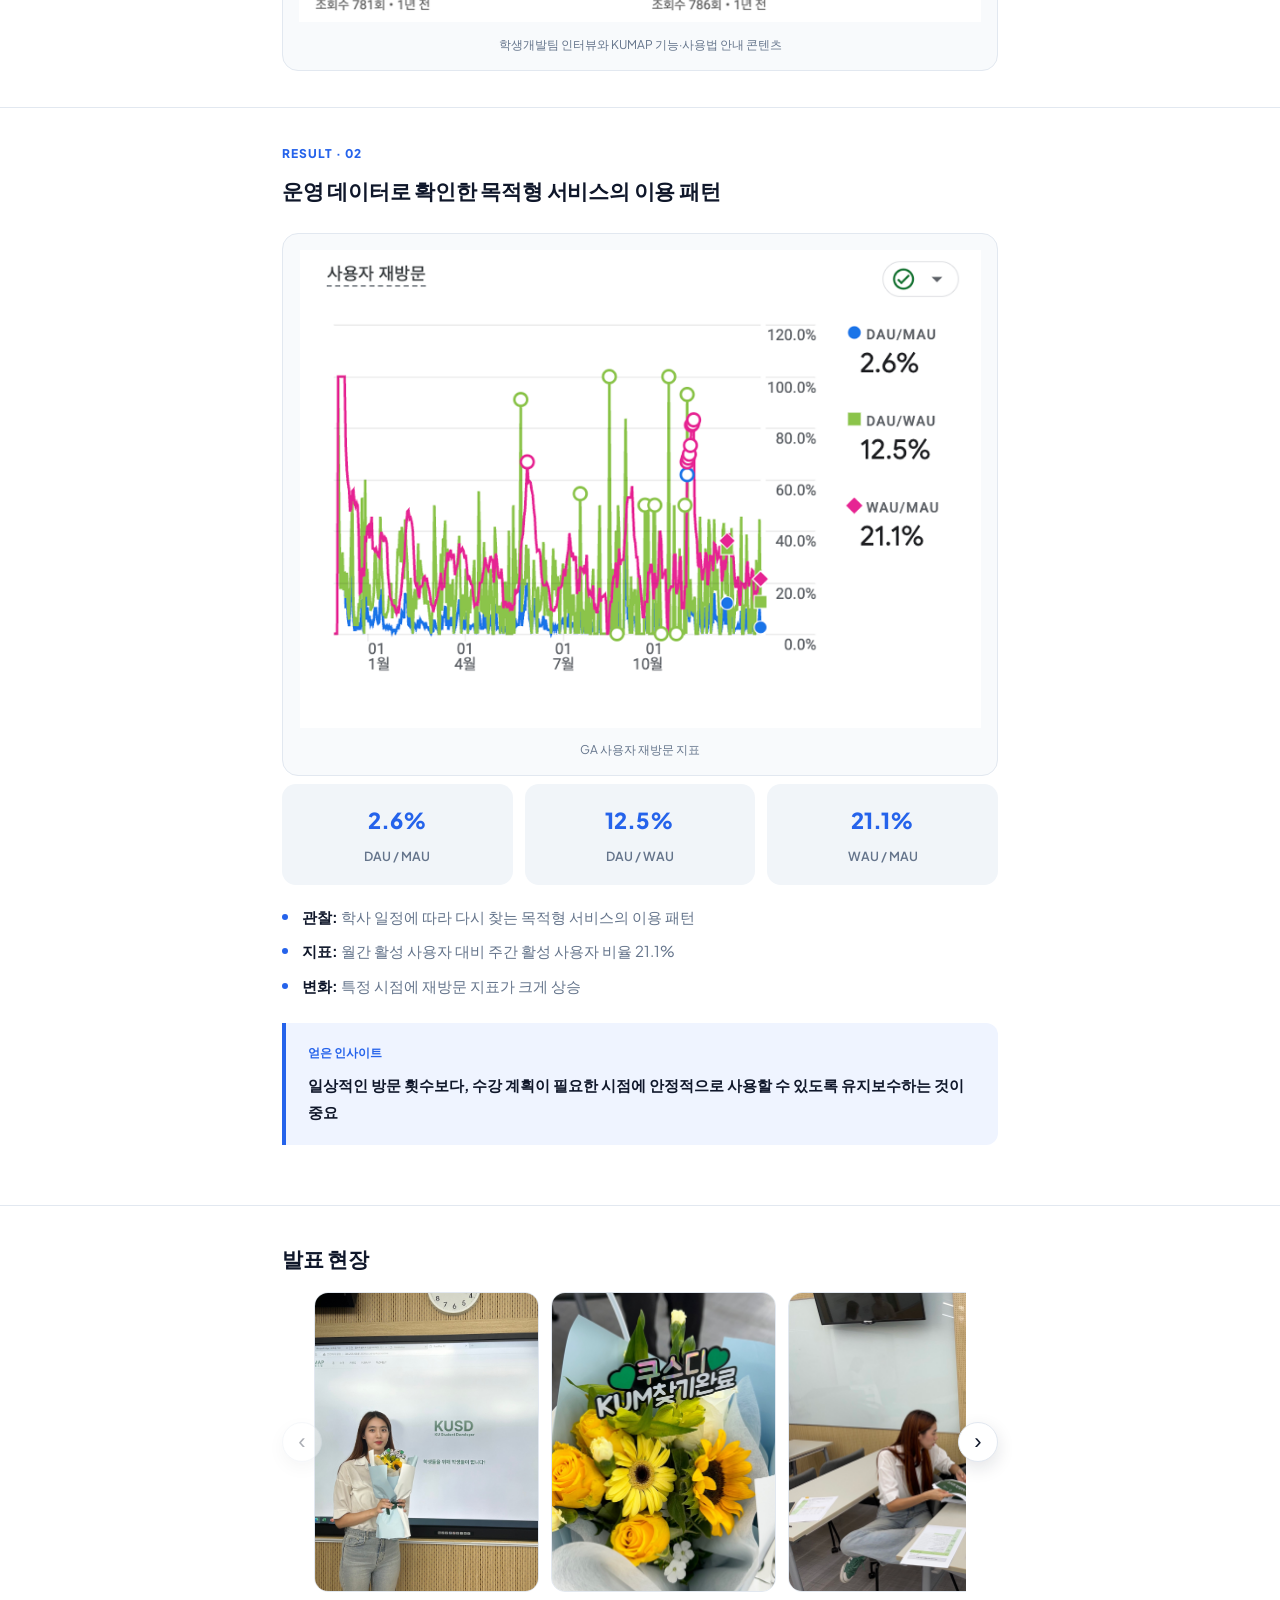
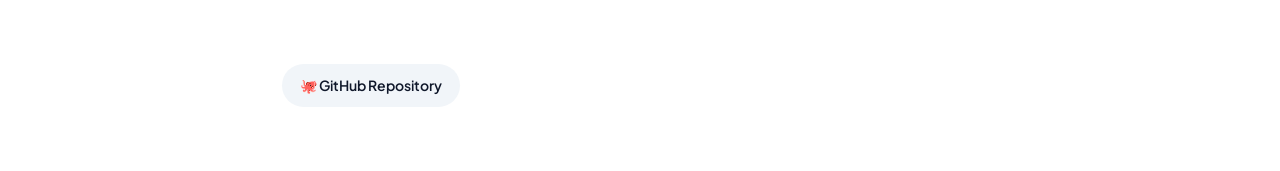
<file: projects/kumap.html>
<!DOCTYPE html>
<html lang="ko">
  <head>
    <meta charset="UTF-8" />
    <meta name="viewport" content="width=device-width, initial-scale=1.0" />
    <title>KUMAP — Yeeun Kim</title>
    <link rel="preconnect" href="https://fonts.googleapis.com" />
    <link rel="preconnect" href="https://fonts.gstatic.com" crossorigin />
    <link
      href="https://fonts.googleapis.com/css2?family=Plus+Jakarta+Sans:wght@400;500;600;700;800&display=swap"
      rel="stylesheet"
    />
    <link rel="stylesheet" href="project.css" />
  </head>
  <body class="kumap-case">
    <div class="topbar">
      <div class="wrap">
        <a class="back-link" href="../index.html#projects"
          >← 프로젝트로 돌아가기</a
        >
        <div class="brand">Yeeun Kim</div>
      </div>
    </div>

    <header class="proj-hero">
      <div class="wrap">
        <div class="kicker">사업화 및 배포</div>
        <h1>KUMAP (쿠맵)</h1>
        <p class="subtitle">
          학생 관점에서 설계한 전공 역량 기반 로드맵 서비스. 학사팀·정보운영팀과
          협업해 실제 사업화와 배포까지 이어졌습니다.
        </p>
        <div class="meta-row">
          <span class="meta-chip">Product Manager / Frontend Developer</span>
          <span class="meta-chip">2024.06 — 2024.12</span>
          <span class="meta-chip">기여도 40%</span>
          <span class="meta-chip">TF 5명</span>
        </div>
      </div>
    </header>

<section class="proj-section"><div class="wrap"><div class="case-stage">WHY</div><h2>교직원의 시선이 아닌 학생의 시선으로</h2><ul><li><strong>출발점:</strong> 학사팀·정보운영팀 미팅으로 교내 학사 정보 서비스의 문제 파악</li><li><strong>정보 연계성 부족:</strong> 강의 정보 분산, 전공 핵심역량과 과목 간 연결 구조 부재</li><li><strong>복잡한 탐색:</strong> 학과마다 다른 로드맵 디자인과 다단계 탐색</li><li><strong>학업 계획 지원 부재:</strong> 정적 정보 조회에 머물러 개인별 수강 계획 설계에 한계</li></ul><aside class="case-insight"><div class="case-insight-label">서비스 목표</div><p><strong>단순 정보 제공을 넘어, 학생이 직관적으로 탐색하고 직접 선택·수정할 수 있는 학업 계획 서비스 설계</strong></p></aside></div></section>
<section class="proj-section"><div class="wrap"><div class="case-stage">WHAT I DO</div><h2>이해관계자 조율을 통한 정책 설계와 UI/UX 구현</h2><div class="feature-grid"><div class="feature-card"><div class="ftitle">사용자 요구와 운영 조건 조율</div><ul><li><strong>학생:</strong> 교육과정을 쉽게 탐색하고 수강평으로 선택의 불확실성 해소</li><li><strong>학사팀:</strong> 정확한 전공역량·교육과정 정보를 일관된 구조로 전달</li><li><strong>정보운영팀:</strong> 개인정보 위험 최소화 및 기존 커뮤니티와 차별화된 학사 정보 제공</li></ul></div><div class="feature-card"><div class="ftitle">UI/UX 설계 및 프론트엔드 개발</div><ul><li><strong>과목 상세 팝업:</strong> 로드맵 안에서 과목 설명·전공역량·수강신청 경쟁률 조회</li><li><strong>로드맵 공유:</strong> 직접 구성한 학업 계획을 공유하고 서로의 수강 계획 참고</li></ul></div></div><aside class="case-insight"><div class="case-insight-label">핵심 판단</div><p><strong>수강평을 원하는 근본적 이유는 ‘과목 선택의 불확실성 해소’. 주관적 평가 대신 오픈 데이터인 수강신청 경쟁률과 학교의 과목·역량 정보를 연결</strong></p></aside></div></section>
<section class="proj-section"><div class="wrap"><div class="case-stage">HOW · 01</div><h2>정보 연계성과 탐색 경험, 구조부터 다시 설계</h2><ul><li><strong>문제:</strong> 어떤 역량을 위해 어떤 과목을 수강해야 하는지 파악하기 어려움</li><li><strong>구조:</strong> 학과별 핵심역량 → 세부역량 → 관련 교과목 연결</li><li><strong>개선:</strong> 단순 과목 목록이 아닌 역량 기준으로 수강 과목 탐색</li><li><strong>구현:</strong> 상세 팝업에서 필요한 강의·전공역량 정보를 바로 확인</li></ul><div class="case-grid comparison-figures"><figure class="case-figure"><div class="comparison-label">문제 · Before</div><a href="images/kumap/before-course.png" target="_blank" rel="noopener"><img src="images/kumap/before-course.png" alt="기존 온라인 요람: 클릭 여부가 불명확한 UX와 분산된 과목 정보" loading="lazy"></a><figcaption>기존 온라인 요람: 클릭 여부가 불명확한 UX와 분산된 과목 정보</figcaption></figure><figure class="case-figure"><div class="comparison-label">개선 · After</div><a href="images/kumap/course-details.png" target="_blank" rel="noopener"><img src="images/kumap/course-details.png" alt="과목 상세 팝업에 전공역량 정보 연결" loading="lazy"></a><figcaption>과목 상세 팝업에 전공역량 정보 연결</figcaption></figure></div></div></section>
<section class="proj-section"><div class="wrap"><div class="case-stage">HOW · 02</div><h2>원하는 정보를 빠르고 일관되게 얻도록</h2><ul><li><strong>문제:</strong> 학과별 디자인 불일치와 복잡한 접근 경로</li><li><strong>UI 개선:</strong> 학과별 로드맵을 동일한 구조와 직관적인 버튼으로 통합</li><li><strong>기존 9단계:</strong> 학교 홈페이지 → 대학소개 → 현황 및 규정 → 요람 → 온라인 요람 → 학과별 교육과정 → 학과 선택 → 전공교육과정 → 로드맵</li><li><strong>개선 후 3단계:</strong> KUMAP 홈페이지 → 관련 직군 선택 → 학과 선택</li></ul><div class="stat-row"><div class="stat-card"><div class="num">9 → 3단계</div><div class="label">탐색 단계 약 67% 감소</div></div></div><div class="case-grid comparison-figures"><figure class="case-figure"><div class="comparison-label">문제 · Before</div><a href="images/kumap/before-roadmaps.png" target="_blank" rel="noopener"><img src="images/kumap/before-roadmaps.png" alt="학과별로 상이했던 교육과정 로드맵 디자인" loading="lazy"></a><figcaption>학과별로 상이했던 교육과정 로드맵 디자인</figcaption></figure><figure class="case-figure"><div class="comparison-label">개선 · After</div><a href="images/kumap/unified-roadmap.png" target="_blank" rel="noopener"><img src="images/kumap/unified-roadmap.png" alt="통일된 UI와 직관적인 버튼으로 로드맵 탐색 단계 축소" loading="lazy"></a><figcaption>통일된 UI와 직관적인 버튼으로 로드맵 탐색 단계 축소</figcaption></figure></div></div></section>
<section class="proj-section"><div class="wrap"><div class="case-stage">HOW · 03</div><h2>정보 조회를 넘어, 직접 학업 계획을 설계</h2><ul><li><strong>문제:</strong> 기존 서비스는 자신의 목표·상황에 맞는 수강 계획 설계 지원 부족</li><li><strong>내 로드맵:</strong> 관심 있는 과목을 직접 추가·수정</li><li><strong>계획 확인:</strong> 학기별 과목과 담은 학점을 한눈에 확인</li><li><strong>공유:</strong> 구성한 로드맵을 공유해 다른 학생의 계획 참고</li></ul><figure class="case-figure"><a href="images/kumap/personal-roadmap.png" target="_blank" rel="noopener"><img src="images/kumap/personal-roadmap.png" alt="관심 과목을 추가해 직접 만드는 개인 학업 로드맵" loading="lazy"></a><figcaption>관심 과목을 추가해 직접 만드는 개인 학업 로드맵</figcaption></figure></div></section>
<section class="proj-section"><div class="wrap"><div class="case-stage">RESULT · 01</div><h2>아이디어에서 실제 학생이 사용한 서비스로</h2><ul><li><strong>운영:</strong> 실제 1년간 서비스 운영</li><li><strong>주요 타깃:</strong> 2025 자율전공부 학생</li><li><strong>확산:</strong> 교내 뉴스·인터뷰·유튜브·블로그 등 공식 채널과 학생 콘텐츠 활용</li><li><strong>사례 공유:</strong> 7개 대학 연합 2024 대학혁신지원사업 우수사례 성과포럼 소개</li></ul><div class="case-grid"><figure class="case-figure"><a href="images/kumap/campus-news.png" target="_blank" rel="noopener"><img src="images/kumap/campus-news.png" alt="KUMAP 출시를 소개한 교내 뉴스" loading="lazy"></a><figcaption>KUMAP 출시를 소개한 교내 뉴스</figcaption></figure><figure class="case-figure"><a href="images/kumap/student-interview.png" target="_blank" rel="noopener"><img src="images/kumap/student-interview.png" alt="투데이건국 학생개발팀 인터뷰" loading="lazy"></a><figcaption>투데이건국 학생개발팀 인터뷰</figcaption></figure><figure class="case-figure"><a href="images/kumap/achievement-forum.png" target="_blank" rel="noopener"><img src="images/kumap/achievement-forum.png" alt="대학혁신지원사업 우수사례 성과포럼" loading="lazy"></a><figcaption>대학혁신지원사업 우수사례 성과포럼</figcaption></figure><figure class="case-figure"><a href="images/kumap/university-magazine.png" target="_blank" rel="noopener"><img src="images/kumap/university-magazine.png" alt="건국대학교 매거진 DREAM KONKUK 소개" loading="lazy"></a><figcaption>건국대학교 매거진 DREAM KONKUK 소개</figcaption></figure></div><figure class="case-figure"><a href="images/kumap/youtube.png" target="_blank" rel="noopener"><img src="images/kumap/youtube.png" alt="학생개발팀 인터뷰와 KUMAP 기능·사용법 안내 콘텐츠" loading="lazy"></a><figcaption>학생개발팀 인터뷰와 KUMAP 기능·사용법 안내 콘텐츠</figcaption></figure></div></section>
<section class="proj-section"><div class="wrap"><div class="case-stage">RESULT · 02</div><h2>운영 데이터로 확인한 목적형 서비스의 이용 패턴</h2><figure class="case-figure"><a href="images/kumap/analytics.png" target="_blank" rel="noopener"><img src="images/kumap/analytics.png" alt="GA 사용자 재방문 지표" loading="lazy"></a><figcaption>GA 사용자 재방문 지표</figcaption></figure><div class="stat-row"><div class="stat-card"><div class="num">2.6%</div><div class="label">DAU / MAU</div></div><div class="stat-card"><div class="num">12.5%</div><div class="label">DAU / WAU</div></div><div class="stat-card"><div class="num">21.1%</div><div class="label">WAU / MAU</div></div></div><ul><li><strong>관찰:</strong> 학사 일정에 따라 다시 찾는 목적형 서비스의 이용 패턴</li><li><strong>지표:</strong> 월간 활성 사용자 대비 주간 활성 사용자 비율 21.1%</li><li><strong>변화:</strong> 특정 시점에 재방문 지표가 크게 상승</li></ul><aside class="case-insight"><div class="case-insight-label">얻은 인사이트</div><p><strong>일상적인 방문 횟수보다, 수강 계획이 필요한 시점에 안정적으로 사용할 수 있도록 유지보수하는 것이 중요</strong></p></aside></div></section>
    <section class="proj-section">
      <div class="wrap">
        <h2>발표 현장</h2>
        <div class="photo-carousel kumap-carousel" data-carousel>
          <button
            class="carousel-button prev"
            type="button"
            aria-label="이전 사진"
            aria-controls="kumap-photo-track"
          >
            ‹
          </button>
          <div
            class="carousel-track"
            id="kumap-photo-track"
            tabindex="0"
            aria-label="KUMAP 발표 현장 사진"
          >
            <figure class="carousel-slide portrait">
              <img
                src="images/kumap/kumap-1.jpg"
                alt="KUMAP 발표 현장 사진 1"
                loading="lazy"
              />
            </figure>
            <figure class="carousel-slide portrait">
              <img
                src="images/kumap/kumap-2.jpg"
                alt="KUMAP 발표 현장 사진 2"
                loading="lazy"
              />
            </figure>
            <figure class="carousel-slide landscape">
              <img
                src="images/kumap/kumap-3.jpg"
                alt="KUMAP 발표 현장 사진 3"
                loading="lazy"
              />
            </figure>
            <figure class="carousel-slide landscape">
              <img
                src="images/kumap/kumap-4.jpg"
                alt="KUMAP 발표 현장 사진 4"
                loading="lazy"
              />
            </figure>
            <figure class="carousel-slide portrait">
              <img
                src="images/kumap/kumap-5.jpg"
                alt="KUMAP 발표 현장 사진 5"
                loading="lazy"
              />
            </figure>
            <figure class="carousel-slide landscape">
              <img
                src="images/kumap/kumap-6.jpg"
                alt="KUMAP 발표 현장 사진 6"
                loading="lazy"
              />
            </figure>
            <figure class="carousel-slide landscape">
              <img
                src="images/kumap/kumap-7.jpg"
                alt="KUMAP 발표 현장 사진 7"
                loading="lazy"
              />
            </figure>
            <figure class="carousel-slide landscape">
              <img
                src="images/kumap/kumap-8.jpg"
                alt="KUMAP 발표 현장 사진 8"
                loading="lazy"
              />
            </figure>
          </div>
          <button
            class="carousel-button next"
            type="button"
            aria-label="다음 사진"
            aria-controls="kumap-photo-track"
          >
            ›
          </button>
        </div>
      </div>
    </section>

    <div class="proj-links">
      <a
        href="https://github.com/katekim512/RoadMapKU.git"
        target="_blank"
        rel="noopener noreferrer"
        >🐙 GitHub Repository</a
      >
    </div>

    <script>
      document.querySelectorAll('[data-carousel]').forEach(carousel => {
        const track = carousel.querySelector('.carousel-track')
        const previousButton = carousel.querySelector('.carousel-button.prev')
        const nextButton = carousel.querySelector('.carousel-button.next')
        const reducedMotion = window.matchMedia(
          '(prefers-reduced-motion: reduce)',
        ).matches
        let ticking = false

        const scrollStep = () => {
          const visibleSlide = Array.from(
            track.querySelectorAll('.carousel-slide'),
          ).find(
            slide =>
              slide.offsetLeft + slide.offsetWidth > track.scrollLeft + 2,
          )
          return visibleSlide
            ? visibleSlide.offsetWidth +
                (parseFloat(getComputedStyle(track).gap) || 0)
            : track.clientWidth
        }

        const updateButtons = () => {
          previousButton.disabled = track.scrollLeft <= 2
          nextButton.disabled =
            track.scrollLeft + track.clientWidth >= track.scrollWidth - 2
          ticking = false
        }

        previousButton.addEventListener('click', () => {
          track.scrollBy({
            left: -scrollStep(),
            behavior: reducedMotion ? 'auto' : 'smooth',
          })
        })
        nextButton.addEventListener('click', () => {
          track.scrollBy({
            left: scrollStep(),
            behavior: reducedMotion ? 'auto' : 'smooth',
          })
        })
        track.addEventListener(
          'scroll',
          () => {
            if (!ticking) {
              window.requestAnimationFrame(updateButtons)
              ticking = true
            }
          },
          { passive: true },
        )
        window.addEventListener('resize', updateButtons)
        updateButtons()
      })
    </script>
  </body>
</html>
</file>
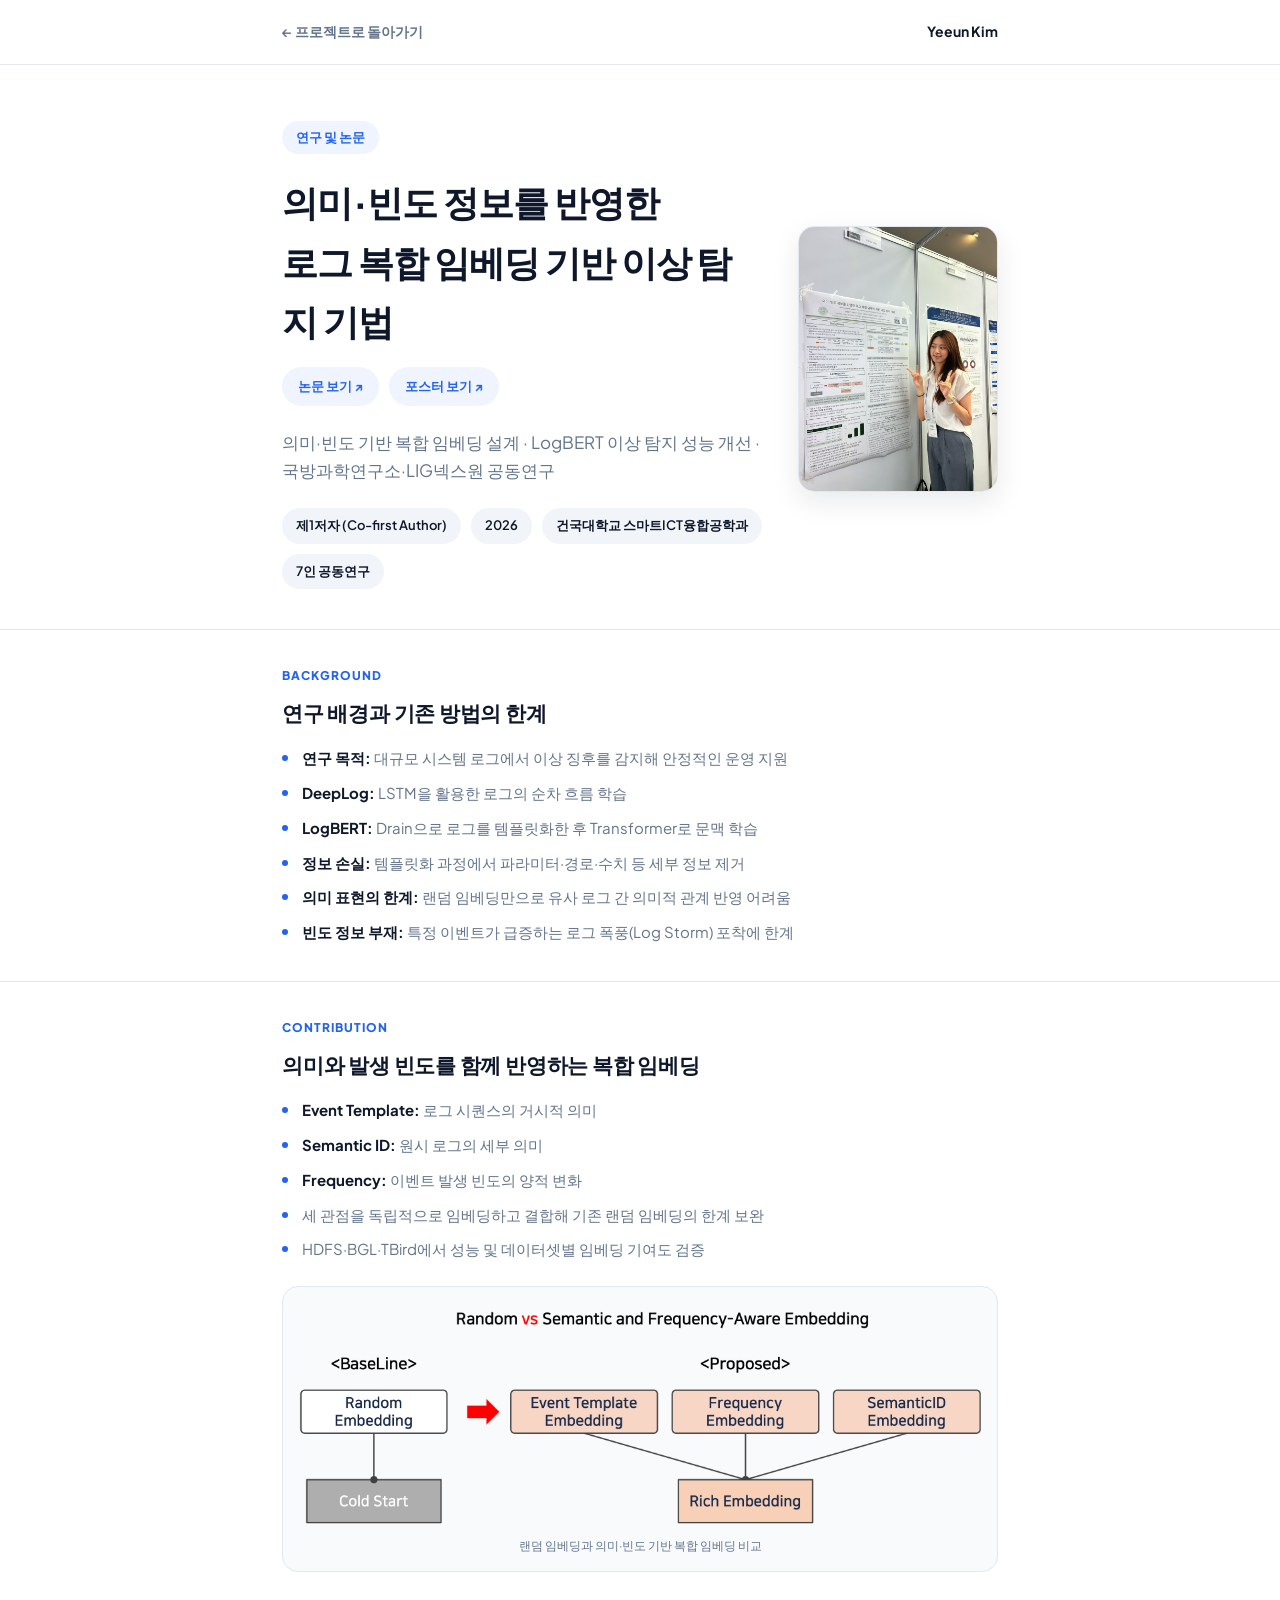
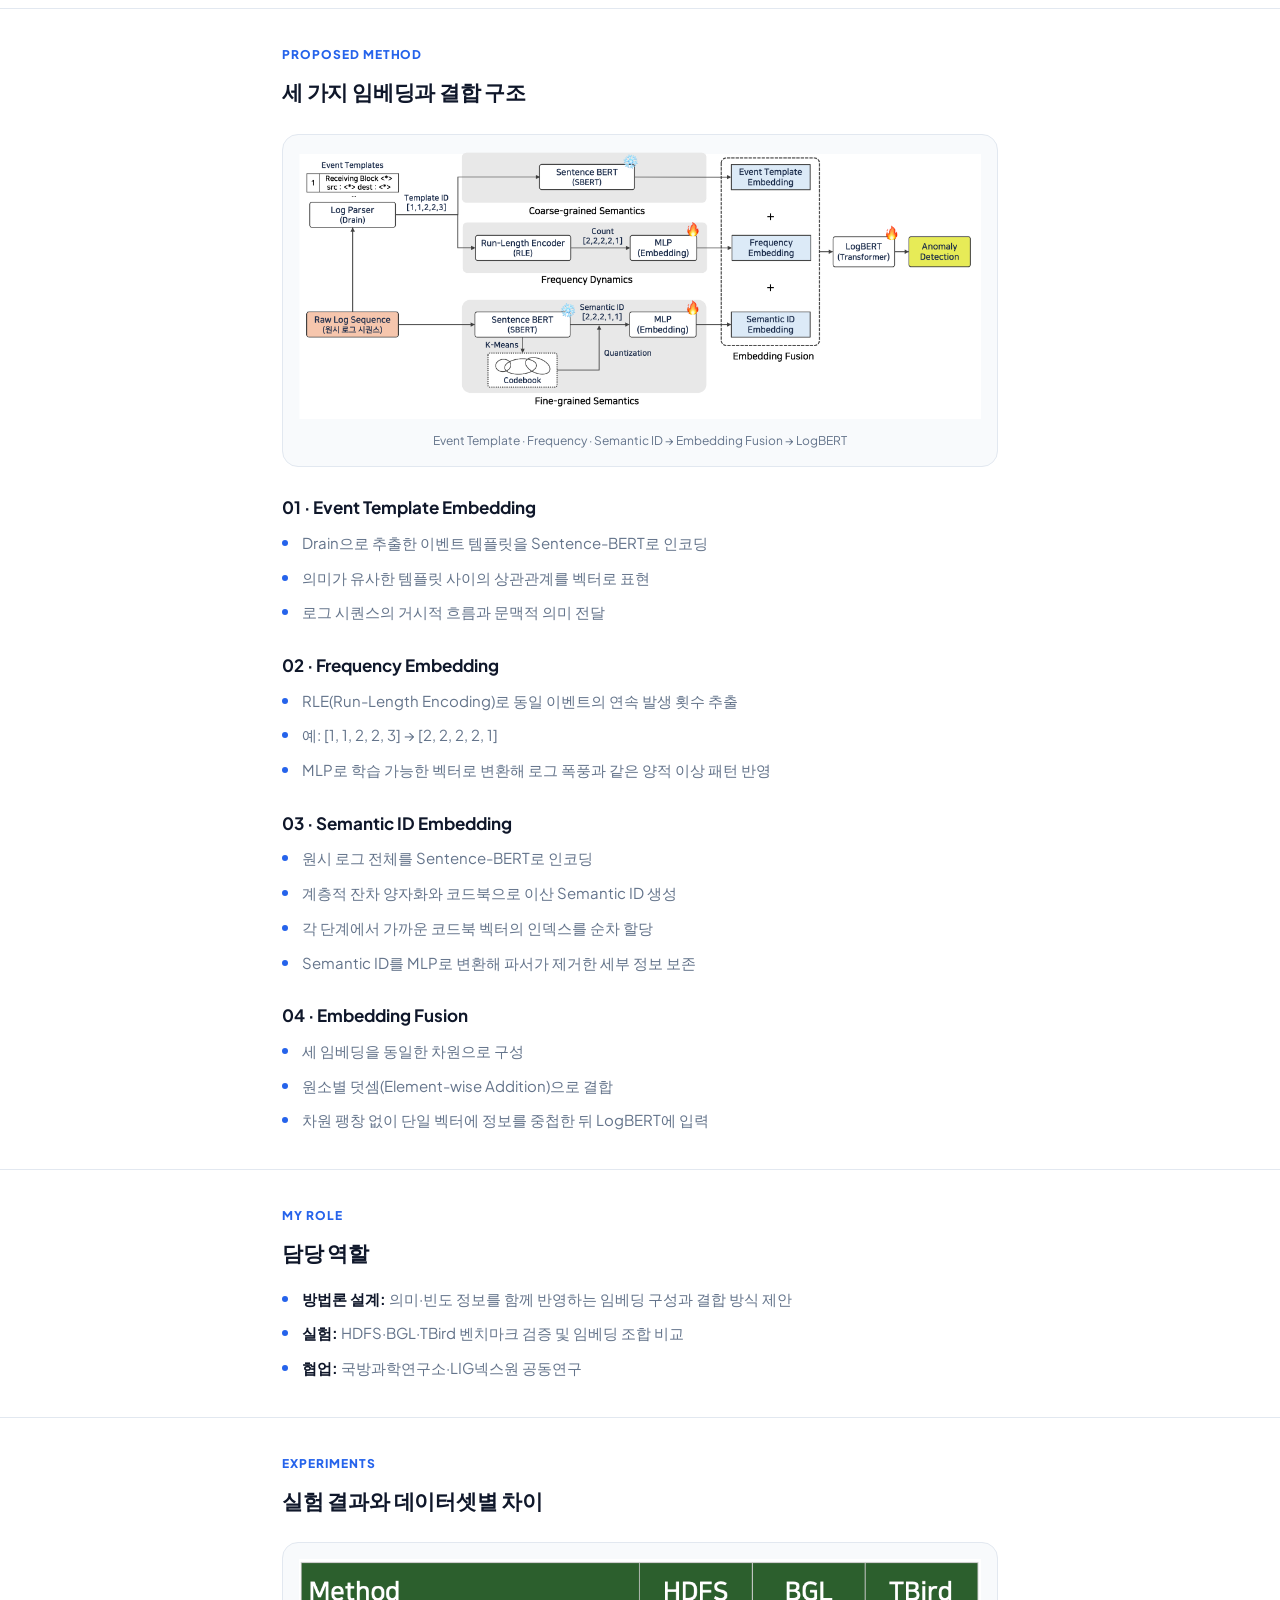
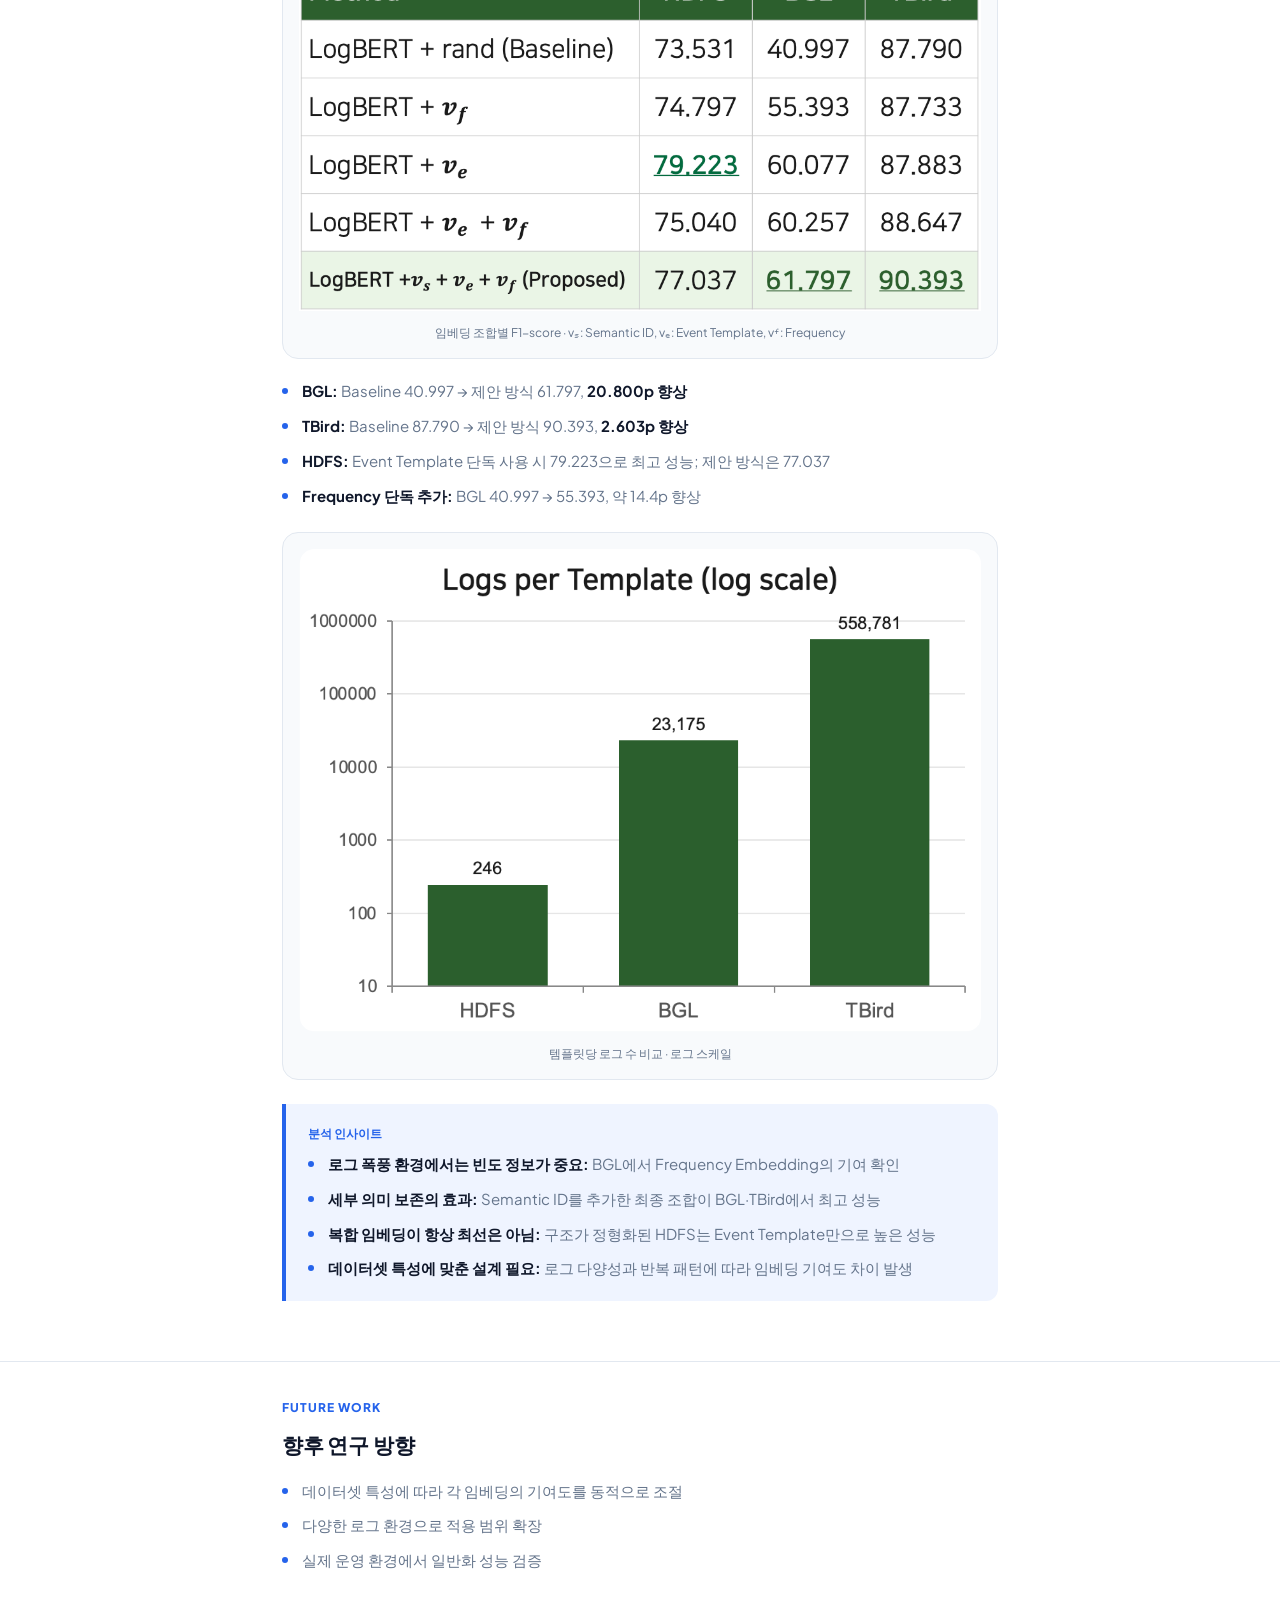
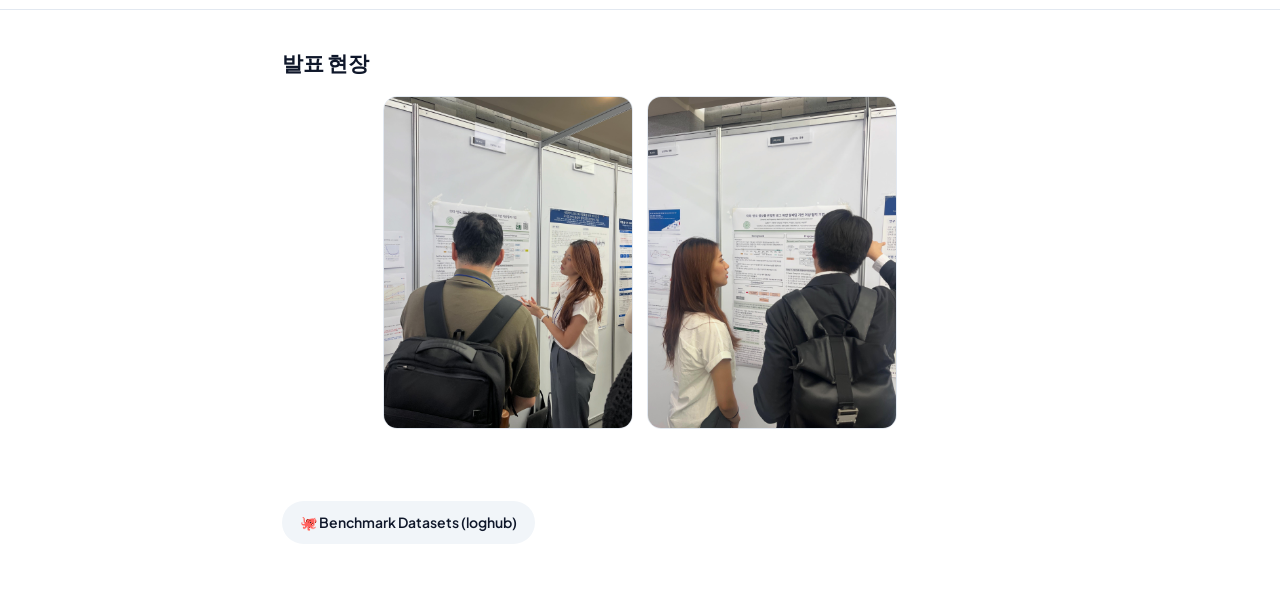
<file: projects/log-anomaly-detection.html>
<!DOCTYPE html>
<html lang="ko">
  <head>
    <meta charset="UTF-8" />
    <meta name="viewport" content="width=device-width, initial-scale=1.0" />
    <title>
      의미·빈도 정보를 반영한 로그 복합 임베딩 기반 이상 탐지 기법 — Yeeun Kim
    </title>
    <link rel="preconnect" href="https://fonts.googleapis.com" />
    <link rel="preconnect" href="https://fonts.gstatic.com" crossorigin />
    <link
      href="https://fonts.googleapis.com/css2?family=Plus+Jakarta+Sans:wght@400;500;600;700;800&display=swap"
      rel="stylesheet"
    />
    <link rel="stylesheet" href="project.css" />
  </head>
  <body>
    <div class="topbar">
      <div class="wrap">
        <a class="back-link" href="../index.html#projects"
          >← 프로젝트로 돌아가기</a
        >
        <div class="brand">Yeeun Kim</div>
      </div>
    </div>

    <header class="proj-hero">
      <div class="wrap log-hero-wrap">
        <div class="log-hero-copy">
          <div class="kicker">연구 및 논문</div>
          <h1>
            의미·빈도 정보를 반영한<br />로그 복합 임베딩 기반 이상 탐지 기법
          </h1>
          <div class="research-document-links">
            <a href="documents/log-anomaly-detection/paper.pdf" target="_blank" rel="noopener noreferrer">논문 보기 ↗</a>
            <a href="documents/log-anomaly-detection/poster.pdf" target="_blank" rel="noopener noreferrer">포스터 보기 ↗</a>
          </div>
          <p class="subtitle">의미·빈도 기반 복합 임베딩 설계 · LogBERT 이상 탐지 성능 개선 · 국방과학연구소·LIG넥스원 공동연구</p>
          <div class="meta-row">
            <span class="meta-chip">제1저자 (Co-first Author)</span>
            <span class="meta-chip">2026</span>
            <span class="meta-chip">건국대학교 스마트ICT융합공학과</span>
            <span class="meta-chip">7인 공동연구</span>
          </div>
        </div>
        <img
          class="log-hero-image"
          src="images/log-anomaly-detection/log-anomaly-hero.jpeg"
          alt="로그 이상탐지 논문 포스터 발표 현장"
        />
      </div>
    </header>

<section class="proj-section"><div class="wrap"><div class="case-stage">BACKGROUND</div><h2>연구 배경과 기존 방법의 한계</h2><ul><li><strong>연구 목적:</strong> 대규모 시스템 로그에서 이상 징후를 감지해 안정적인 운영 지원</li><li><strong>DeepLog:</strong> LSTM을 활용한 로그의 순차 흐름 학습</li><li><strong>LogBERT:</strong> Drain으로 로그를 템플릿화한 후 Transformer로 문맥 학습</li><li><strong>정보 손실:</strong> 템플릿화 과정에서 파라미터·경로·수치 등 세부 정보 제거</li><li><strong>의미 표현의 한계:</strong> 랜덤 임베딩만으로 유사 로그 간 의미적 관계 반영 어려움</li><li><strong>빈도 정보 부재:</strong> 특정 이벤트가 급증하는 로그 폭풍(Log Storm) 포착에 한계</li></ul></div></section>
<section class="proj-section"><div class="wrap"><div class="case-stage">CONTRIBUTION</div><h2>의미와 발생 빈도를 함께 반영하는 복합 임베딩</h2><ul><li><strong>Event Template:</strong> 로그 시퀀스의 거시적 의미</li><li><strong>Semantic ID:</strong> 원시 로그의 세부 의미</li><li><strong>Frequency:</strong> 이벤트 발생 빈도의 양적 변화</li><li>세 관점을 독립적으로 임베딩하고 결합해 기존 랜덤 임베딩의 한계 보완</li><li>HDFS·BGL·TBird에서 성능 및 데이터셋별 임베딩 기여도 검증</li></ul><figure class="case-figure"><a href="images/log-anomaly-detection/embedding-comparison.png" target="_blank" rel="noopener"><img src="images/log-anomaly-detection/embedding-comparison.png" alt="랜덤 임베딩과 의미·빈도 기반 복합 임베딩 비교" loading="lazy"></a><figcaption>랜덤 임베딩과 의미·빈도 기반 복합 임베딩 비교</figcaption></figure></div></section>
<section class="proj-section"><div class="wrap"><div class="case-stage">PROPOSED METHOD</div><h2>세 가지 임베딩과 결합 구조</h2><figure class="case-figure"><a href="images/log-anomaly-detection/architecture.png" target="_blank" rel="noopener"><img src="images/log-anomaly-detection/architecture.png" alt="Event Template · Frequency · Semantic ID → Embedding Fusion → LogBERT" loading="lazy"></a><figcaption>Event Template · Frequency · Semantic ID → Embedding Fusion → LogBERT</figcaption></figure><h3 class="case-subheading">01 · Event Template Embedding</h3><ul><li>Drain으로 추출한 이벤트 템플릿을 Sentence-BERT로 인코딩</li><li>의미가 유사한 템플릿 사이의 상관관계를 벡터로 표현</li><li>로그 시퀀스의 거시적 흐름과 문맥적 의미 전달</li></ul><h3 class="case-subheading">02 · Frequency Embedding</h3><ul><li>RLE(Run-Length Encoding)로 동일 이벤트의 연속 발생 횟수 추출</li><li>예: [1, 1, 2, 2, 3] → [2, 2, 2, 2, 1]</li><li>MLP로 학습 가능한 벡터로 변환해 로그 폭풍과 같은 양적 이상 패턴 반영</li></ul><h3 class="case-subheading">03 · Semantic ID Embedding</h3><ul><li>원시 로그 전체를 Sentence-BERT로 인코딩</li><li>계층적 잔차 양자화와 코드북으로 이산 Semantic ID 생성</li><li>각 단계에서 가까운 코드북 벡터의 인덱스를 순차 할당</li><li>Semantic ID를 MLP로 변환해 파서가 제거한 세부 정보 보존</li></ul><h3 class="case-subheading">04 · Embedding Fusion</h3><ul><li>세 임베딩을 동일한 차원으로 구성</li><li>원소별 덧셈(Element-wise Addition)으로 결합</li><li>차원 팽창 없이 단일 벡터에 정보를 중첩한 뒤 LogBERT에 입력</li></ul></div></section>
<section class="proj-section"><div class="wrap"><div class="case-stage">MY ROLE</div><h2>담당 역할</h2><ul><li><strong>방법론 설계:</strong> 의미·빈도 정보를 함께 반영하는 임베딩 구성과 결합 방식 제안</li><li><strong>실험:</strong> HDFS·BGL·TBird 벤치마크 검증 및 임베딩 조합 비교</li><li><strong>협업:</strong> 국방과학연구소·LIG넥스원 공동연구</li></ul></div></section>
<section class="proj-section"><div class="wrap"><div class="case-stage">EXPERIMENTS</div><h2>실험 결과와 데이터셋별 차이</h2><figure class="case-figure"><a href="images/log-anomaly-detection/experiment-results.png" target="_blank" rel="noopener"><img src="images/log-anomaly-detection/experiment-results.png" alt="임베딩 조합별 F1-score · vₛ: Semantic ID, vₑ: Event Template, vᶠ: Frequency" loading="lazy"></a><figcaption>임베딩 조합별 F1-score · vₛ: Semantic ID, vₑ: Event Template, vᶠ: Frequency</figcaption></figure><ul><li><strong>BGL:</strong> Baseline 40.997 → 제안 방식 61.797, <strong>20.800p 향상</strong></li><li><strong>TBird:</strong> Baseline 87.790 → 제안 방식 90.393, <strong>2.603p 향상</strong></li><li><strong>HDFS:</strong> Event Template 단독 사용 시 79.223으로 최고 성능; 제안 방식은 77.037</li><li><strong>Frequency 단독 추가:</strong> BGL 40.997 → 55.393, 약 14.4p 향상</li></ul><figure class="case-figure"><a href="images/log-anomaly-detection/logs-per-template.png" target="_blank" rel="noopener"><img src="images/log-anomaly-detection/logs-per-template.png" alt="템플릿당 로그 수 비교 · 로그 스케일" loading="lazy"></a><figcaption>템플릿당 로그 수 비교 · 로그 스케일</figcaption></figure><aside class="case-insight"><div class="case-insight-label">분석 인사이트</div><ul><li><strong>로그 폭풍 환경에서는 빈도 정보가 중요:</strong> BGL에서 Frequency Embedding의 기여 확인</li><li><strong>세부 의미 보존의 효과:</strong> Semantic ID를 추가한 최종 조합이 BGL·TBird에서 최고 성능</li><li><strong>복합 임베딩이 항상 최선은 아님:</strong> 구조가 정형화된 HDFS는 Event Template만으로 높은 성능</li><li><strong>데이터셋 특성에 맞춘 설계 필요:</strong> 로그 다양성과 반복 패턴에 따라 임베딩 기여도 차이 발생</li></ul></aside></div></section>
<section class="proj-section"><div class="wrap"><div class="case-stage">FUTURE WORK</div><h2>향후 연구 방향</h2><ul><li>데이터셋 특성에 따라 각 임베딩의 기여도를 동적으로 조절</li><li>다양한 로그 환경으로 적용 범위 확장</li><li>실제 운영 환경에서 일반화 성능 검증</li></ul></div></section>
    <section class="proj-section">
      <div class="wrap">
        <h2>발표 현장</h2>
        <div class="presentation-photo-grid">
          <img
            src="images/log-anomaly-detection/log-anomaly-presentation-1.jpeg"
            alt="로그 이상탐지 연구 내용을 설명하는 모습"
            loading="lazy"
          />
          <img
            src="images/log-anomaly-detection/log-anomaly-presentation-2.jpeg"
            alt="로그 이상탐지 논문 포스터 발표 모습"
            loading="lazy"
          />
        </div>
      </div>
    </section>

    <div class="proj-links">
      <a
        href="https://github.com/logpai/loghub"
        target="_blank"
        rel="noopener noreferrer"
        >🐙 Benchmark Datasets (loghub)</a
      >
    </div>
  </body>
</html>
</file>
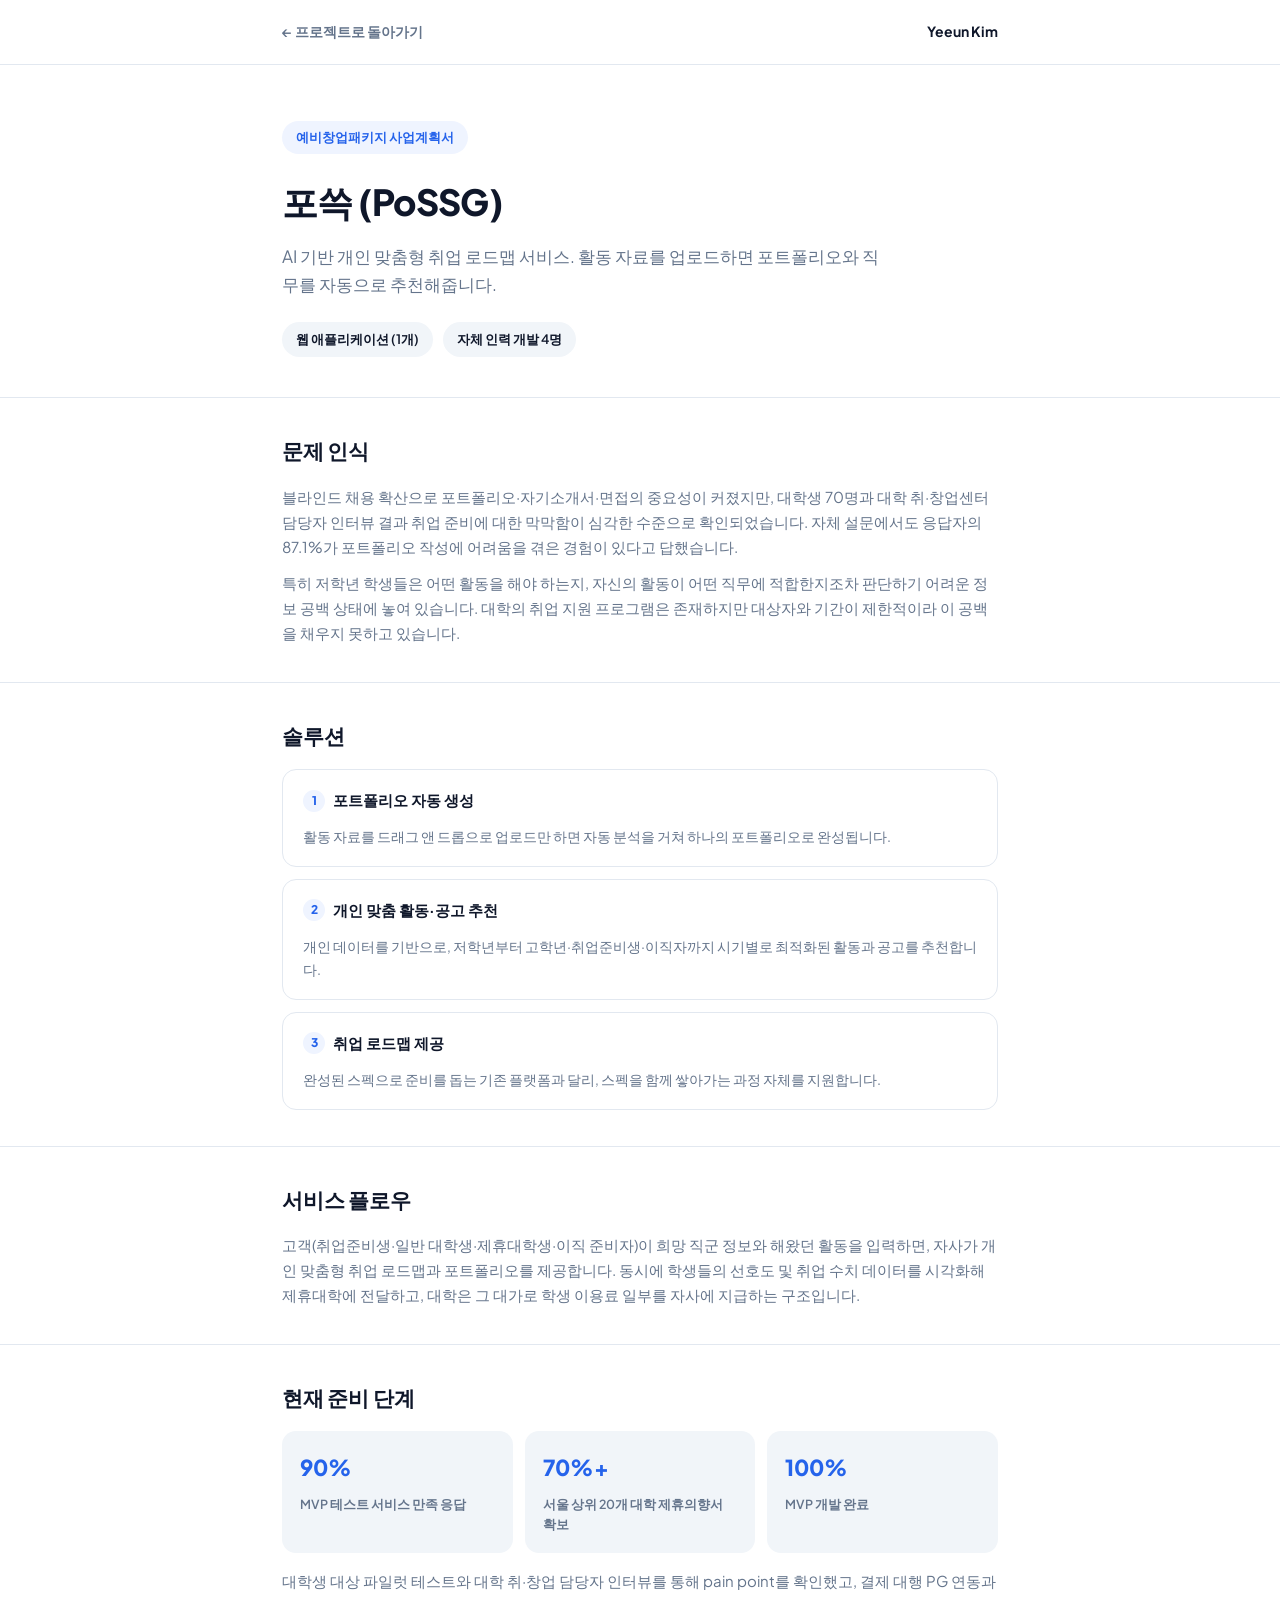
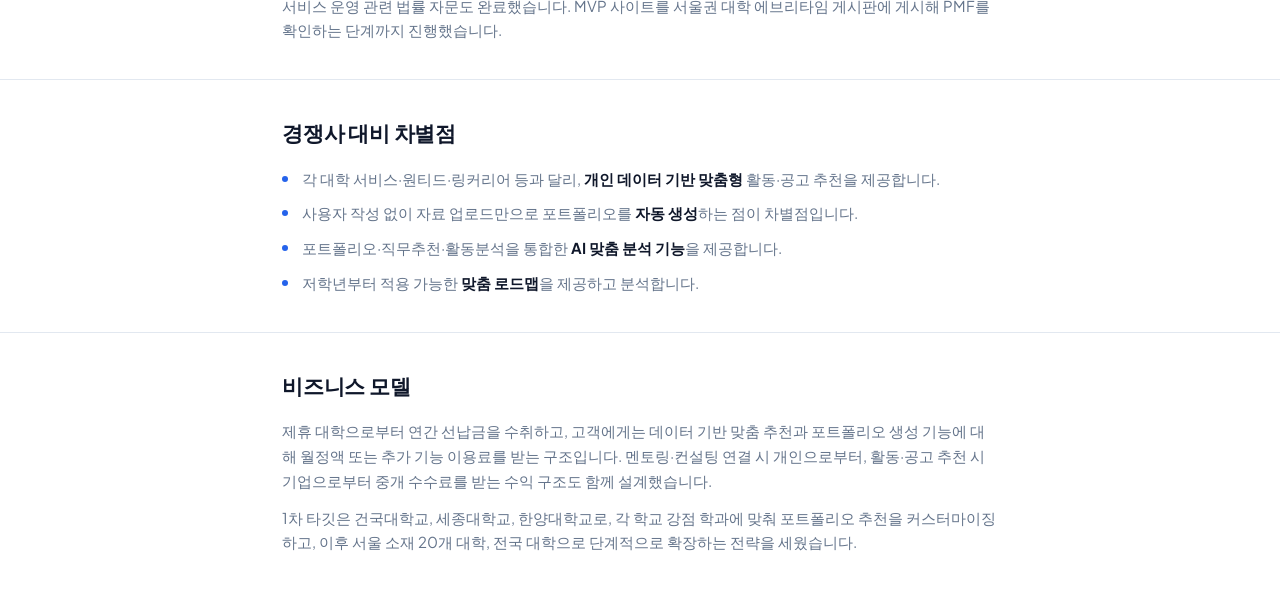
<file: projects/possg.html>
<!DOCTYPE html>
<html lang="ko">
<head>
<meta charset="UTF-8">
<meta name="viewport" content="width=device-width, initial-scale=1.0">
<title>포쓱 (PoSSG) — Yeeun Kim</title>
<link rel="preconnect" href="https://fonts.googleapis.com">
<link rel="preconnect" href="https://fonts.gstatic.com" crossorigin>
<link href="https://fonts.googleapis.com/css2?family=Plus+Jakarta+Sans:wght@400;500;600;700;800&display=swap" rel="stylesheet">
<link rel="stylesheet" href="project.css">
</head>
<body>

<div class="topbar">
  <div class="wrap">
    <a class="back-link" href="../index.html#projects">← 프로젝트로 돌아가기</a>
    <div class="brand">Yeeun Kim</div>
  </div>
</div>

<header class="proj-hero">
  <div class="wrap">
    <div class="kicker">예비창업패키지 사업계획서</div>
    <h1>포쓱 (PoSSG)</h1>
    <p class="subtitle">AI 기반 개인 맞춤형 취업 로드맵 서비스. 활동 자료를 업로드하면 포트폴리오와 직무를 자동으로 추천해줍니다.</p>
    <div class="meta-row">
      <span class="meta-chip">웹 애플리케이션 (1개)</span>
      <span class="meta-chip">자체 인력 개발 4명</span>
    </div>
  </div>
</header>

<section class="proj-section">
  <div class="wrap">
    <h2>문제 인식</h2>
    <p>블라인드 채용 확산으로 포트폴리오·자기소개서·면접의 중요성이 커졌지만, 대학생 70명과 대학 취·창업센터 담당자 인터뷰 결과 취업 준비에 대한 막막함이 심각한 수준으로 확인되었습니다. 자체 설문에서도 응답자의 87.1%가 포트폴리오 작성에 어려움을 겪은 경험이 있다고 답했습니다.</p>
    <p>특히 저학년 학생들은 어떤 활동을 해야 하는지, 자신의 활동이 어떤 직무에 적합한지조차 판단하기 어려운 정보 공백 상태에 놓여 있습니다. 대학의 취업 지원 프로그램은 존재하지만 대상자와 기간이 제한적이라 이 공백을 채우지 못하고 있습니다.</p>
  </div>
</section>

<section class="proj-section">
  <div class="wrap">
    <h2>솔루션</h2>
    <div class="feature-grid">
      <div class="feature-card">
        <div class="ftitle"><span class="num">1</span>포트폴리오 자동 생성</div>
        <p>활동 자료를 드래그 앤 드롭으로 업로드만 하면 자동 분석을 거쳐 하나의 포트폴리오로 완성됩니다.</p>
      </div>
      <div class="feature-card">
        <div class="ftitle"><span class="num">2</span>개인 맞춤 활동·공고 추천</div>
        <p>개인 데이터를 기반으로, 저학년부터 고학년·취업준비생·이직자까지 시기별로 최적화된 활동과 공고를 추천합니다.</p>
      </div>
      <div class="feature-card">
        <div class="ftitle"><span class="num">3</span>취업 로드맵 제공</div>
        <p>완성된 스펙으로 준비를 돕는 기존 플랫폼과 달리, 스펙을 함께 쌓아가는 과정 자체를 지원합니다.</p>
      </div>
    </div>
  </div>
</section>

<section class="proj-section">
  <div class="wrap">
    <h2>서비스 플로우</h2>
    <p>고객(취업준비생·일반 대학생·제휴대학생·이직 준비자)이 희망 직군 정보와 해왔던 활동을 입력하면, 자사가 개인 맞춤형 취업 로드맵과 포트폴리오를 제공합니다. 동시에 학생들의 선호도 및 취업 수치 데이터를 시각화해 제휴대학에 전달하고, 대학은 그 대가로 학생 이용료 일부를 자사에 지급하는 구조입니다.</p>
  </div>
</section>

<section class="proj-section">
  <div class="wrap">
    <h2>현재 준비 단계</h2>
    <div class="stat-row">
      <div class="stat-card"><div class="num">90%</div><div class="label">MVP 테스트 서비스 만족 응답</div></div>
      <div class="stat-card"><div class="num">70%+</div><div class="label">서울 상위 20개 대학 제휴의향서 확보</div></div>
      <div class="stat-card"><div class="num">100%</div><div class="label">MVP 개발 완료</div></div>
    </div>
    <p style="margin-top:16px;">대학생 대상 파일럿 테스트와 대학 취·창업 담당자 인터뷰를 통해 pain point를 확인했고, 결제 대행 PG 연동과 서비스 운영 관련 법률 자문도 완료했습니다. MVP 사이트를 서울권 대학 에브리타임 게시판에 게시해 PMF를 확인하는 단계까지 진행했습니다.</p>
  </div>
</section>

<section class="proj-section">
  <div class="wrap">
    <h2>경쟁사 대비 차별점</h2>
    <ul>
      <li>각 대학 서비스·원티드·링커리어 등과 달리, <strong>개인 데이터 기반 맞춤형</strong> 활동·공고 추천을 제공합니다.</li>
      <li>사용자 작성 없이 자료 업로드만으로 포트폴리오를 <strong>자동 생성</strong>하는 점이 차별점입니다.</li>
      <li>포트폴리오·직무추천·활동분석을 통합한 <strong>AI 맞춤 분석 기능</strong>을 제공합니다.</li>
      <li>저학년부터 적용 가능한 <strong>맞춤 로드맵</strong>을 제공하고 분석합니다.</li>
    </ul>
  </div>
</section>

<section class="proj-section">
  <div class="wrap">
    <h2>비즈니스 모델</h2>
    <p>제휴 대학으로부터 연간 선납금을 수취하고, 고객에게는 데이터 기반 맞춤 추천과 포트폴리오 생성 기능에 대해 월정액 또는 추가 기능 이용료를 받는 구조입니다. 멘토링·컨설팅 연결 시 개인으로부터, 활동·공고 추천 시 기업으로부터 중개 수수료를 받는 수익 구조도 함께 설계했습니다.</p>
    <p>1차 타깃은 건국대학교, 세종대학교, 한양대학교로, 각 학교 강점 학과에 맞춰 포트폴리오 추천을 커스터마이징하고, 이후 서울 소재 20개 대학, 전국 대학으로 단계적으로 확장하는 전략을 세웠습니다.</p>
  </div>
</section>

</body>
</html>
</file>
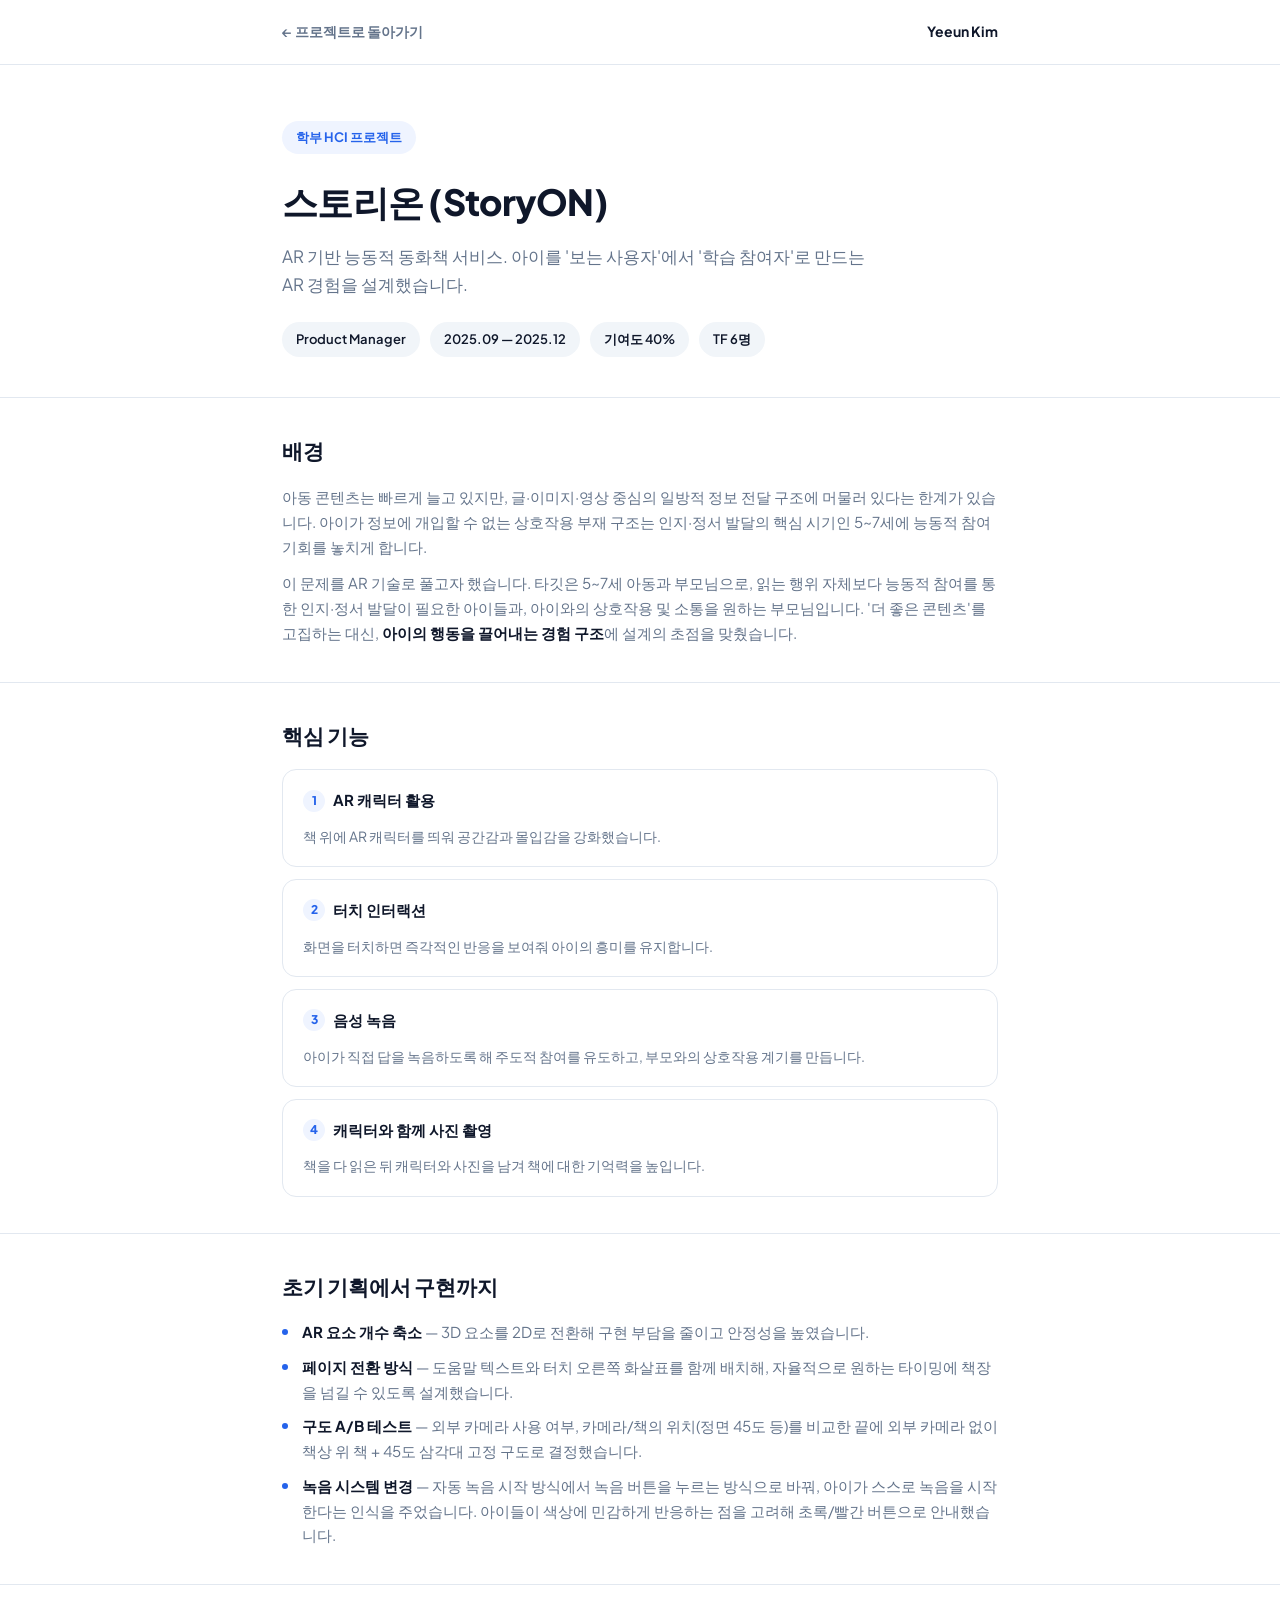
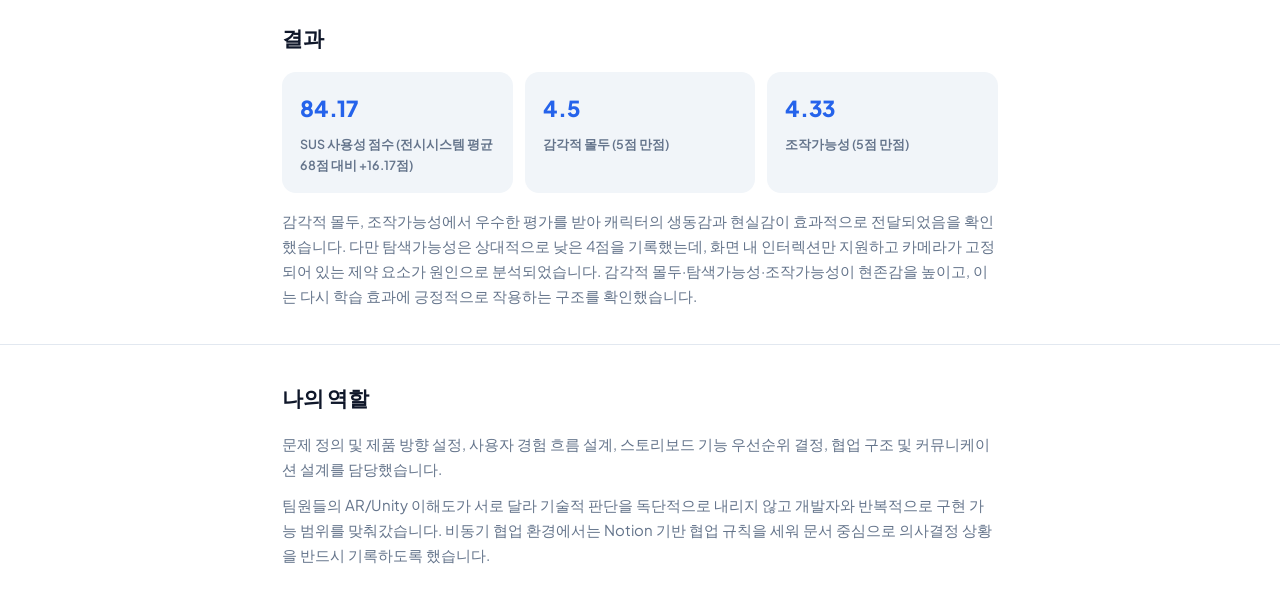
<file: projects/storyon.html>
<!DOCTYPE html>
<html lang="ko">
<head>
<meta charset="UTF-8">
<meta name="viewport" content="width=device-width, initial-scale=1.0">
<title>스토리온 — Yeeun Kim</title>
<link rel="preconnect" href="https://fonts.googleapis.com">
<link rel="preconnect" href="https://fonts.gstatic.com" crossorigin>
<link href="https://fonts.googleapis.com/css2?family=Plus+Jakarta+Sans:wght@400;500;600;700;800&display=swap" rel="stylesheet">
<link rel="stylesheet" href="project.css">
</head>
<body>

<div class="topbar">
  <div class="wrap">
    <a class="back-link" href="../index.html#projects">← 프로젝트로 돌아가기</a>
    <div class="brand">Yeeun Kim</div>
  </div>
</div>

<header class="proj-hero">
  <div class="wrap">
    <div class="kicker">학부 HCI 프로젝트</div>
    <h1>스토리온 (StoryON)</h1>
    <p class="subtitle">AR 기반 능동적 동화책 서비스. 아이를 '보는 사용자'에서 '학습 참여자'로 만드는 AR 경험을 설계했습니다.</p>
    <div class="meta-row">
      <span class="meta-chip">Product Manager</span>
      <span class="meta-chip">2025.09 — 2025.12</span>
      <span class="meta-chip">기여도 40%</span>
      <span class="meta-chip">TF 6명</span>
    </div>
  </div>
</header>

<section class="proj-section">
  <div class="wrap">
    <h2>배경</h2>
    <p>아동 콘텐츠는 빠르게 늘고 있지만, 글·이미지·영상 중심의 일방적 정보 전달 구조에 머물러 있다는 한계가 있습니다. 아이가 정보에 개입할 수 없는 상호작용 부재 구조는 인지·정서 발달의 핵심 시기인 5~7세에 능동적 참여 기회를 놓치게 합니다.</p>
    <p>이 문제를 AR 기술로 풀고자 했습니다. 타깃은 5~7세 아동과 부모님으로, 읽는 행위 자체보다 능동적 참여를 통한 인지·정서 발달이 필요한 아이들과, 아이와의 상호작용 및 소통을 원하는 부모님입니다. '더 좋은 콘텐츠'를 고집하는 대신, <strong>아이의 행동을 끌어내는 경험 구조</strong>에 설계의 초점을 맞췄습니다.</p>
  </div>
</section>

<section class="proj-section">
  <div class="wrap">
    <h2>핵심 기능</h2>
    <div class="feature-grid">
      <div class="feature-card">
        <div class="ftitle"><span class="num">1</span>AR 캐릭터 활용</div>
        <p>책 위에 AR 캐릭터를 띄워 공간감과 몰입감을 강화했습니다.</p>
      </div>
      <div class="feature-card">
        <div class="ftitle"><span class="num">2</span>터치 인터랙션</div>
        <p>화면을 터치하면 즉각적인 반응을 보여줘 아이의 흥미를 유지합니다.</p>
      </div>
      <div class="feature-card">
        <div class="ftitle"><span class="num">3</span>음성 녹음</div>
        <p>아이가 직접 답을 녹음하도록 해 주도적 참여를 유도하고, 부모와의 상호작용 계기를 만듭니다.</p>
      </div>
      <div class="feature-card">
        <div class="ftitle"><span class="num">4</span>캐릭터와 함께 사진 촬영</div>
        <p>책을 다 읽은 뒤 캐릭터와 사진을 남겨 책에 대한 기억력을 높입니다.</p>
      </div>
    </div>
  </div>
</section>

<section class="proj-section">
  <div class="wrap">
    <h2>초기 기획에서 구현까지</h2>
    <ul>
      <li><strong>AR 요소 개수 축소</strong> — 3D 요소를 2D로 전환해 구현 부담을 줄이고 안정성을 높였습니다.</li>
      <li><strong>페이지 전환 방식</strong> — 도움말 텍스트와 터치 오른쪽 화살표를 함께 배치해, 자율적으로 원하는 타이밍에 책장을 넘길 수 있도록 설계했습니다.</li>
      <li><strong>구도 A/B 테스트</strong> — 외부 카메라 사용 여부, 카메라/책의 위치(정면 45도 등)를 비교한 끝에 외부 카메라 없이 책상 위 책 + 45도 삼각대 고정 구도로 결정했습니다.</li>
      <li><strong>녹음 시스템 변경</strong> — 자동 녹음 시작 방식에서 녹음 버튼을 누르는 방식으로 바꿔, 아이가 스스로 녹음을 시작한다는 인식을 주었습니다. 아이들이 색상에 민감하게 반응하는 점을 고려해 초록/빨간 버튼으로 안내했습니다.</li>
    </ul>
  </div>
</section>

<section class="proj-section">
  <div class="wrap">
    <h2>결과</h2>
    <div class="stat-row">
      <div class="stat-card"><div class="num">84.17</div><div class="label">SUS 사용성 점수 (전시시스템 평균 68점 대비 +16.17점)</div></div>
      <div class="stat-card"><div class="num">4.5</div><div class="label">감각적 몰두 (5점 만점)</div></div>
      <div class="stat-card"><div class="num">4.33</div><div class="label">조작가능성 (5점 만점)</div></div>
    </div>
    <p style="margin-top:16px;">감각적 몰두, 조작가능성에서 우수한 평가를 받아 캐릭터의 생동감과 현실감이 효과적으로 전달되었음을 확인했습니다. 다만 탐색가능성은 상대적으로 낮은 4점을 기록했는데, 화면 내 인터렉션만 지원하고 카메라가 고정되어 있는 제약 요소가 원인으로 분석되었습니다. 감각적 몰두·탐색가능성·조작가능성이 현존감을 높이고, 이는 다시 학습 효과에 긍정적으로 작용하는 구조를 확인했습니다.</p>
  </div>
</section>

<section class="proj-section">
  <div class="wrap">
    <h2>나의 역할</h2>
    <p>문제 정의 및 제품 방향 설정, 사용자 경험 흐름 설계, 스토리보드 기능 우선순위 결정, 협업 구조 및 커뮤니케이션 설계를 담당했습니다.</p>
    <p>팀원들의 AR/Unity 이해도가 서로 달라 기술적 판단을 독단적으로 내리지 않고 개발자와 반복적으로 구현 가능 범위를 맞춰갔습니다. 비동기 협업 환경에서는 Notion 기반 협업 규칙을 세워 문서 중심으로 의사결정 상황을 반드시 기록하도록 했습니다.</p>
  </div>
</section>

</body>
</html>
</file>
<file: projects/project.css>
:root{
  --bg:#FFFFFF;
  --ink:#0F172A;
  --ink-soft:#64748B;
  --accent:#2563EB;
  --accent-soft:#EFF4FF;
  --pill-bg:#F1F5F9;
  --line:#E2E8F0;
  --sans:'Plus Jakarta Sans', -apple-system, sans-serif;
}

*{margin:0;padding:0;box-sizing:border-box;}
html{scroll-behavior:smooth;}

body{
  background:var(--bg);
  color:var(--ink);
  font-family:var(--sans);
  line-height:1.65;
  -webkit-font-smoothing:antialiased;
}

a{color:var(--accent);text-decoration:none;}

.wrap{
  max-width:780px;
  margin:0 auto;
  padding:0 32px;
}

/* ---------- TOP BAR ---------- */
.topbar{
  position:sticky;
  top:0;
  background:rgba(255,255,255,0.9);
  backdrop-filter:blur(10px);
  border-bottom:1px solid var(--line);
  z-index:50;
}
.topbar .wrap{
  display:flex;
  align-items:center;
  justify-content:space-between;
  height:64px;
}
.back-link{
  display:inline-flex;
  align-items:center;
  gap:6px;
  font-size:14px;
  font-weight:600;
  color:var(--ink-soft);
}
.back-link:hover{color:var(--accent);}
.topbar .brand{
  font-size:14px;
  font-weight:700;
  color:var(--ink);
}

/* ---------- HERO ---------- */
.proj-hero{
  padding:56px 0 32px;
}
.kicker{
  display:inline-flex;
  align-items:center;
  gap:7px;
  background:var(--accent-soft);
  color:var(--accent);
  font-size:13px;
  font-weight:700;
  padding:6px 14px;
  border-radius:999px;
  margin-bottom:18px;
}
.proj-hero h1{
  font-size:36px;
  font-weight:800;
  letter-spacing:-0.02em;
  margin-bottom:10px;
}
.proj-hero .subtitle{
  font-size:17px;
  color:var(--ink-soft);
  max-width:600px;
  margin-bottom:24px;
}
.meta-row{
  display:flex;
  flex-wrap:wrap;
  gap:10px;
  margin-bottom:8px;
}
.meta-chip{
  font-size:13px;
  font-weight:600;
  background:var(--pill-bg);
  padding:7px 14px;
  border-radius:999px;
  color:var(--ink);
}
.meta-chip.award{
  background:var(--accent-soft);
  color:var(--accent);
}

/* Project imagery */
.log-hero-wrap{
  max-width:780px;
  display:grid;
  grid-template-columns:minmax(0,1fr) 200px;
  align-items:center;
  gap:36px;
}
.log-hero-image{
  display:block;
  width:100%;
  height:auto;
  border:1px solid var(--line);
  border-radius:16px;
  box-shadow:0 10px 28px rgba(15,23,42,0.09);
}
.research-document-links{display:flex;flex-wrap:wrap;gap:10px;margin:16px 0 22px;}
.research-document-links a{display:inline-flex;align-items:center;padding:9px 16px;border-radius:999px;background:var(--accent-soft);color:var(--accent);font-size:13px;font-weight:700;}
.research-document-links a:hover{background:var(--accent);color:#fff;}
.presentation-photo-grid{
  display:grid;
  grid-template-columns:repeat(2,minmax(0,250px));
  justify-content:center;
  gap:14px;
}
.presentation-photo-grid img{
  display:block;
  width:100%;
  height:auto;
  border:1px solid var(--line);
  border-radius:14px;
}
.photo-carousel{
  position:relative;
  padding:0 32px;
}
.carousel-track{
  display:flex;
  gap:12px;
  overflow-x:auto;
  scroll-snap-type:x mandatory;
  scrollbar-width:none;
  overscroll-behavior-inline:contain;
}
.carousel-track::-webkit-scrollbar{display:none;}
.carousel-slide{
  flex:0 0 calc((100% - 24px) / 3);
  min-width:0;
  scroll-snap-align:start;
  border:1px solid var(--line);
  border-radius:14px;
  overflow:hidden;
  background:var(--pill-bg);
}
.carousel-slide img{
  display:block;
  width:100%;
  height:auto;
  aspect-ratio:3 / 4;
  object-fit:cover;
  object-position:center;
}
.carousel-button{
  position:absolute;
  top:50%;
  z-index:2;
  width:40px;
  height:40px;
  border:1px solid var(--line);
  border-radius:50%;
  background:#fff;
  color:var(--ink);
  font-size:22px;
  line-height:1;
  box-shadow:0 6px 18px rgba(15,23,42,0.12);
  cursor:pointer;
  transform:translateY(-50%);
}
.carousel-button:hover:not(:disabled){color:var(--accent);border-color:#BFDBFE;}
.carousel-button:disabled{opacity:.35;cursor:default;}
.carousel-button.prev{left:0;}
.carousel-button.next{right:0;}
.kumap-carousel .carousel-slide{
  flex-basis:auto;
  height:300px;
}
.kumap-carousel .carousel-slide.portrait{width:225px;}
.kumap-carousel .carousel-slide.landscape{width:400px;}
.kumap-carousel .carousel-slide img{
  width:100%;
  height:100%;
  aspect-ratio:auto;
  object-fit:cover;
}

/* ---------- SECTIONS ---------- */
.proj-section{
  padding:36px 0;
  border-top:1px solid var(--line);
}
.proj-section h2{
  font-size:21px;
  font-weight:800;
  margin-bottom:16px;
  letter-spacing:-0.01em;
}
.proj-section p{
  font-size:15px;
  color:var(--ink-soft);
  margin-bottom:12px;
}
.proj-section p:last-child{margin-bottom:0;}
.proj-section ul{
  list-style:none;
  display:flex;
  flex-direction:column;
  gap:10px;
}
.proj-section ul li{
  font-size:15px;
  color:var(--ink-soft);
  padding-left:20px;
  position:relative;
}
.proj-section ul li::before{
  content:'';
  position:absolute;
  left:0;
  top:9px;
  width:6px;
  height:6px;
  border-radius:50%;
  background:var(--accent);
}
.proj-section strong{color:var(--ink);}

/* Stat row */
.stat-row{
  display:grid;
  grid-template-columns:repeat(auto-fit, minmax(140px,1fr));
  gap:12px;
  margin-top:8px;
}
.stat-card{
  background:var(--pill-bg);
  border-radius:14px;
  padding:18px;
}
.stat-card .num{
  font-size:22px;
  font-weight:800;
  color:var(--accent);
  margin-bottom:4px;
}
.stat-card .label{
  font-size:12.5px;
  color:var(--ink-soft);
  font-weight:600;
}

/* Feature cards */
.feature-grid{
  display:flex;
  flex-direction:column;
  gap:12px;
}
.feature-card{
  background:#fff;
  border:1px solid var(--line);
  border-radius:14px;
  padding:18px 20px;
}
.feature-card .ftitle{
  font-size:15px;
  font-weight:700;
  margin-bottom:6px;
  display:flex;
  align-items:center;
  gap:8px;
}
.feature-card .ftitle .num{
  display:inline-flex;
  align-items:center;
  justify-content:center;
  width:22px;
  height:22px;
  border-radius:50%;
  background:var(--accent-soft);
  color:var(--accent);
  font-size:12px;
  font-weight:800;
  flex-shrink:0;
}
.feature-card p{font-size:14px;margin-bottom:0;}

/* Before / After or Problem-Solution */
.compare-grid{
  display:grid;
  grid-template-columns:1fr 1fr;
  gap:14px;
}
.compare-card{
  border-radius:14px;
  padding:18px 20px;
}
.compare-card.before{background:#FEF2F2;}
.compare-card.after{background:#F0FDF4;}
.compare-card .tag{
  font-size:11.5px;
  font-weight:800;
  text-transform:uppercase;
  letter-spacing:.05em;
  margin-bottom:8px;
  display:block;
}
.compare-card.before .tag{color:#DC2626;}
.compare-card.after .tag{color:#16A34A;}
.compare-card p{font-size:14px;color:var(--ink);margin-bottom:0;}

/* Role box */
.role-box{
  display:flex;
  flex-wrap:wrap;
  gap:24px;
  background:var(--pill-bg);
  border-radius:14px;
  padding:20px 22px;
}
.role-box .item .label{
  font-size:12px;
  font-weight:700;
  color:var(--ink-soft);
  text-transform:uppercase;
  letter-spacing:.04em;
  margin-bottom:4px;
}
.role-box .item .value{
  font-size:14.5px;
  font-weight:700;
}

/* Links footer */
.proj-links{
  display:flex;
  flex-wrap:wrap;
  gap:10px;
  max-width:780px;
  margin:0 auto;
  padding:36px 32px 64px;
}
.proj-links a{
  display:inline-flex;
  align-items:center;
  gap:8px;
  background:var(--pill-bg);
  color:var(--ink);
  font-size:14px;
  font-weight:600;
  padding:10px 18px;
  border-radius:999px;
  transition:all .15s ease;
}
.proj-links a:hover{
  background:var(--accent-soft);
  color:var(--accent);
}

/* Tag row reuse */
.tag-row{display:flex;flex-wrap:wrap;gap:8px;}
.tag{
  font-size:13px;
  font-weight:600;
  background:var(--pill-bg);
  border-radius:999px;
  padding:6px 13px;
}

@media (max-width:820px) and (min-width:681px){
  .carousel-slide{flex-basis:calc((100% - 12px) / 2);}
}

@media (max-width:680px){
  .wrap{padding:0 20px;}
  .proj-links{padding:32px 20px 56px;}
  .proj-hero h1{font-size:28px;}
  .log-hero-wrap{grid-template-columns:1fr;gap:24px;}
  .log-hero-image{width:min(200px,100%);justify-self:center;}
  .presentation-photo-grid{grid-template-columns:minmax(0,240px);}
  .photo-carousel{padding:0 28px;}
  .carousel-slide{flex-basis:100%;}
  .carousel-button{width:36px;height:36px;font-size:20px;}
  .kumap-carousel .carousel-slide{flex-basis:auto;height:280px;}
  .kumap-carousel .carousel-slide.portrait{width:210px;}
  .kumap-carousel .carousel-slide.landscape{width:373px;max-width:100%;}
  .compare-grid{grid-template-columns:1fr;}
  .stat-row{grid-template-columns:repeat(2,1fr);}
}

@media (prefers-reduced-motion: reduce){
  *{transition:none !important; scroll-behavior:auto !important;}
}

:focus-visible{outline:2px solid var(--accent);outline-offset:2px;}

/* Portfolio case-study figures: preserve screenshots and chart labels. */
.expedition-hero{display:grid;grid-template-columns:minmax(0,1fr) 190px;gap:28px;align-items:center;}
.culture-hero{display:grid;grid-template-columns:minmax(0,1fr) 160px;gap:28px;align-items:center;}
.culture-hero-image{display:block;width:100%;height:260px;object-fit:contain;}
@media(max-width:680px){
  .culture-hero{grid-template-columns:1fr;gap:20px;}
  .culture-hero-image{width:140px;height:230px;justify-self:center;}
}
.expedition-hero-image{display:block;width:100%;height:auto;max-height:330px;object-fit:cover;object-position:top;}
@media(max-width:680px){
  .expedition-hero{grid-template-columns:1fr;gap:20px;}
  .expedition-hero-image{width:170px;max-height:300px;justify-self:center;}
}
.activity-carousel .carousel-track{align-items:flex-start;}
.activity-carousel .carousel-slide{flex:0 0 auto;}
.activity-carousel .carousel-slide img{width:auto;height:240px;aspect-ratio:auto;object-fit:cover;}
@media(max-width:680px){
  .activity-carousel .carousel-slide img{height:210px;}
}
.case-grid{display:grid;grid-template-columns:repeat(2,minmax(0,1fr));gap:18px;align-items:start;margin-top:24px;}
.case-figure{min-width:0;margin:24px 0 0;padding:16px;background:#F8FAFC;border:1px solid var(--line);border-radius:16px;}
.case-grid .case-figure{margin-top:0;}
.case-figure a{display:block;}
.case-figure img{display:block;width:100%;height:auto;max-height:640px;object-fit:contain;margin:0 auto;}
.case-figure.phone img{max-height:480px;}
.case-figure img[src$="/discovery-problem.png"]{width:auto;max-width:100%;max-height:300px;}
.case-figure img[src$="/share-before.png"],
.case-figure img[src$="/share-after.png"]{width:auto;max-width:100%;max-height:260px;}
.case-figure img[src$="/share-growth.png"]{width:auto;max-width:100%;max-height:300px;}
figcaption{text-align:center;}
.case-figure figcaption{margin-top:12px;font-size:12px;line-height:1.6;color:var(--ink-soft);}
.case-subheading{font-size:17px;margin:28px 0 10px;line-height:1.5;}
.case-stage{font-size:12px;font-weight:800;letter-spacing:.08em;color:var(--accent);margin-bottom:10px;}
.role-circles{display:flex;justify-content:center;align-items:center;padding:24px 0;margin:12px 0 20px;isolation:isolate;}
.role-circle{flex:0 1 250px;aspect-ratio:1;border-radius:50%;border:1px solid rgba(37,99,235,.2);background:rgba(219,234,254,.65);display:flex;flex-direction:column;justify-content:center;align-items:center;text-align:center;padding:28px;min-width:0;}
.role-circle + .role-circle{margin-left:-28px;}
.role-circle:nth-child(2){background:rgba(224,231,255,.65);border-color:rgba(99,102,241,.2);}
.role-circle:nth-child(3){background:rgba(209,250,229,.65);border-color:rgba(16,185,129,.2);}
.role-circle h3{font-size:17px;color:var(--accent);margin-bottom:12px;}
.proj-section .role-circle p{font-size:14px;color:var(--ink);line-height:1.8;margin:0;}
@media(max-width:600px){
  .role-circles{flex-direction:column;}
  .role-circle{flex:none;width:230px;padding:28px;}
  .role-circle + .role-circle{margin-left:0;margin-top:-22px;}
}
.bboba-context-compare .compare-card{text-align:center;}
.bboba-context-compare .tag{background:transparent;padding:0;border-radius:0;}
.bboba-survey-grid{align-items:stretch;}
.bboba-survey-grid .case-figure{display:flex;flex-direction:column;}
.bboba-survey-grid .case-figure a{height:260px;display:flex;align-items:center;justify-content:center;}
.bboba-survey-grid .case-figure img{width:100%;height:100%;object-fit:contain;}
.bboba-survey-grid figcaption{flex:1;}
.culture-map-grid{grid-template-columns:repeat(3,minmax(0,1fr));}
.culture-map-grid img{height:240px;object-fit:contain;}
@media(max-width:680px){.culture-map-grid{grid-template-columns:1fr;}}
/* Consistent spacing between text, cards, lists and figures. */
.proj-section .wrap > :is(.stat-row,.feature-grid,.compare-grid,.role-box,.case-grid,.case-figure,.how-step-grid,.photo-carousel) + :is(p,ul){margin-top:20px;}
.proj-section .wrap > :is(p,ul) + :is(.stat-row,.feature-grid,.compare-grid,.role-box,.tag-row){margin-top:20px;}
.proj-section .wrap > ul + p,
.proj-section .wrap > p + ul{margin-top:16px;}
.feature-card .ftitle{margin-bottom:12px;}
.feature-card p + p,
.feature-card p + ul,
.feature-card ul + p{margin-top:12px;}
.how-step > p,
.how-step > ul{margin-bottom:20px;}
.stat-card .num{margin-bottom:8px;}
.role-box .item .label{margin-bottom:8px;}
.kumap-case .case-grid{align-items:stretch;}
.kumap-case .stat-card{text-align:center;}
.kumap-case .case-grid .case-figure{display:flex;flex-direction:column;}
.kumap-case .case-grid .case-figure a{height:220px;display:flex;align-items:center;justify-content:center;}
.kumap-case .case-grid .case-figure img{width:100%;height:100%;object-fit:contain;}
.kumap-case .case-grid figcaption{flex:1;text-align:center;}
.comparison-label{font-size:12px;font-weight:800;color:var(--ink-soft);margin-bottom:12px;}
.comparison-figures .case-figure:last-child .comparison-label{color:var(--accent);}
.sharing-section figcaption,.sharing-section .stat-card{text-align:center;}
.case-insight{margin:24px 0;padding:20px 22px;border-left:4px solid var(--accent);border-radius:0 12px 12px 0;background:var(--accent-soft);}
.case-insight-label{font-size:12px;font-weight:800;color:var(--accent);margin-bottom:8px;}
.proj-section .case-insight p{margin:0;color:var(--ink);line-height:1.8;}
.how-step-grid{display:grid;grid-template-columns:repeat(2,minmax(0,1fr));gap:24px;margin-top:24px;}
.how-step{min-width:0;display:flex;flex-direction:column;}
.how-step .case-subheading{margin:0 0 10px;}
.how-step .case-figure{margin-top:auto;}
.how-step .case-figure a{height:280px;display:flex;align-items:center;justify-content:center;}
.how-step .case-figure img{max-height:280px !important;}
.expedition-steps .case-figure a{height:340px;}
.ai-learning-steps .case-figure a{height:320px;}
.ai-learning-steps .case-figure img{width:100%;height:100%;max-height:320px !important;object-fit:contain;}
img[src*="images/ai-learning/place-chatbot"]{max-width:520px;}
.expedition-steps .case-figure img{height:100%;width:100%;max-height:340px !important;object-fit:contain;}
@media(max-width:680px){.how-step-grid{grid-template-columns:1fr;}}
@media(max-width:680px){
  .case-grid{grid-template-columns:1fr;}
  .case-figure{padding:12px;}
}
</file>
